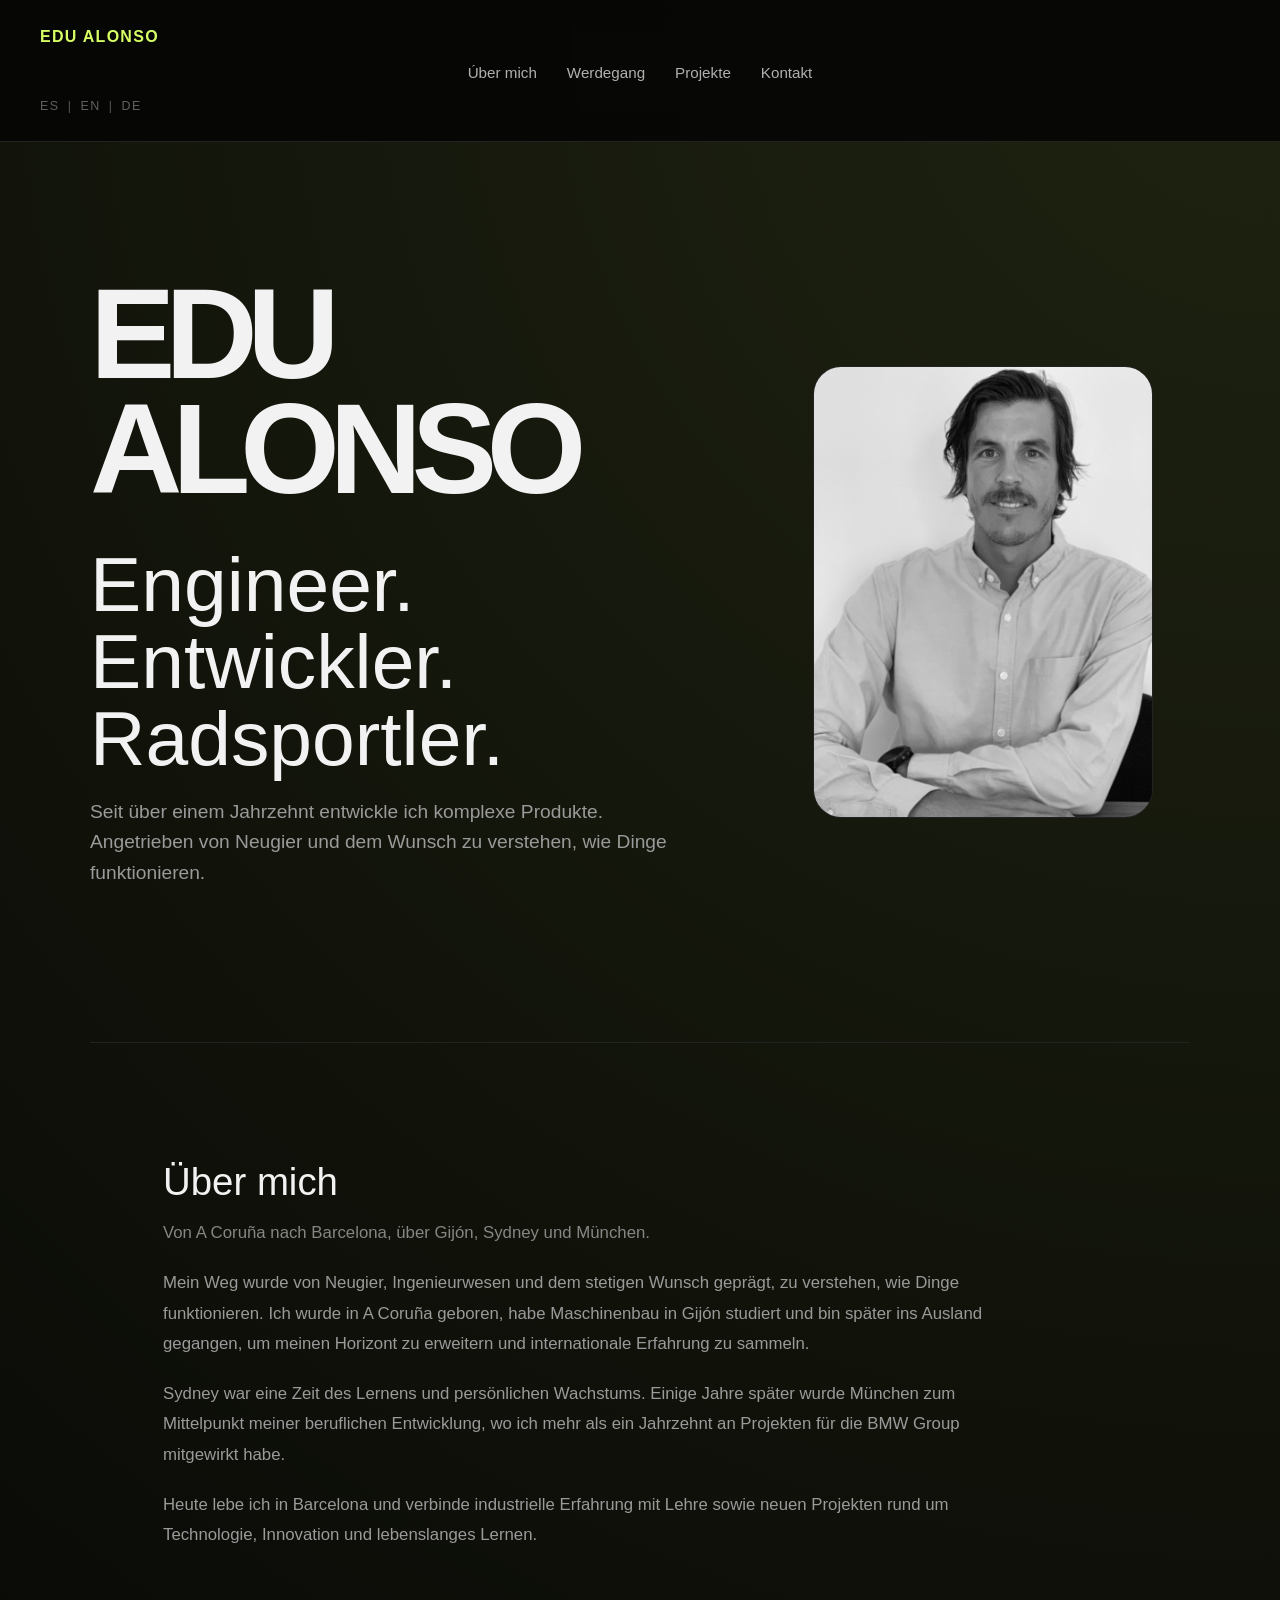
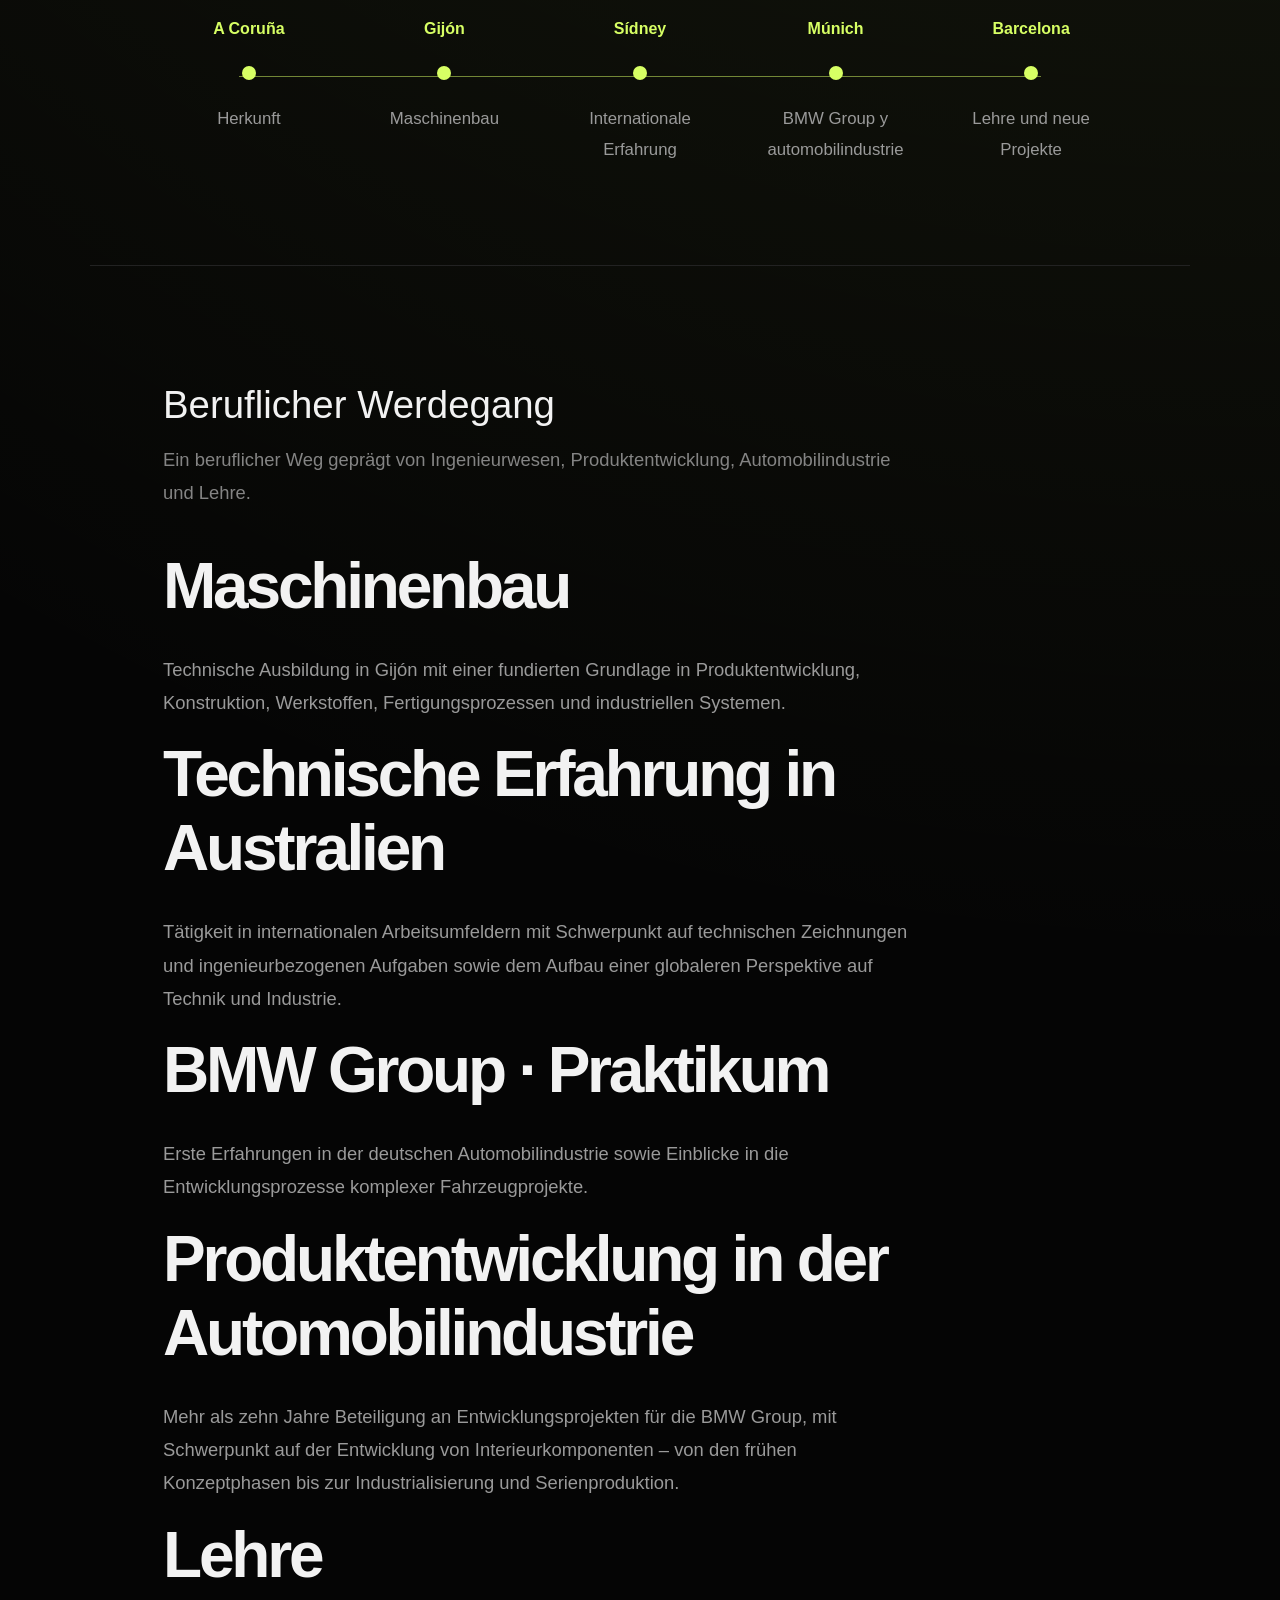
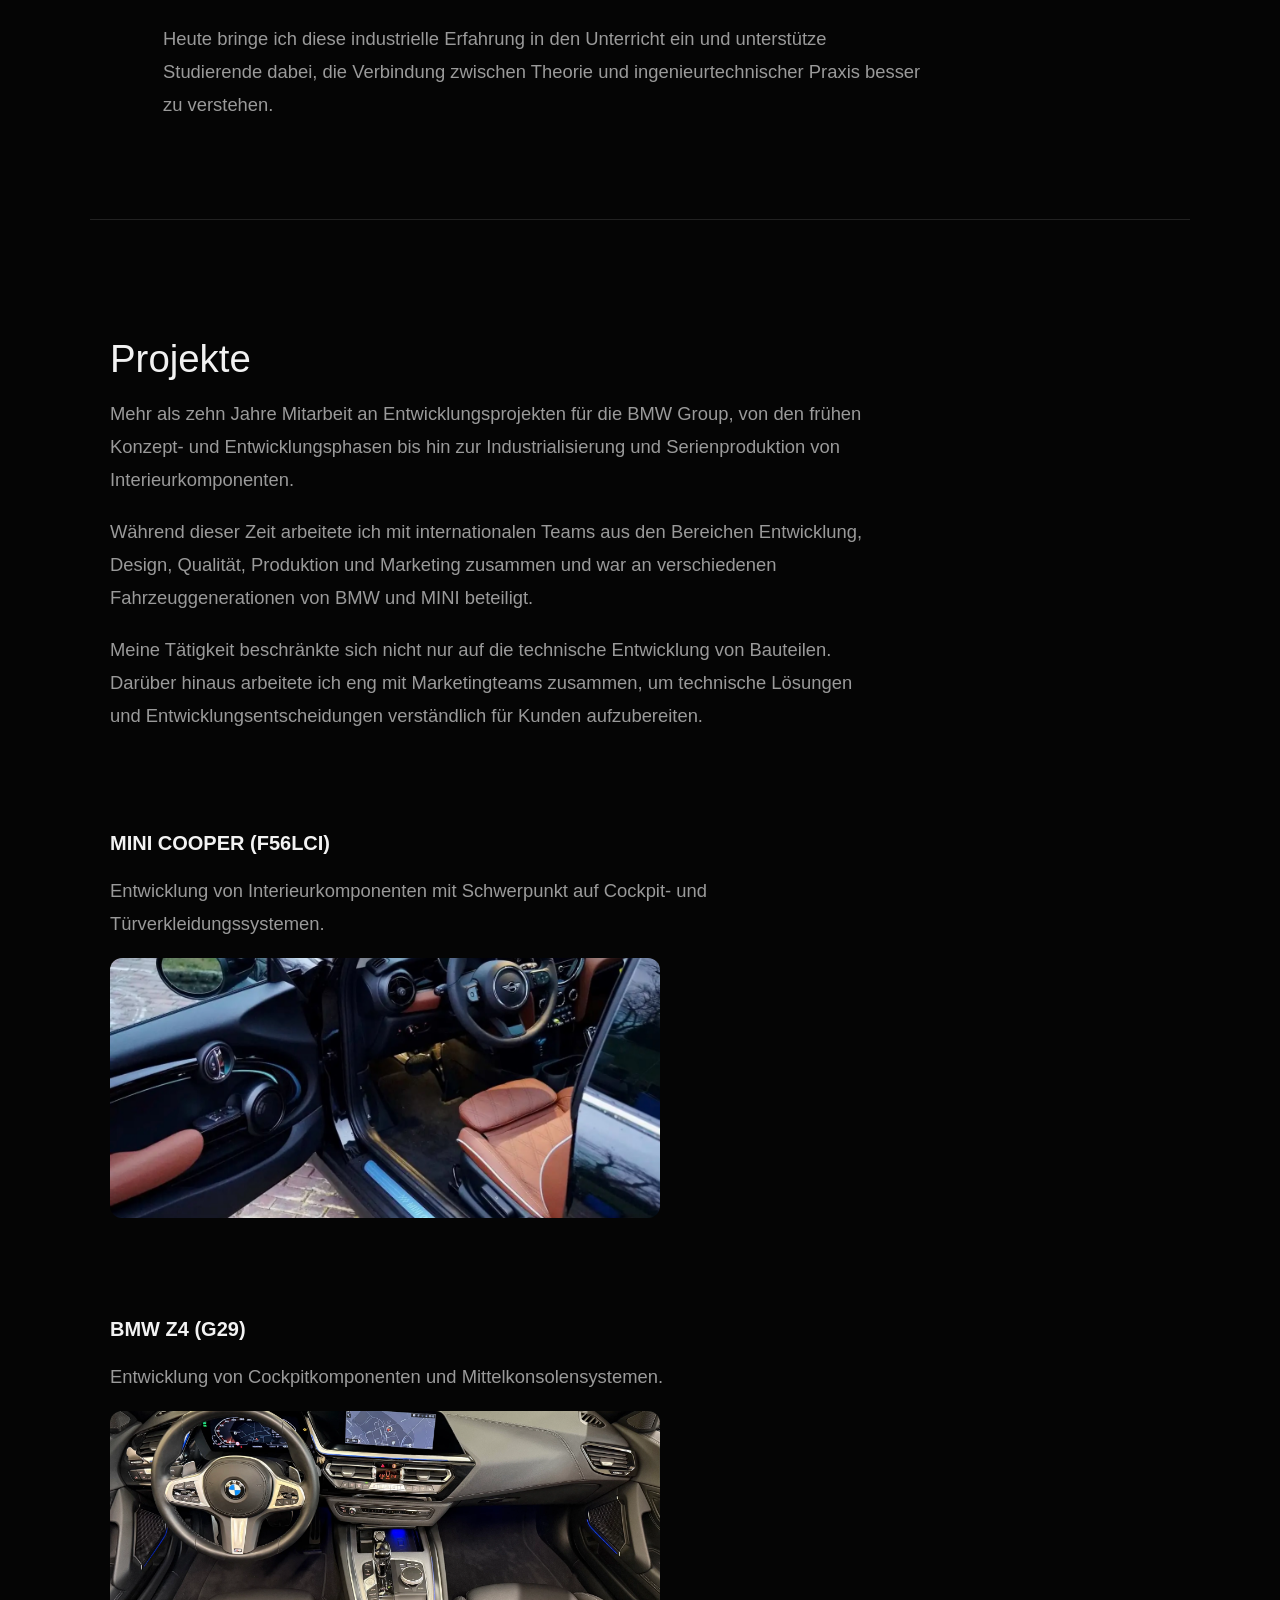
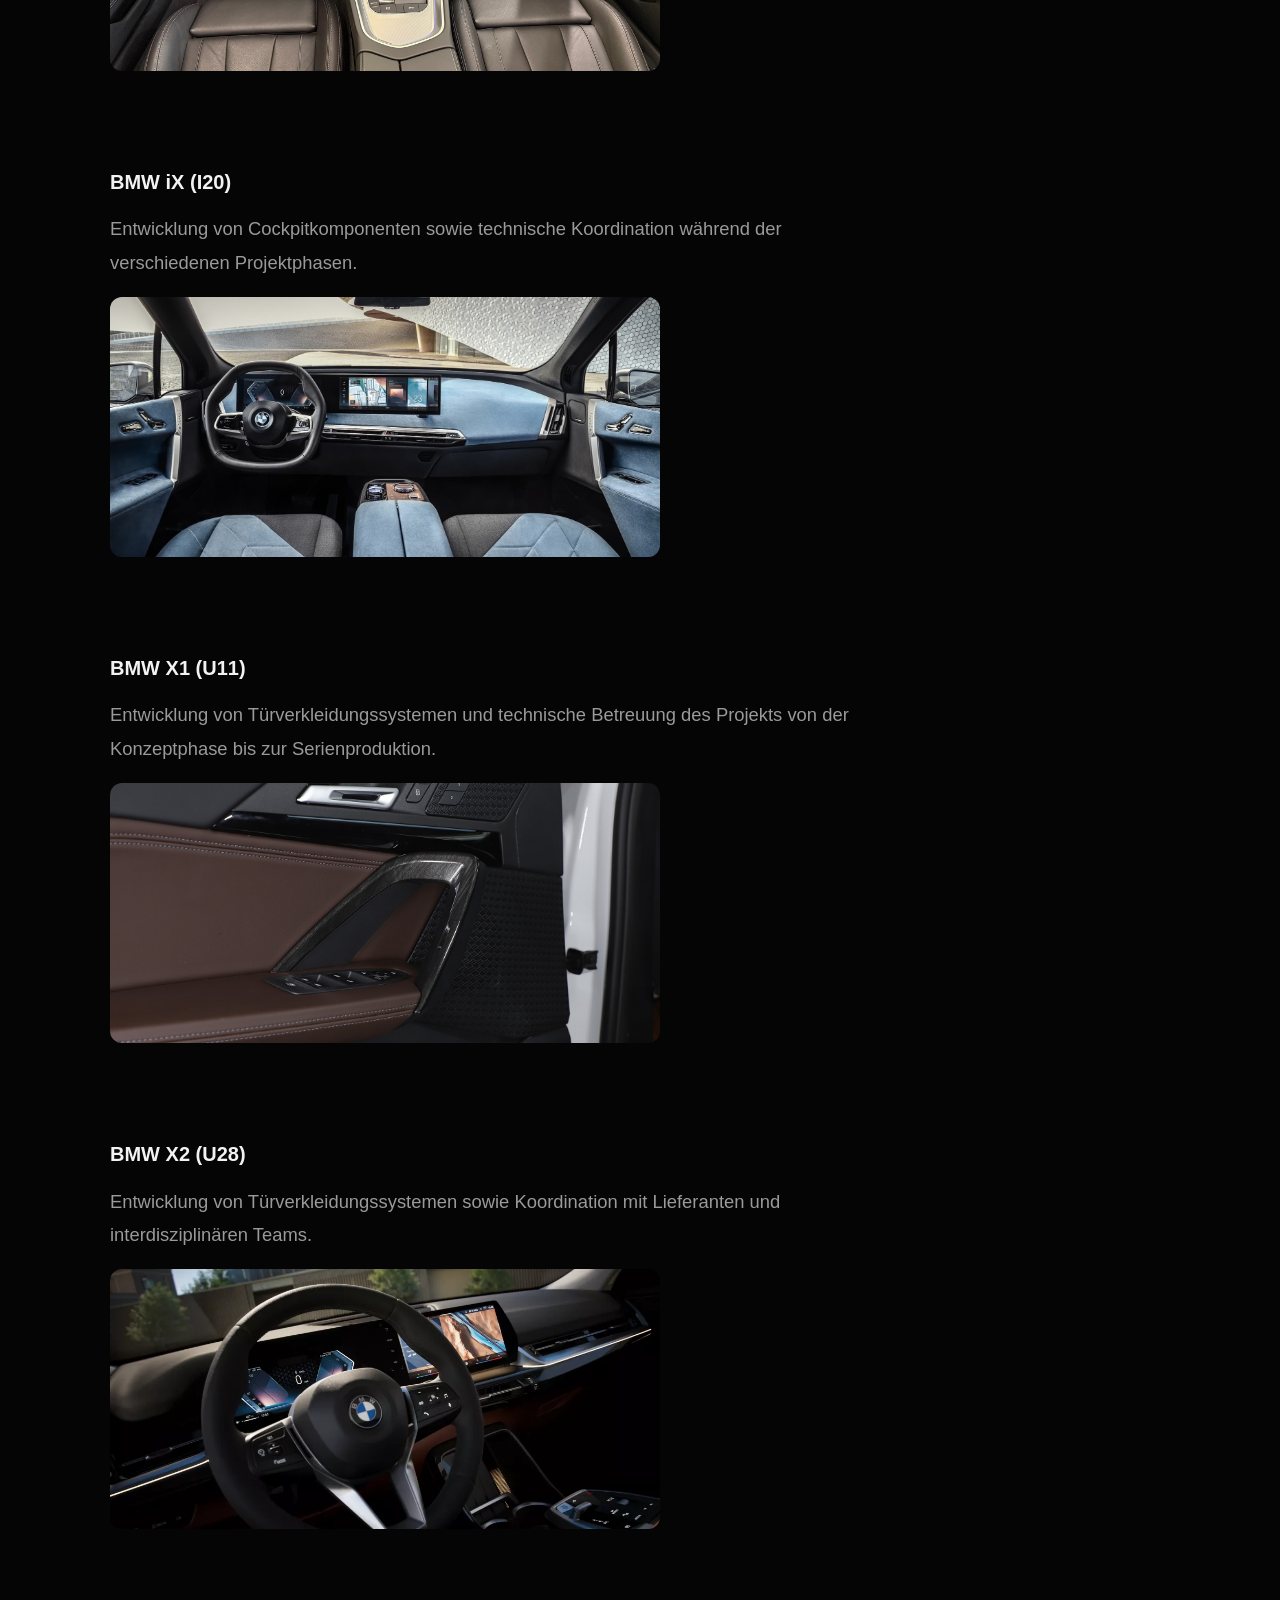
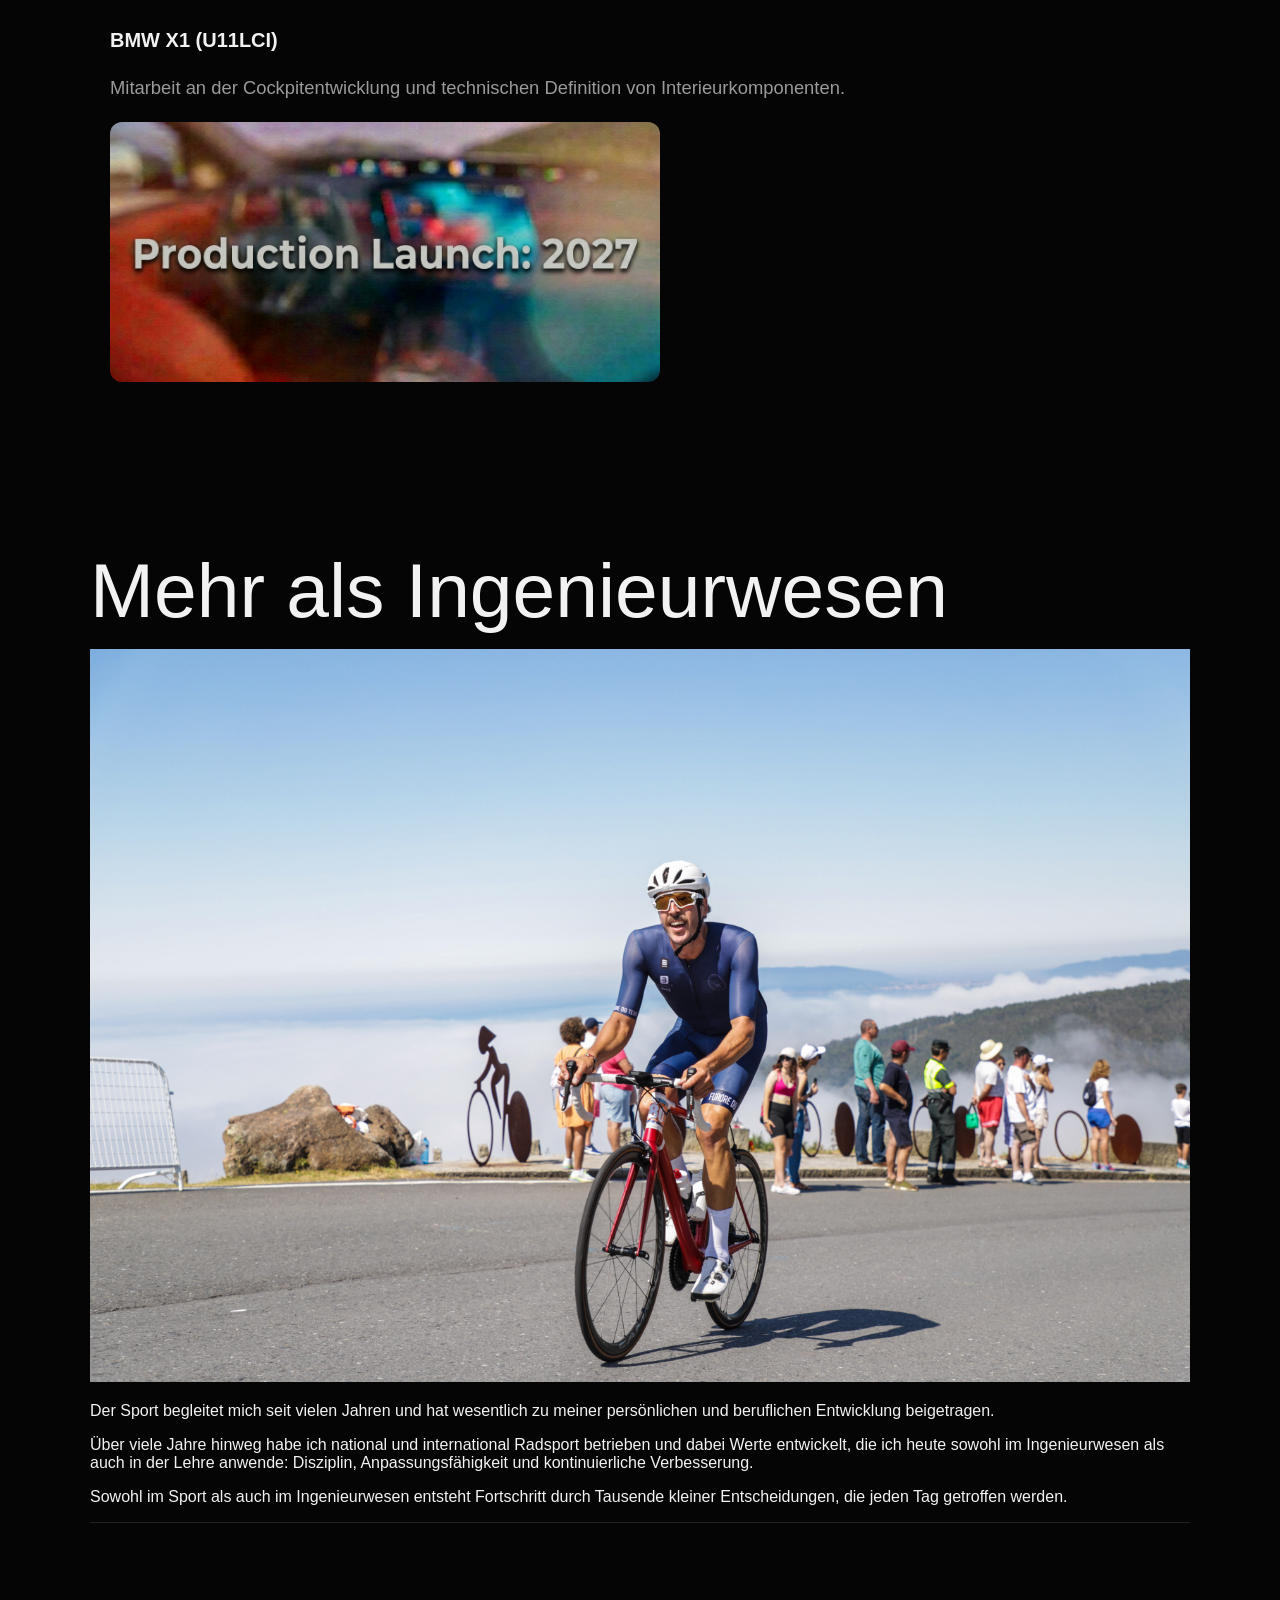
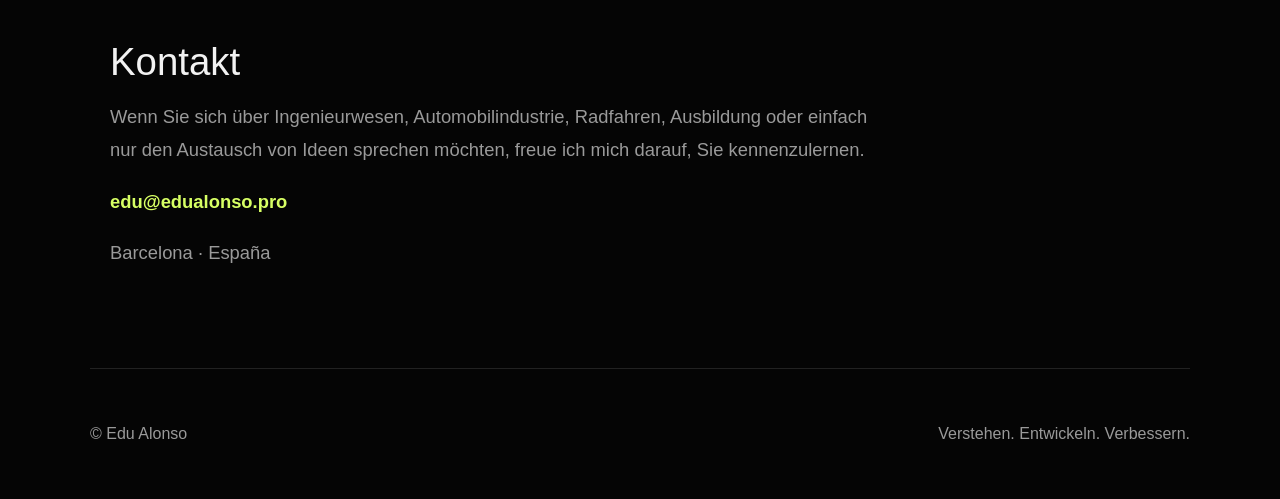
<file: DE/index.html>
<!DOCTYPE html>
<html lang="de">
<head>
  <meta charset="UTF-8" />
  <meta name="viewport" content="width=device-width, initial-scale=1.0" />

<title>Edu Alonso | Ingenieur · Produktentwicklung · Lehre</title>
  <link rel="stylesheet" href="../styles.css" />
</head>

<body>
  <nav class="navbar">
    <div class="nav-logo">EDU ALONSO</div>

    <div class="nav-links">
      <a href="#historia">Úber mich</a>
      <a href="#trayectoria">Werdegang</a>
      <a href="#proyectos">Projekte</a>
      <a href="#contacto">Kontakt</a>
    </div>
    <div class="language-switcher">
  <a href="/">ES</a>
  <span>|</span>
  <a href="/en/">EN</a>
  <span>|</span>
  <a href="/de/">DE</a>
</div>
</div>
  </nav>

  <main class="page">
    <section class="hero hero-split">
      <div class="hero-text">
        <h1>EDU ALONSO</h1>

        <h2>
          Engineer.<br />
          Entwickler.<br />
          Radsportler.
        </h2>

        

<p class="intro">

  Seit über einem Jahrzehnt entwickle ich komplexe Produkte.

  Angetrieben von Neugier und dem Wunsch zu verstehen, wie Dinge funktionieren.

</p>
      </div>

      <div class="hero-image">
        <img src="../images/edu-portrait.jpeg" alt="Retrato de Edu Alonso" />
      </div>
    </section>

    <section id="historia" class="section">
      <div class="container">
       <h2>Über mich</h2>

<p class="section-intro">
  Von A Coruña nach Barcelona, über Gijón, Sydney und München.
</p>

<p>
  Mein Weg wurde von Neugier, Ingenieurwesen und dem stetigen Wunsch geprägt,
  zu verstehen, wie Dinge funktionieren. Ich wurde in A Coruña geboren, habe
  Maschinenbau in Gijón studiert und bin später ins Ausland gegangen,
  um meinen Horizont zu erweitern und internationale Erfahrung zu sammeln.
</p>

<p>
  Sydney war eine Zeit des Lernens und persönlichen Wachstums. Einige Jahre später
  wurde München zum Mittelpunkt meiner beruflichen Entwicklung, wo ich mehr als ein
  Jahrzehnt an Projekten für die BMW Group mitgewirkt habe.
</p>

<p>
  Heute lebe ich in Barcelona und verbinde industrielle Erfahrung mit Lehre sowie
  neuen Projekten rund um Technologie, Innovation und lebenslanges Lernen.
</p>

        <div class="city-line">
          <div class="city-point">
            <h4>A Coruña</h4>
            <span class="dot"></span>
            <p>Herkunft</p>
          </div>

          <div class="city-point">
            <h4>Gijón</h4>
            <span class="dot"></span>
            <p>Maschinenbau</p>
          </div>

          <div class="city-point">
            <h4>Sídney</h4>
            <span class="dot"></span>
            <p>Internationale Erfahrung</p>
          </div>

          <div class="city-point">
            <h4>Múnich</h4>
            <span class="dot"></span>
            <p>BMW Group y automobilindustrie</p>
          </div>

          <div class="city-point">
            <h4>Barcelona</h4>
            <span class="dot"></span>
            <p>Lehre und neue Projekte</p>
          </div>
        </div>
      </div>
    </section>

    <section id="trayectoria" class="section">
      <div class="container">
        <h2>Beruflicher Werdegang</h2>

        <p class="section-intro">
Ein beruflicher Weg geprägt von Ingenieurwesen,
Produktentwicklung, Automobilindustrie und Lehre.
</p>

        <div class="career-timeline">
          <div class="career-item">
           <h3>Maschinenbau</h3>

<p>
Technische Ausbildung in Gijón mit einer fundierten Grundlage in
Produktentwicklung, Konstruktion, Werkstoffen, Fertigungsprozessen
und industriellen Systemen.
</p>
          </div>

          <div class="career-item">
            <h3>Technische Erfahrung in Australien</h3>

<p>

Tätigkeit in internationalen Arbeitsumfeldern mit Schwerpunkt auf

technischen Zeichnungen und ingenieurbezogenen Aufgaben sowie dem Aufbau

einer globaleren Perspektive auf Technik und Industrie.

</p>
          </div>

          <div class="career-item">
          <h3>BMW Group · Praktikum</h3>

<p>
Erste Erfahrungen in der deutschen Automobilindustrie sowie Einblicke
in die Entwicklungsprozesse komplexer Fahrzeugprojekte.
</p>
          </div>

          <div class="career-item">
            <h3>Produktentwicklung in der Automobilindustrie</h3>

<p>
Mehr als zehn Jahre Beteiligung an Entwicklungsprojekten für die BMW Group,
mit Schwerpunkt auf der Entwicklung von Interieurkomponenten – von den frühen
Konzeptphasen bis zur Industrialisierung und Serienproduktion.
</p>
          </div>

          <div class="career-item">
           <h3>Lehre</h3>

<p>
Heute bringe ich diese industrielle Erfahrung in den Unterricht ein und
unterstütze Studierende dabei, die Verbindung zwischen Theorie und
ingenieurtechnischer Praxis besser zu verstehen.
</p>
          </div>
        </div>
      </div>
    </section>

    <section id="proyectos" class="section">
      <h2>Projekte</h2>

      <p>
Mehr als zehn Jahre Mitarbeit an Entwicklungsprojekten für die BMW Group,
von den frühen Konzept- und Entwicklungsphasen bis hin zur Industrialisierung
und Serienproduktion von Interieurkomponenten.
</p>

      <p>
Während dieser Zeit arbeitete ich mit internationalen Teams aus den Bereichen
Entwicklung, Design, Qualität, Produktion und Marketing zusammen und war an
verschiedenen Fahrzeuggenerationen von BMW und MINI beteiligt.
</p>

     <p>
Meine Tätigkeit beschränkte sich nicht nur auf die technische Entwicklung von
Bauteilen. Darüber hinaus arbeitete ich eng mit Marketingteams zusammen, um
technische Lösungen und Entwicklungsentscheidungen verständlich für Kunden
aufzubereiten.
</p>

      <div class="project">
        <h3>MINI COOPER (F56LCI)</h3>
       <p>
Entwicklung von Interieurkomponenten mit Schwerpunkt auf Cockpit- und Türverkleidungssystemen.
</p>
        <img src="../images/f56.jpg" alt="MINI F56" />
      </div>

      <div class="project">
        <h3>BMW Z4 (G29)</h3>
        <p>
Entwicklung von Cockpitkomponenten und Mittelkonsolensystemen.
</p>
        <img src="../images/g29.jpg" alt="BMW Z4" />
      </div>

      <div class="project">
        <h3>BMW iX (I20)</h3>
        <p>
Entwicklung von Cockpitkomponenten sowie technische Koordination während
der verschiedenen Projektphasen.
</p>
        <img src="../images/i20.jpg" alt="BMW iX" />
      </div>

      <div class="project">
        <h3>BMW X1 (U11)</h3>
        <p>
Entwicklung von Türverkleidungssystemen und technische Betreuung des Projekts
von der Konzeptphase bis zur Serienproduktion.
</p>
        <img src="../images/u11.jpg" alt="BMW U11" />
      </div>

      <div class="project">
        <h3>BMW X2 (U28)</h3>
       <p>
Entwicklung von Türverkleidungssystemen sowie Koordination mit Lieferanten
und interdisziplinären Teams.
</p>
        <img src="../images/u28.jpg" alt="BMW U28" />
      </div>

      <div class="project">
        <h3>BMW X1 (U11LCI)</h3>
     <p>
Mitarbeit an der Cockpitentwicklung und technischen Definition von
Interieurkomponenten.
</p>
        <img src="../images/u11lci.jpg" alt="BMW U11LCI" />
      </div>
    </section>

    <section id="mas-alla">
      <h2>Mehr als Ingenieurwesen</h2>

      <div class="hero-cycling">
        <img src="../images/ciclismo.jpg" alt="Edu Alonso compitiendo" />

        <div class="cycling-overlay">
          <p class="quote">
Der Sport begleitet mich seit vielen Jahren und hat wesentlich zu meiner persönlichen und beruflichen Entwicklung beigetragen.
</p>

          <p class="quote">
Über viele Jahre hinweg habe ich national und international Radsport betrieben und dabei Werte entwickelt, die ich heute sowohl im Ingenieurwesen als auch in der Lehre anwende: Disziplin, Anpassungsfähigkeit und kontinuierliche Verbesserung.
</p>

          <p class="quote final-quote">
Sowohl im Sport als auch im Ingenieurwesen entsteht Fortschritt durch Tausende kleiner Entscheidungen, die jeden Tag getroffen werden.
</p>
        </div>
      </div>
    </section>

    <section id="contacto" class="section">
      <h2> Kontakt</h2>

      <p>
        Wenn Sie sich über Ingenieurwesen, Automobilindustrie, Radfahren, Ausbildung oder einfach nur den Austausch von Ideen sprechen möchten, freue ich mich darauf, Sie kennenzulernen.
      </p>

      <p>
        <a href="mailto:edu@edualonso.pro">edu@edualonso.pro</a>
      </p>

      <p class="contact-signature">
        Barcelona · España
      </p>
    </section>

    <footer class="footer">
      <p>© Edu Alonso</p>
     <p>Verstehen. Entwickeln. Verbessern.</p>
    </footer>
  </main>

  <script src="../script.js"></script>
</body>
</html>
</file>
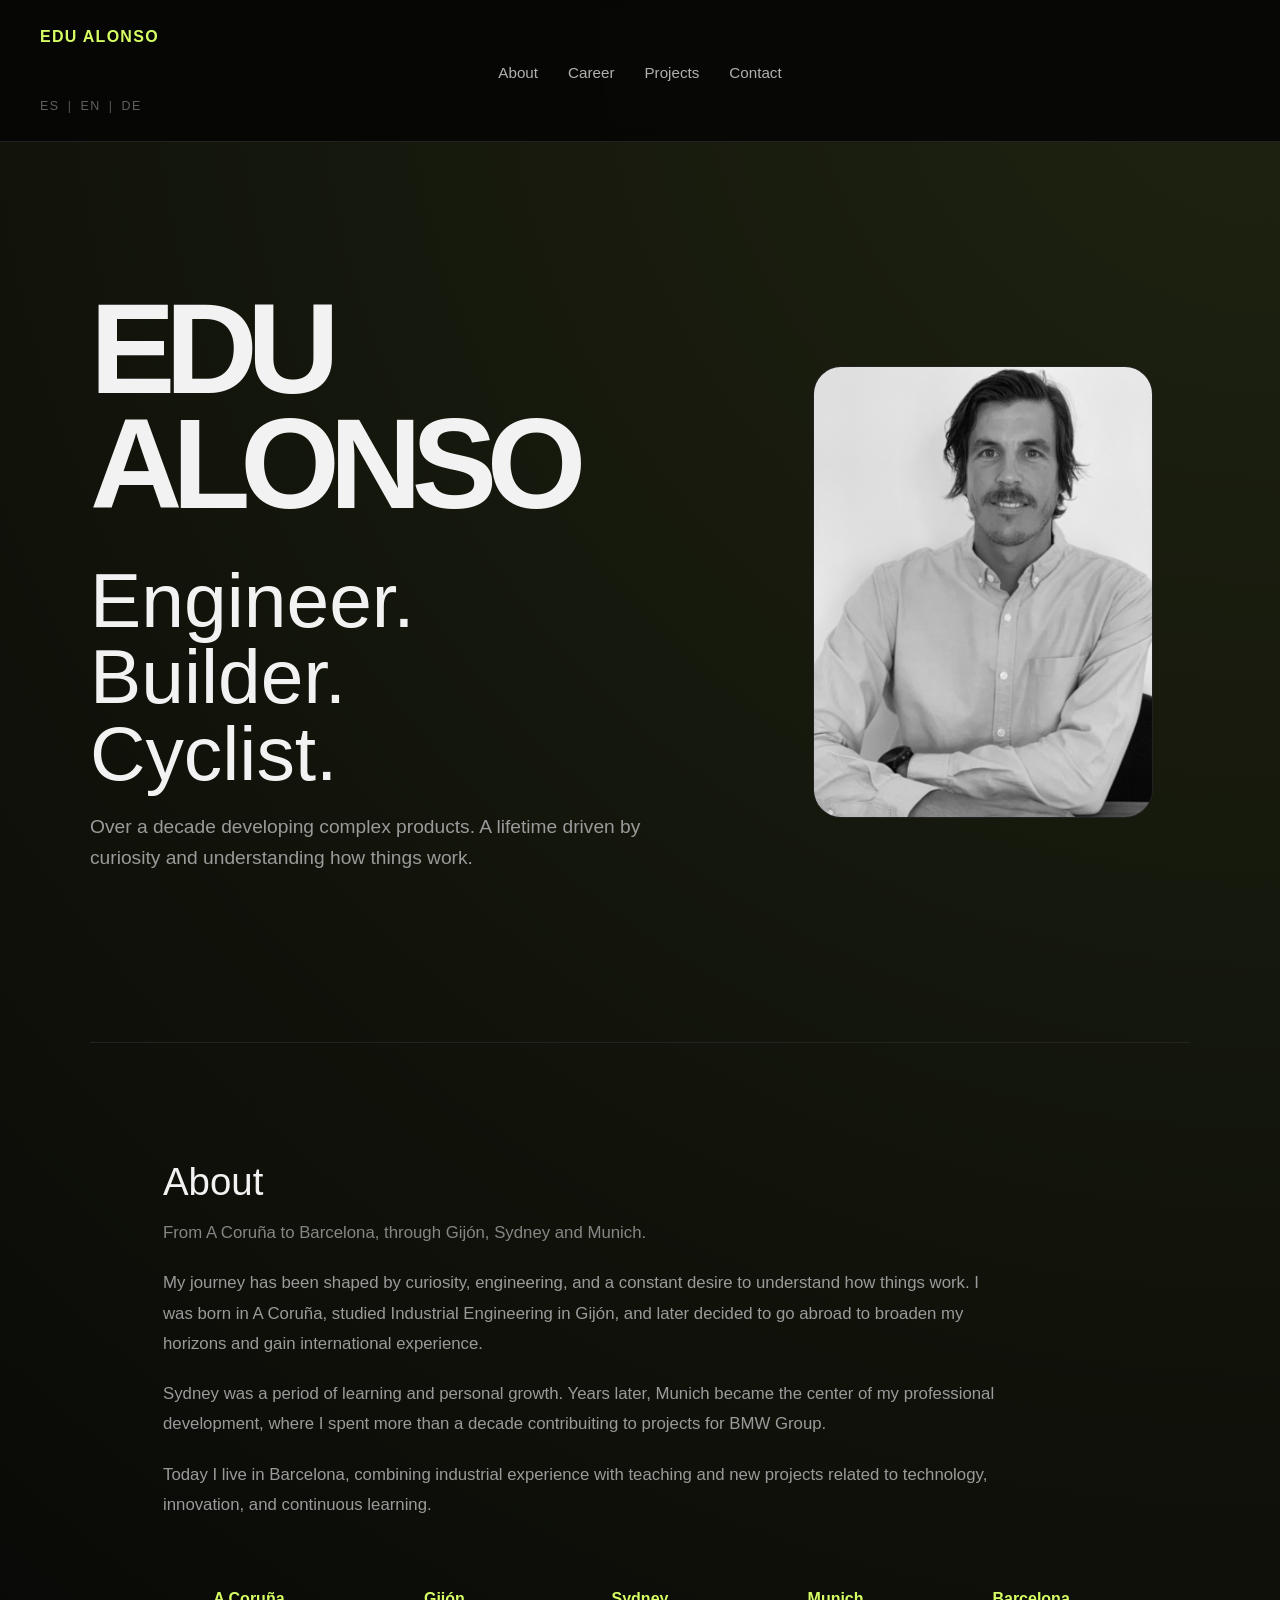
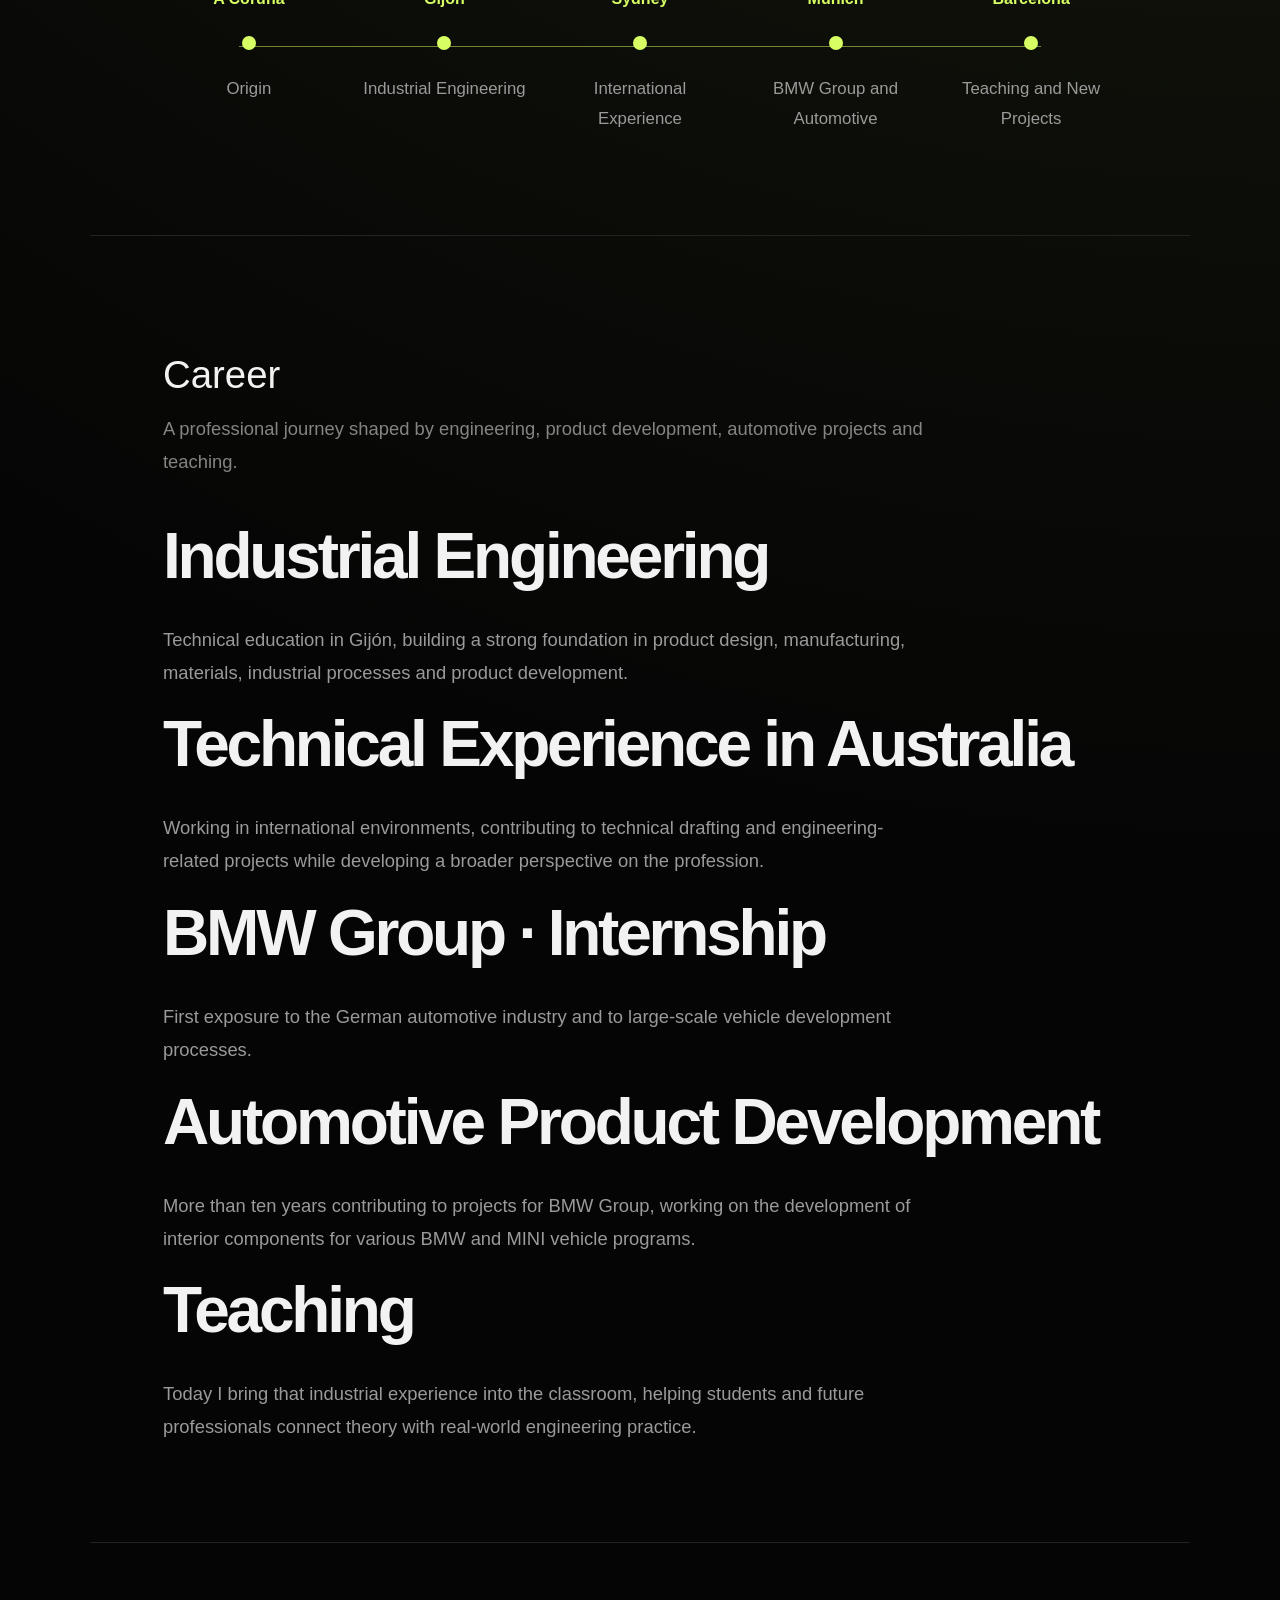
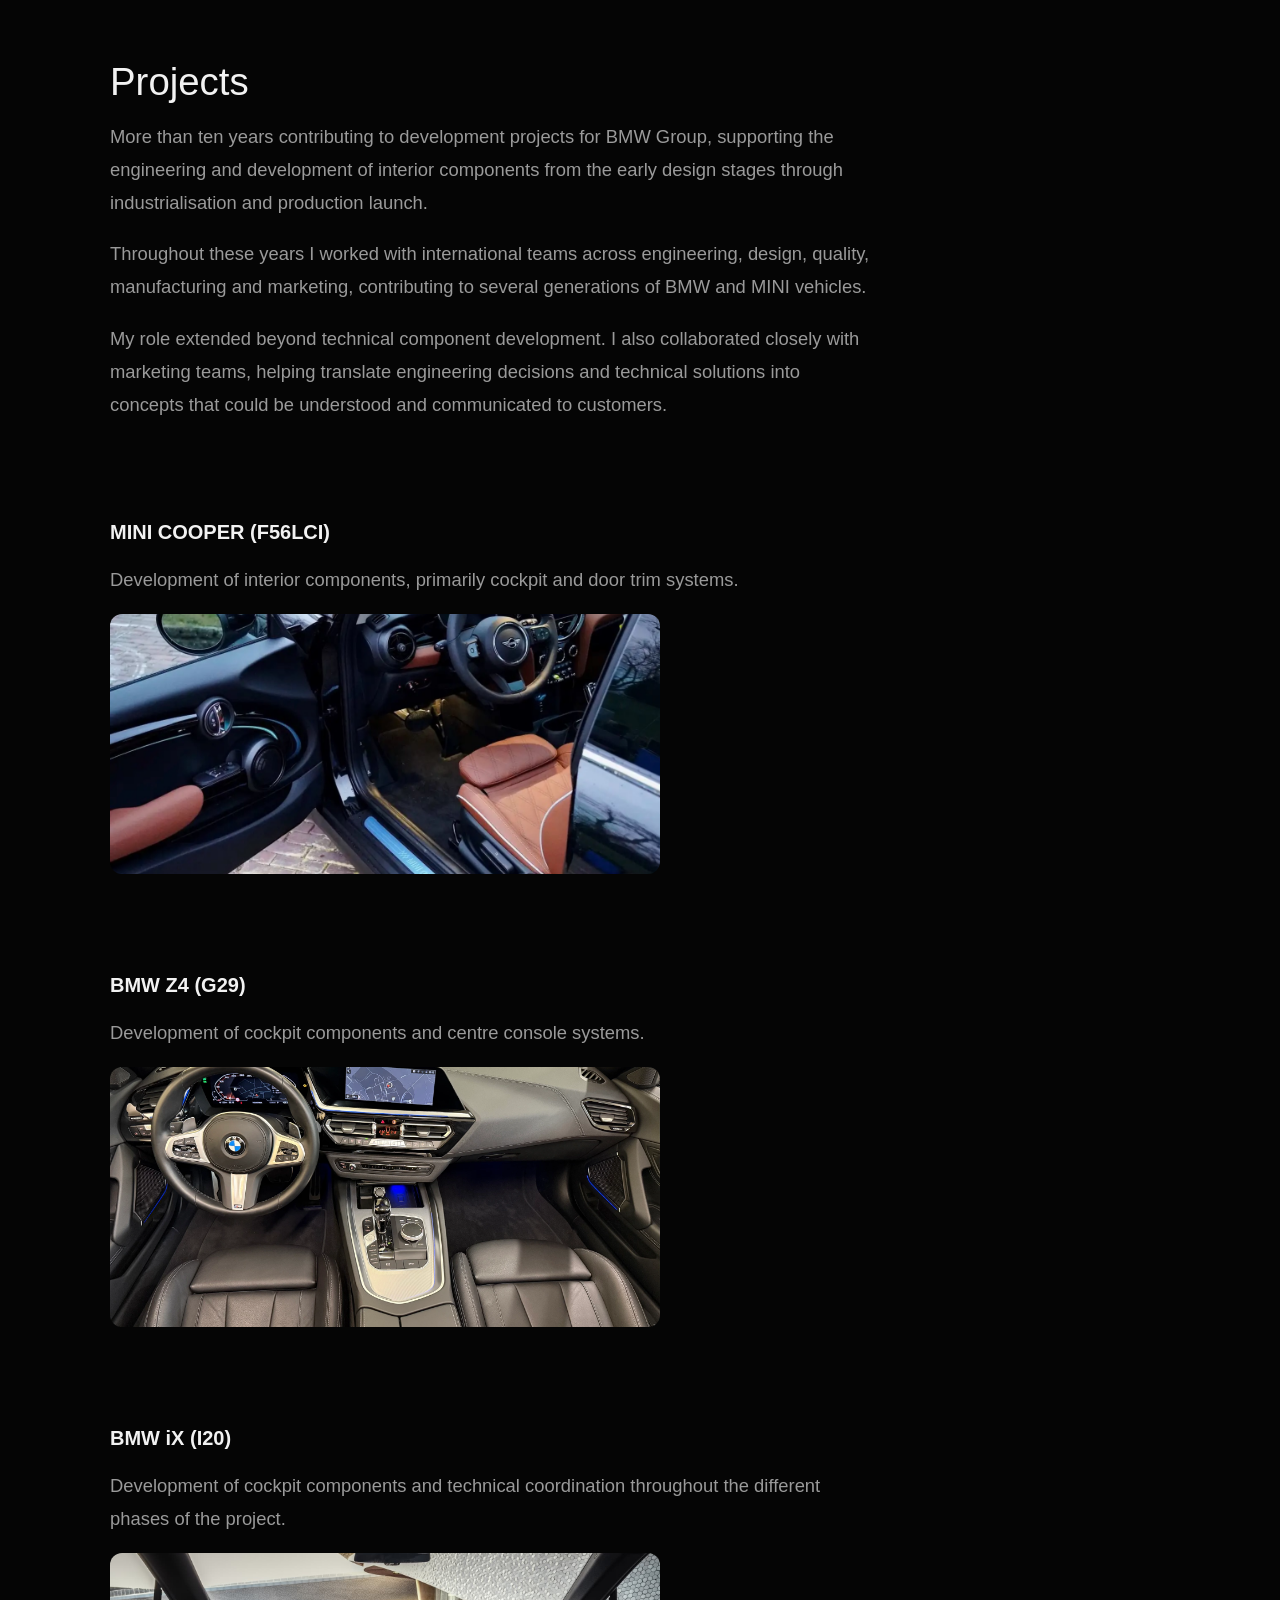
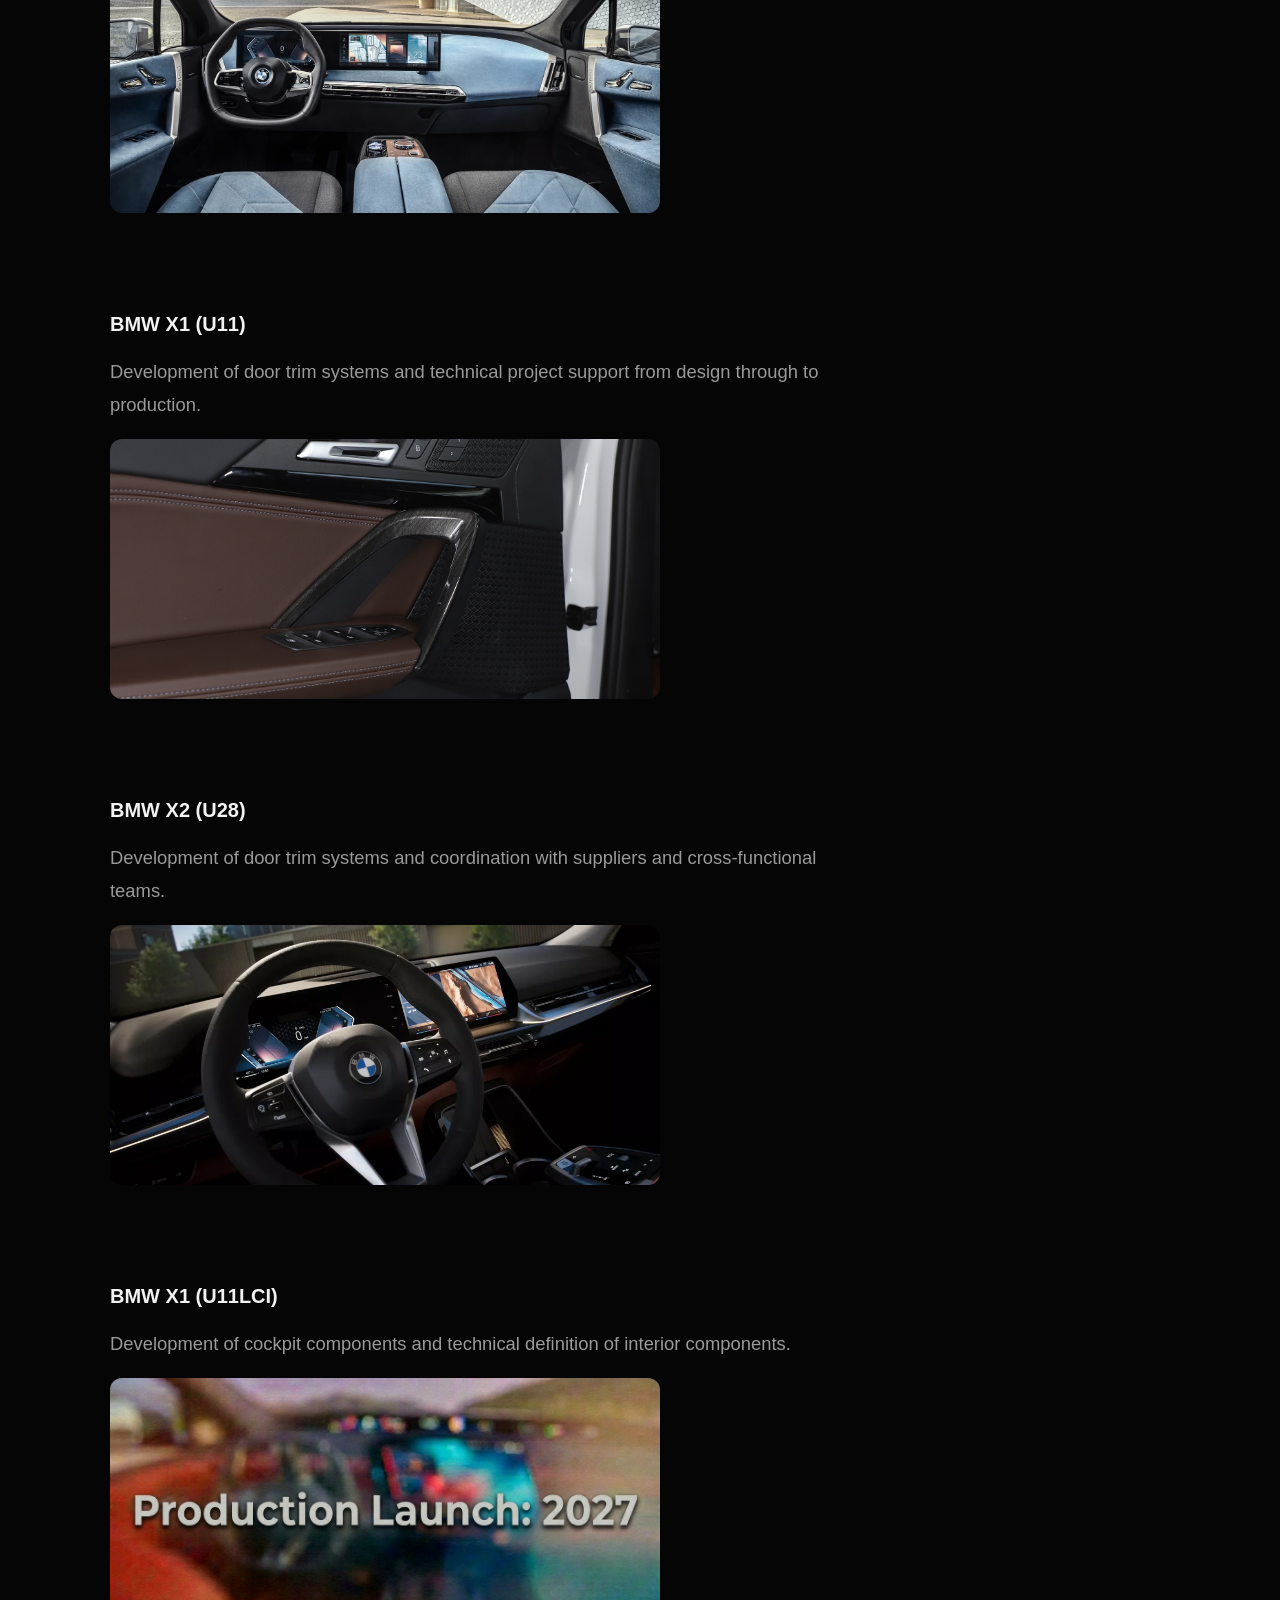
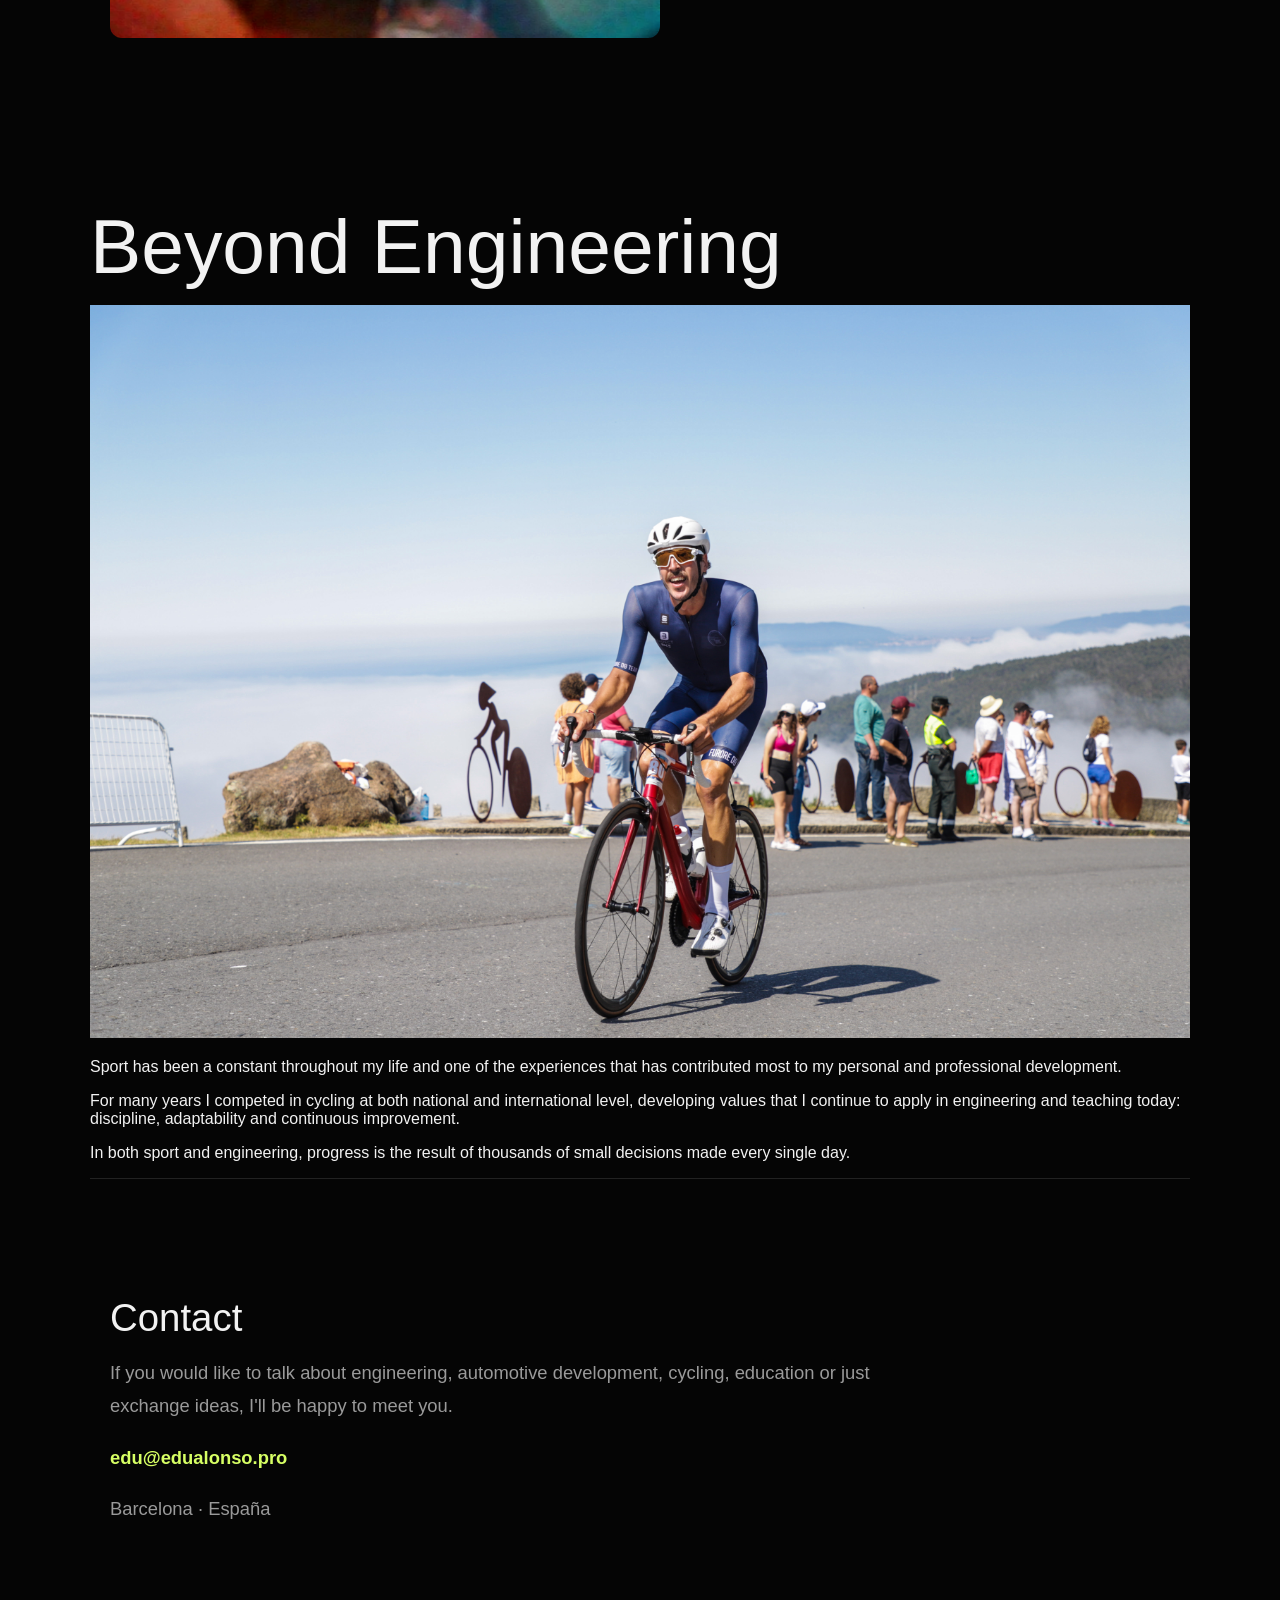
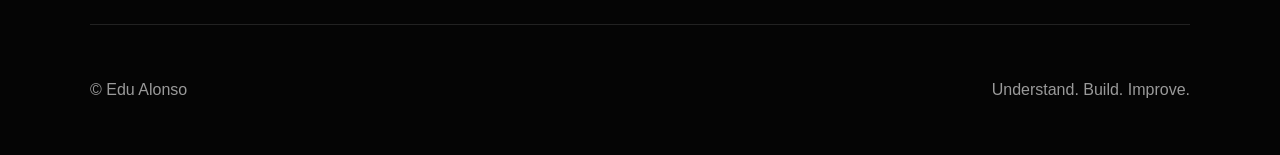
<file: EN/index.html>
<!DOCTYPE html>
<html lang="en">
<head>
  <meta charset="UTF-8" />
  <meta name="viewport" content="width=device-width, initial-scale=1.0" />

<title>Edu Alonso | Engineer · Product Development · Education</title>
  <link rel="stylesheet" href="../styles.css"/ />
</head>

<body>
  <nav class="navbar">
    <div class="nav-logo">EDU ALONSO</div>

    <div class="nav-links">
      <a href="#historia">About</a>
      <a href="#trayectoria">Career</a>
      <a href="#proyectos">Projects</a>
      <a href="#contacto">Contact</a>
    </div>
    <div class="language-switcher">
  <a href="/">ES</a>
  <span>|</span>
  <a href="/en/">EN</a>
  <span>|</span>
  <a href="/de/">DE</a>
</div>
  </nav>

  <main class="page">
    <section class="hero hero-split">
      <div class="hero-text">
        <h1>EDU ALONSO</h1>

        <h2>
          Engineer.<br />
          Builder.<br />
          Cyclist.
        </h2>

        <p class="intro">
          Over a decade developing complex products.
          A lifetime driven by curiosity and understanding how things work.
        </p>
      </div>

      <div class="hero-image">
        <img src="../images/edu-portrait.jpeg" alt="Retrato de Edu Alonso" />
      </div>
    </section>

    <section id="historia" class="section">
      <div class="container">
        <h2>About</h2>

        <p class="section-intro">
          From A Coruña to Barcelona, through Gijón, Sydney and Munich.
        </p>

        <p>
          My journey has been shaped by curiosity, engineering, and a constant desire to understand how things work. I was born in A Coruña, studied Industrial Engineering in Gijón, and later decided to go abroad to broaden my horizons and gain international experience.
        </p>

        <p>
          Sydney was a period of learning and personal growth. Years later, Munich became the center of my professional development, where I spent more than a decade contribuiting to projects for BMW Group.
        </p>

        <p>
          Today I live in Barcelona, combining industrial experience with teaching and new projects related to technology, innovation, and continuous learning.
        </p>

        <div class="city-line">
          <div class="city-point">
            <h4>A Coruña</h4>
            <span class="dot"></span>
            <p>Origin</p>
          </div>

          <div class="city-point">
            <h4>Gijón</h4>
            <span class="dot"></span>
            <p>Industrial Engineering</p>
          </div>

          <div class="city-point">
            <h4>Sydney</h4>
            <span class="dot"></span>
            <p>International Experience</p>
          </div>

          <div class="city-point">
            <h4>Munich</h4>
            <span class="dot"></span>
            <p>BMW Group and Automotive</p>
          </div>

          <div class="city-point">
            <h4>Barcelona</h4>
            <span class="dot"></span>
            <p>Teaching and New Projects</p>
          </div>
        </div>
      </div>
    </section>

    <section id="trayectoria" class="section">
      <div class="container">
        <h2>Career</h2>

        <p class="section-intro">
         A professional journey shaped by engineering, product development,
         automotive projects and teaching.
        </p>

        <div class="career-timeline">
          <div class="career-item">
            <h3>Industrial Engineering </h3>
            <p>
              Technical education in Gijón, building a strong foundation in product design,
              manufacturing, materials, industrial processes and product development.
            </p>
          </div>

          <div class="career-item">
          <h3>Technical Experience in Australia</h3>
          <p>
          Working in international environments, contributing to technical drafting and
          engineering-related projects while developing a broader perspective on the profession.
          </p>
          </div>

          <div class="career-item">
            <h3>BMW Group · Internship</h3>
            <p>
              First exposure to the German automotive industry and to large-scale vehicle
              development processes.
            </p>
          </div>

          <div class="career-item">
           <h3>Automotive Product Development</h3>
           <p>
           More than ten years contributing to projects for BMW Group, working on the
           development of interior components for various BMW and MINI vehicle programs.
           </p>
          </div>

          <div class="career-item">
            <h3>Teaching</h3>
          <p>
           Today I bring that industrial experience into the classroom, helping students
           and future professionals connect theory with real-world engineering practice.
          </p>
          </div>
        </div>
      </div>
    </section>

    <section id="proyectos" class="section">
      <h2>Projects</h2>

      <p>
More than ten years contributing to development projects for BMW Group,
supporting the engineering and development of interior components from the
early design stages through industrialisation and production launch.
</p>

      <p>
Throughout these years I worked with international teams across engineering,
design, quality, manufacturing and marketing, contributing to several
generations of BMW and MINI vehicles.
</p>

      <p>
My role extended beyond technical component development. I also collaborated
closely with marketing teams, helping translate engineering decisions and
technical solutions into concepts that could be understood and communicated to customers.
</p>

      <div class="project">
        <h3>MINI COOPER (F56LCI)</h3>
        <p>

Development of interior components, primarily cockpit and door trim systems.

</p>
        <img src="../images/f56.jpg" alt="MINI F56" />
      </div>

      <div class="project">
        <h3>BMW Z4 (G29)</h3>
        <p>
Development of cockpit components and centre console systems.
</p>
        <img src="../images/g29.jpg" alt="BMW Z4" />
      </div>

      <div class="project">
        <h3>BMW iX (I20)</h3>
        <p>
          Development of cockpit components and technical coordination throughout the
          different phases of the project.
        </p>
        <img src="../images/i20.jpg" alt="BMW iX" />
      </div>

      <div class="project">
        <h3>BMW X1 (U11)</h3>
       <p>
Development of door trim systems and technical project support from design
through to production.
</p>
        <img src="../images/u11.jpg" alt="BMW U11" />
      </div>

      <div class="project">
        <h3>BMW X2 (U28)</h3>
        <p>
Development of door trim systems and coordination with suppliers and
cross-functional teams.
</p>
        <img src="../images/u28.jpg" alt="BMW U28" />
      </div>

      <div class="project">
        <h3>BMW X1 (U11LCI)</h3>
        <p>
          Development of cockpit components and technical definition of interior
          components.
        </p>
        <img src="../images/u11lci.jpg" alt="BMW U11LCI" />
      </div>
    </section>

    <section id="mas-alla">
      <h2>Beyond Engineering</h2>

      <div class="hero-cycling">
        <img src="../images/ciclismo.jpg" alt="Edu Alonso compitiendo" />

        <div class="cycling-overlay">
         <p class="quote">
Sport has been a constant throughout my life and one of the experiences that has contributed most to my personal and professional development.
</p>

         <p class="quote">
For many years I competed in cycling at both national and international level, developing values that I continue to apply in engineering and teaching today: discipline, adaptability and continuous improvement.
</p>

          <p class="quote final-quote">
In both sport and engineering, progress is the result of thousands of small decisions made every single day.
</p>
        </div>
      </div>
    </section>

    <section id="contacto" class="section">
      <h2>Contact</h2>

      <p>
        If you would like to talk about engineering, automotive development, cycling, education or just exchange ideas, I'll be happy to meet you.
      </p>

      <p>
        <a href="mailto:edu@edualonso.pro">edu@edualonso.pro</a>
      </p>

      <p class="contact-signature">
        Barcelona · España
      </p>
    </section>

    <footer class="footer">
      <p>© Edu Alonso</p>
      <p>Understand. Build. Improve.</p>
    </footer>
  </main>

  <script src="../script.js"></script>
</body>
</html>
</file>
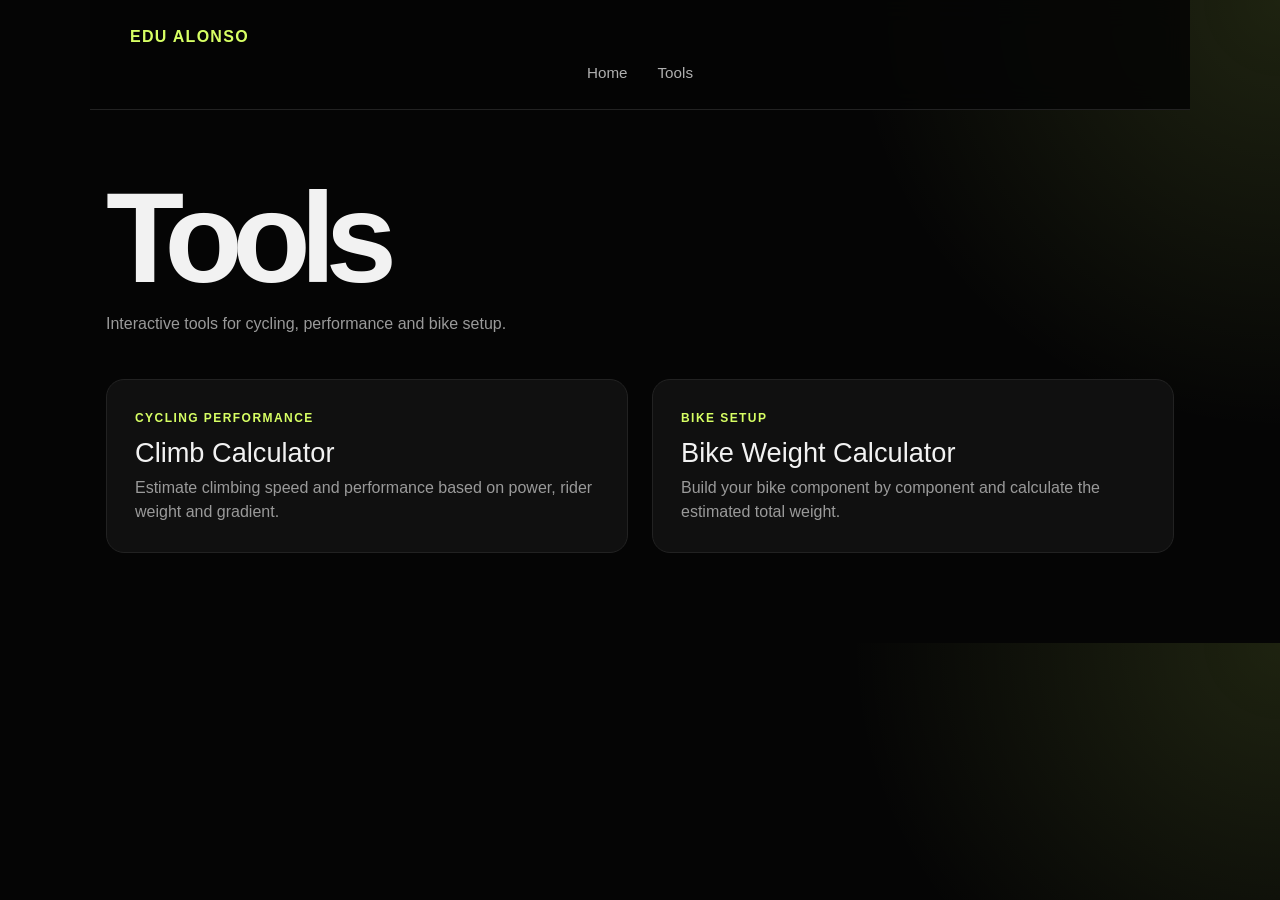
<file: tools/index.html>
<!DOCTYPE html>
<html lang="en">
<head>
  <meta charset="UTF-8">
  <meta name="viewport" content="width=device-width, initial-scale=1.0">

  <title>Tools | Edu Alonso</title>

  <link rel="stylesheet" href="../styles.css">

  <style>
    .tools-page {
      width: min(1100px, calc(100% - 32px));
      margin: 0 auto;
      padding: 70px 0 90px;
    }

    .tools-intro {
      max-width: 720px;
      margin-bottom: 42px;
    }

    .tools-intro p {
      color: var(--muted);
      line-height: 1.6;
    }

    .tools-grid {
      display: grid;
      grid-template-columns: repeat(2, minmax(0, 1fr));
      gap: 24px;
    }

    .tool-card {
      display: block;
      padding: 28px;
      border: 1px solid var(--line);
      border-radius: 18px;
      background: var(--card);
      color: var(--text);
      text-decoration: none;
      transition:
        transform 0.2s ease,
        border-color 0.2s ease;
    }

    .tool-card:hover {
      transform: translateY(-4px);
      border-color: var(--accent);
    }

    .tool-label {
      display: inline-block;
      margin-bottom: 14px;
      font-size: 0.75rem;
      font-weight: 700;
      letter-spacing: 0.12em;
      color: var(--accent);
    }

    .tool-card h2 {
      margin: 0 0 10px;
      font-size: 1.7rem;
    }

    .tool-card p {
      margin: 0;
      color: var(--muted);
      line-height: 1.5;
    }

    @media (max-width: 720px) {
      .tools-grid {
        grid-template-columns: 1fr;
      }

      .tools-page {
        padding-top: 45px;
      }
    }
  </style>
</head>

<body>

  <div class="page">

    <header class="navbar">
      <div class="nav-logo">EDU ALONSO</div>

      <div class="nav-links">
        <a href="/">Home</a>
        <a href="/tools/">Tools</a>
      </div>
    </header>

    <main class="tools-page">

      <section class="tools-intro">
        <h1>Tools</h1>

        <p>
          Interactive tools for cycling, performance and bike setup.
        </p>
      </section>

      <section class="tools-grid">

        <a class="tool-card" href="/tools/climb-calculator/">
          <span class="tool-label">CYCLING PERFORMANCE</span>

          <h2>Climb Calculator</h2>

          <p>
            Estimate climbing speed and performance based on power,
            rider weight and gradient.
          </p>
        </a>

        <a class="tool-card" href="/tools/bike-weight/">
          <span class="tool-label">BIKE SETUP</span>

          <h2>Bike Weight Calculator</h2>

          <p>
            Build your bike component by component and calculate
            the estimated total weight.
          </p>
        </a>

      </section>

    </main>

  </div>

</body>
</html>
</file>
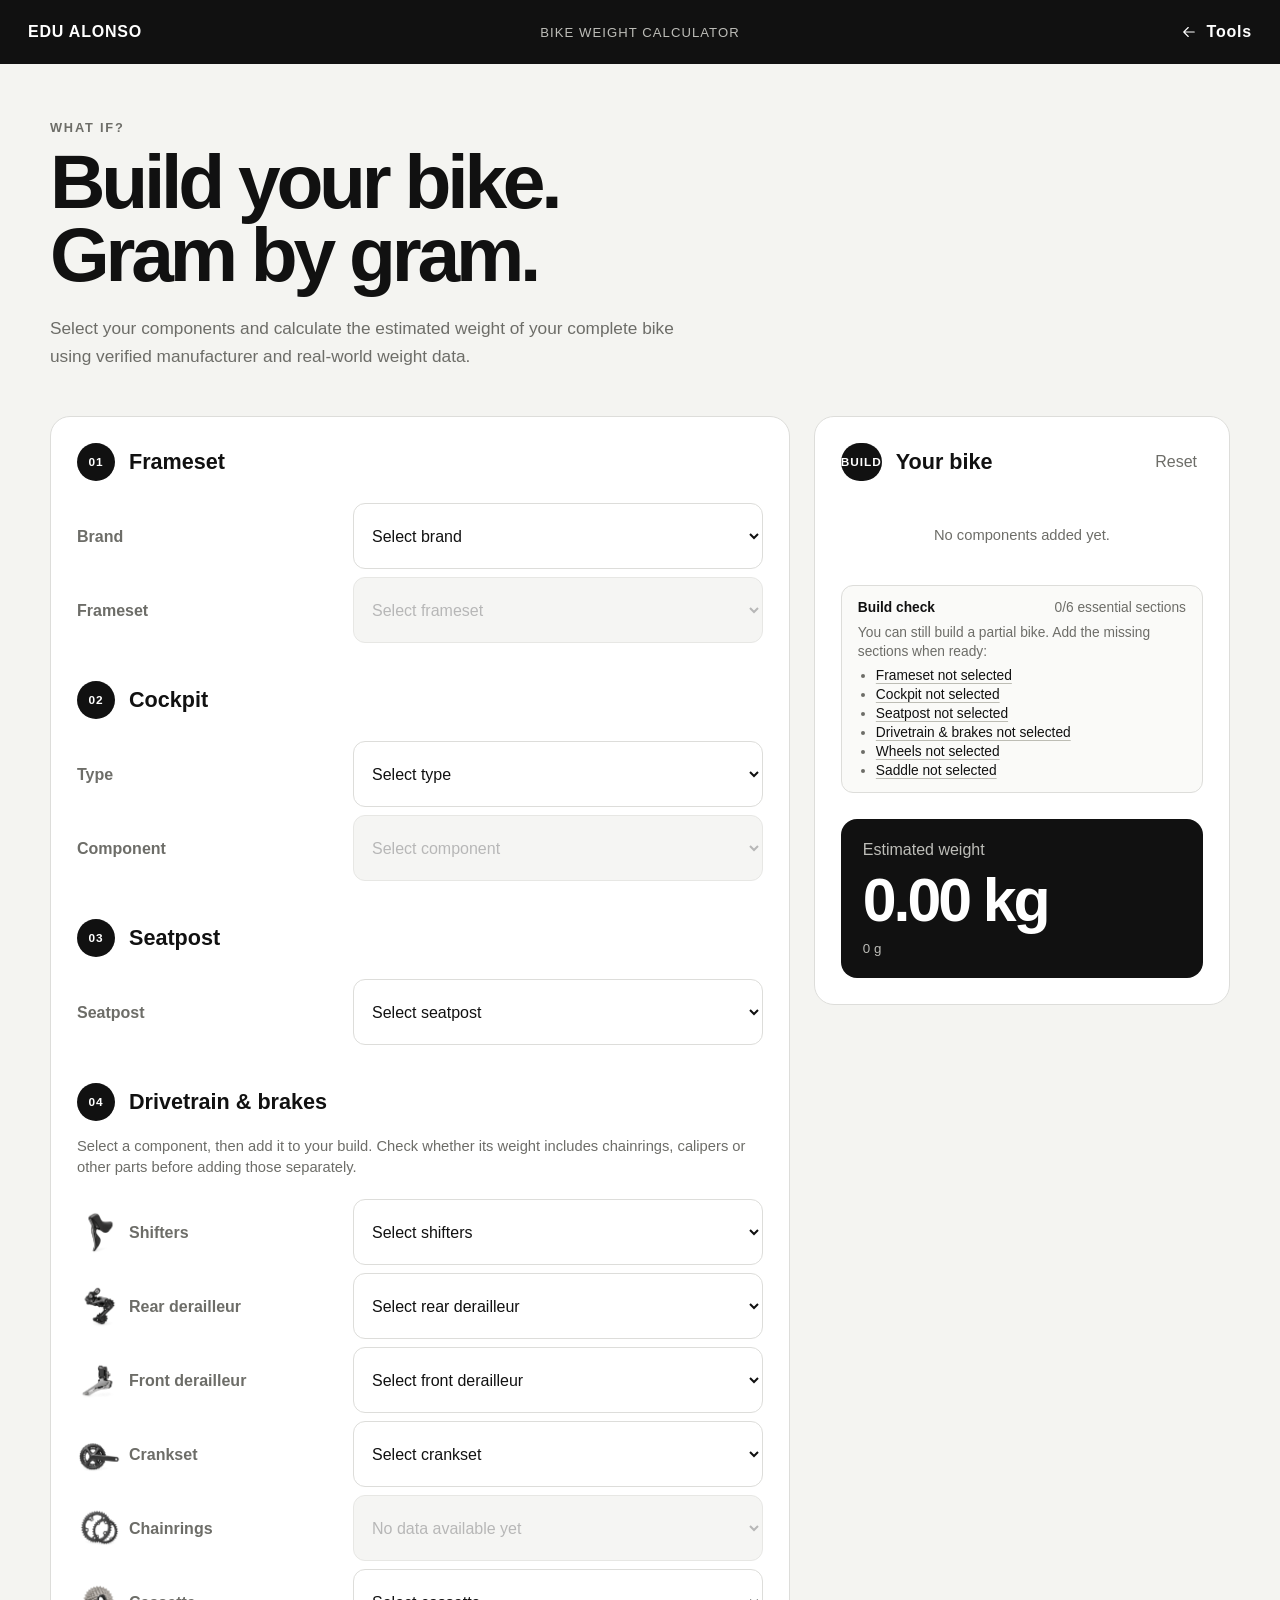
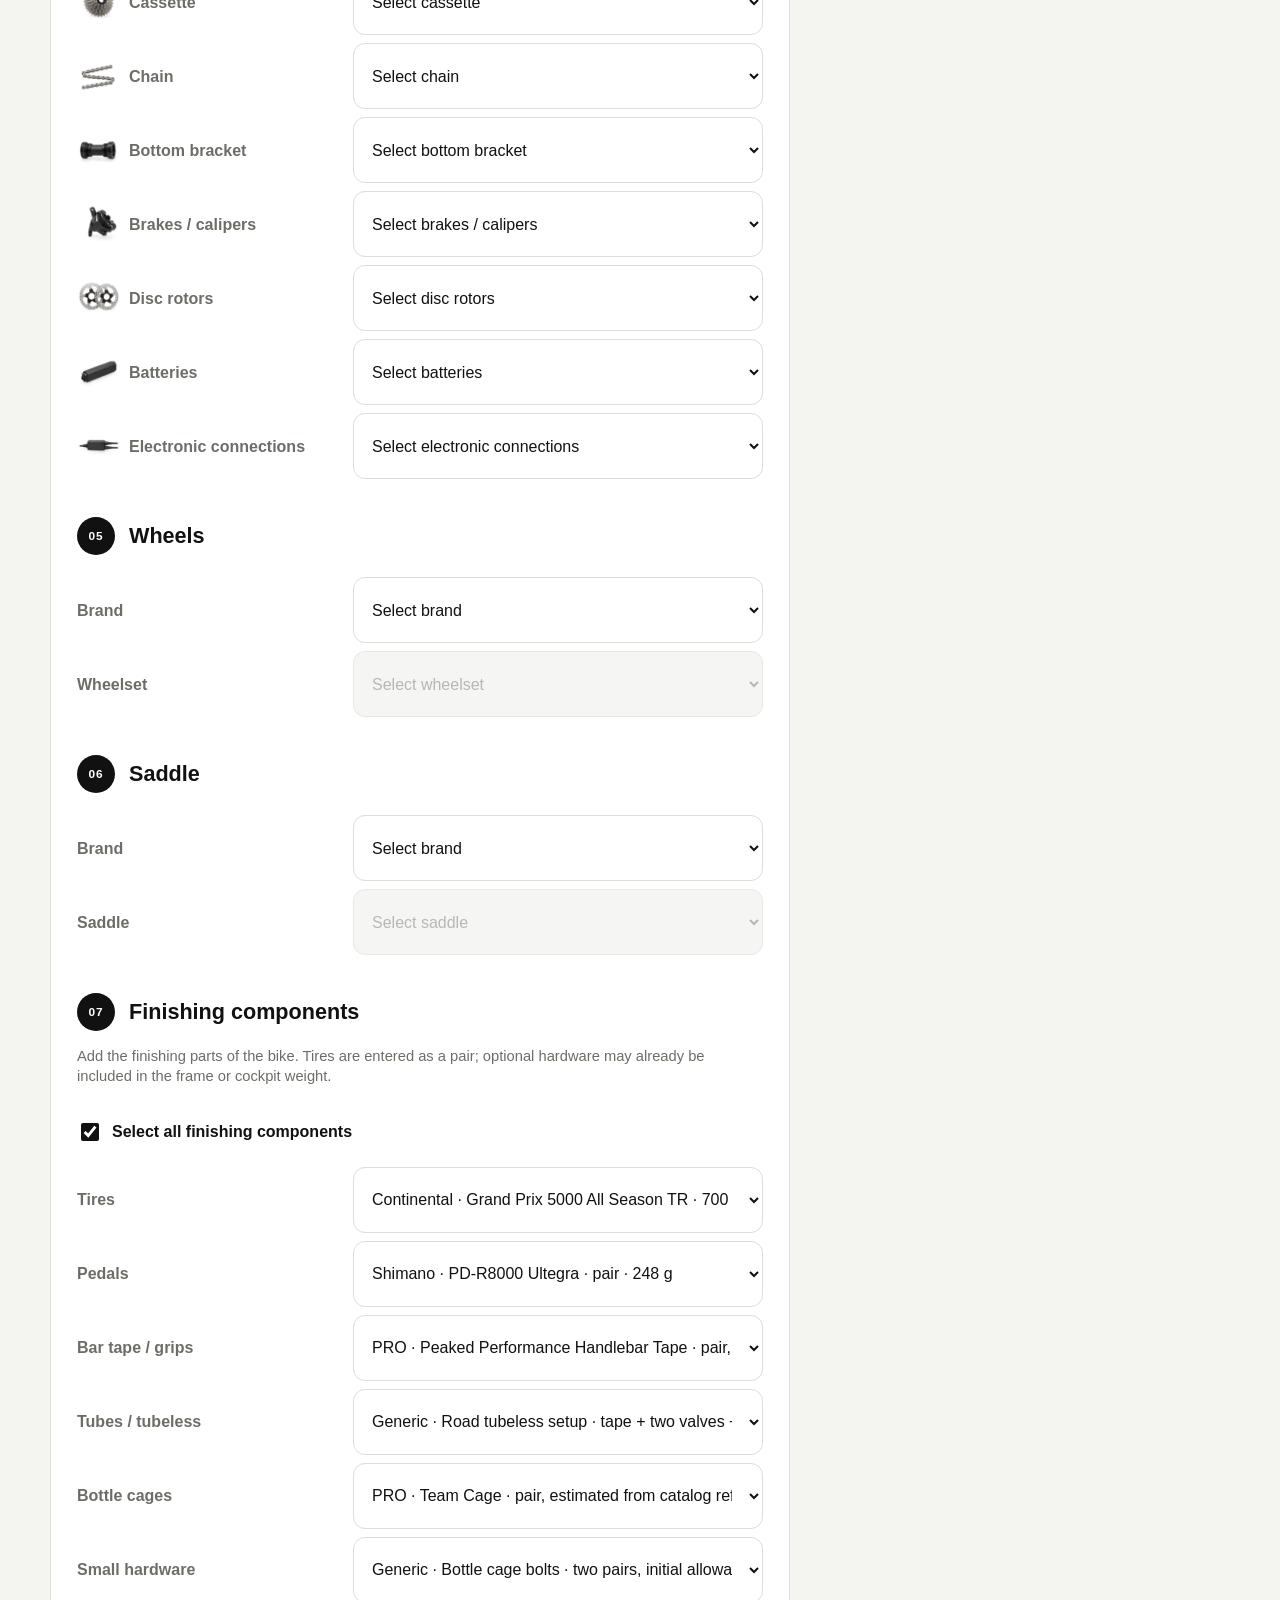
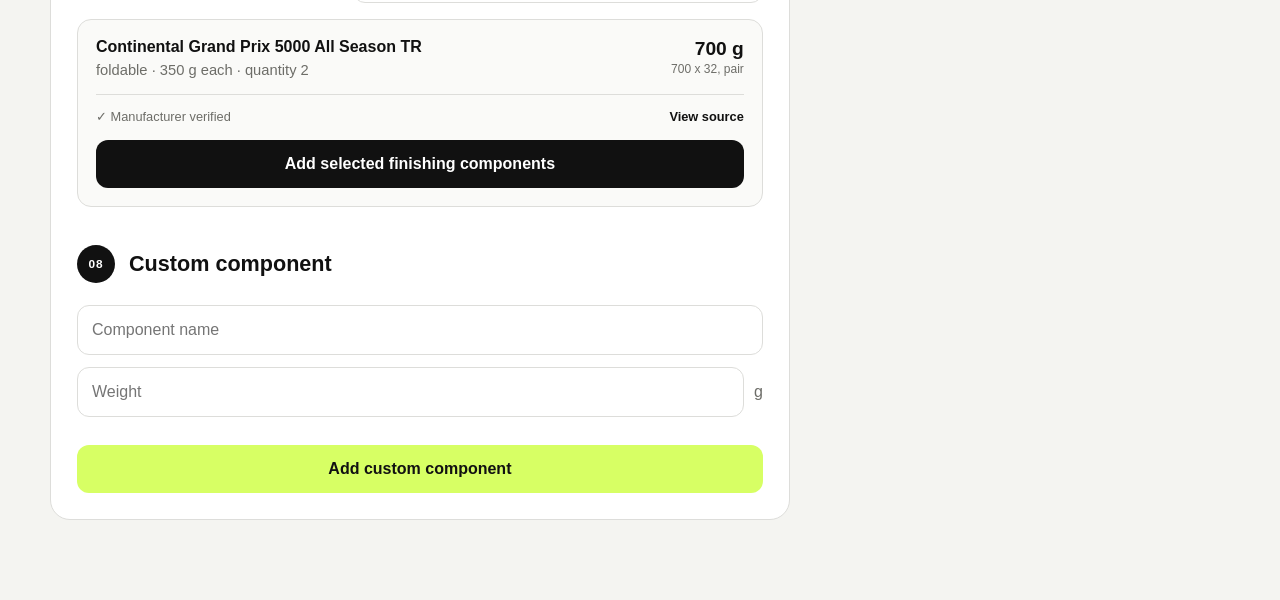
<file: tools/bike-weight/index.html>
<!DOCTYPE html>
<html lang="en">
<head>
  <meta charset="UTF-8">
  <meta name="viewport" content="width=device-width, initial-scale=1.0">

  <title>Bike Weight Calculator | Edu Alonso</title>

  <link rel="stylesheet" href="styles.css">
</head>

<body>

  <header class="tool-header">
    <a class="logo" href="/">EDU ALONSO</a>
    <span class="tool-title" aria-current="page">BIKE WEIGHT CALCULATOR</span>
    <nav class="tool-nav" aria-label="Tool navigation">
      <a href="/tools/" aria-label="Back to Tools">
        <svg viewBox="0 0 24 24" width="18" height="18" fill="none" stroke="currentColor" stroke-width="1.5" stroke-linecap="round" stroke-linejoin="round" aria-hidden="true">
          <path d="M19 12H5m6-6-6 6 6 6" />
        </svg>
        Tools
      </a>
    </nav>
  </header>



  <main class="calculator">

    <section class="intro">
      <p class="eyebrow">WHAT IF?</p>

      <h1>Build your bike.<br>Gram by gram.</h1>

      <p class="intro-text">
        Select your components and calculate the estimated weight
        of your complete bike using verified manufacturer and
        real-world weight data.
      </p>
    </section>


    <div class="calculator-layout">

      <!-- LEFT SIDE -->
      <section class="components-panel">

        <div class="section-heading">
          <div>
            <span class="step">01</span>
            <h2>Frameset</h2>
          </div>
        </div>


        <div class="selector-group">

          <label for="frame-brand">Brand</label>

          <select id="frame-brand">
            <option value="">Select brand</option>
          </select>


          <label for="frame-model">Frameset</label>

          <select id="frame-model" disabled>
            <option value="">Select frameset</option>
          </select>

        </div>


        <div id="frame-info" class="component-info hidden">

          <div class="component-main">

            <div>
              <span id="frame-name" class="component-name"></span>
              <span id="frame-config" class="component-config"></span>
            </div>

            <div class="weight-block">
              <strong id="frame-weight"></strong>
              <span id="frame-includes" class="weight-includes"></span>
            </div>

          </div>

          <div class="source-row">
            <span id="frame-source-type"></span>

            <a
              id="frame-source"
              href="#"
              target="_blank"
              rel="noopener noreferrer"
            >
              View source
            </a>
          </div>

          <button id="add-frame" class="add-button">
            Add to build
          </button>

        </div>


        <div class="section-heading section-spacing">
          <div>
            <span class="step">02</span>
            <h2>Cockpit</h2>
          </div>
        </div>


        <div class="selector-group">

          <label for="cockpit-type">Type</label>

          <select id="cockpit-type">
            <option value="">Select type</option>
          </select>


          <label for="cockpit-model">Component</label>

          <select id="cockpit-model" disabled>
            <option value="">Select component</option>
          </select>

        </div>


        <div id="cockpit-info" class="component-info hidden" aria-live="polite">

          <div class="component-main">

            <div>
              <span id="cockpit-name" class="component-name"></span>
              <span id="cockpit-config" class="component-config"></span>
            </div>

            <div class="weight-block">
              <strong id="cockpit-weight"></strong>
              <span id="cockpit-includes" class="weight-includes"></span>
            </div>

          </div>

          <div class="source-row">
            <span id="cockpit-source-type"></span>

            <a
              id="cockpit-source"
              href="#"
              target="_blank"
              rel="noopener noreferrer"
            >
              View source
            </a>
          </div>

          <button id="add-cockpit" class="add-button">
            Add to build
          </button>

        </div>


        <div class="section-heading section-spacing">

          <div>
            <span class="step">03</span>
            <h2>Seatpost</h2>
          </div>

        </div>

        <div class="selector-group">

          <label for="seatpost-model">Seatpost</label>

          <select id="seatpost-model" disabled>
            <option value="">Loading seatposts…</option>
          </select>

        </div>

        <div id="seatpost-info" class="component-info hidden" aria-live="polite">

          <div class="component-main">

            <div>
              <span id="seatpost-name" class="component-name"></span>
              <span id="seatpost-config" class="component-config"></span>
            </div>

            <div class="weight-block">
              <strong id="seatpost-weight"></strong>
              <span id="seatpost-includes" class="weight-includes"></span>
            </div>

          </div>

          <div class="source-row">
            <span id="seatpost-source-type"></span>

            <a
              id="seatpost-source"
              href="#"
              target="_blank"
              rel="noopener noreferrer"
            >
              View source
            </a>
          </div>

          <button id="add-seatpost" class="add-button">
            Add to build
          </button>

        </div>

        <div class="section-heading section-spacing">
          <div>
            <span class="step">04</span>
            <h2>Drivetrain &amp; brakes</h2>
          </div>
        </div>
        <p class="component-config">Select a component, then add it to your build. Check whether its weight includes chainrings, calipers or other parts before adding those separately.</p>
        <p id="data-status" class="component-config hidden" role="status"></p>
        <div class="selector-group">
          <label for="shifters"><span class="component-label-icon component-image-shifters" aria-hidden="true"></span>Shifters</label>
          <select id="shifters" disabled><option value="">Loading components…</option></select>
          <label for="rear-derailleur"><span class="component-label-icon component-image-rear-derailleur" aria-hidden="true"></span>Rear derailleur</label>
          <select id="rear-derailleur" disabled><option value="">Loading components…</option></select>
          <label for="front-derailleur"><span class="component-label-icon component-image-front-derailleur" aria-hidden="true"></span>Front derailleur</label>
          <select id="front-derailleur" disabled><option value="">Loading components…</option></select>
          <label for="crankset"><span class="component-label-icon component-image-crankset" aria-hidden="true"></span>Crankset</label>
          <select id="crankset" disabled><option value="">Loading components…</option></select>
          <label for="chainrings"><span class="component-label-icon component-image-chainrings" aria-hidden="true"></span>Chainrings</label>
          <select id="chainrings" disabled><option value="">Loading components…</option></select>
          <label for="cassette"><span class="component-label-icon component-image-cassette" aria-hidden="true"></span>Cassette</label>
          <select id="cassette" disabled><option value="">Loading components…</option></select>
          <label for="chain"><span class="component-label-icon component-image-chain" aria-hidden="true"></span>Chain</label>
          <select id="chain" disabled><option value="">Loading components…</option></select>
          <label for="bottom-bracket"><span class="component-label-icon component-image-bottom-bracket" aria-hidden="true"></span>Bottom bracket</label>
          <select id="bottom-bracket" disabled><option value="">Loading components…</option></select>
          <label for="brakes"><span class="component-label-icon component-image-brakes" aria-hidden="true"></span>Brakes / calipers</label>
          <select id="brakes" disabled><option value="">Loading components…</option></select>
          <label for="disc-rotors"><span class="component-label-icon component-image-disc-rotors" aria-hidden="true"></span>Disc rotors</label>
          <select id="disc-rotors" disabled><option value="">Loading components…</option></select>
          <label for="batteries"><span class="component-label-icon component-image-batteries" aria-hidden="true"></span>Batteries</label>
          <select id="batteries" disabled><option value="">Loading components…</option></select>
          <label for="electronic-connections"><span class="component-label-icon component-image-electronic-connections" aria-hidden="true"></span>Electronic connections</label>
          <select id="electronic-connections" disabled><option value="">Loading components…</option></select>
        </div>
        <div id="component-info" class="component-info hidden" aria-live="polite">
          <div class="component-main">
            <div>
              <span id="component-name" class="component-name"></span>
              <span id="component-config" class="component-config"></span>
            </div>
            <div class="weight-block">
              <strong id="component-weight"></strong>
              <span id="component-includes" class="weight-includes"></span>
            </div>
          </div>
          <div class="source-row">
            <span id="component-source-type"></span>
            <a id="component-source" href="#" target="_blank" rel="noopener noreferrer">View source</a>
          </div>
          <button id="add-component" class="add-button">Add selected components</button>
        </div>

        <div class="section-heading section-spacing">
          <div>
            <span class="step">05</span>
            <h2>Wheels</h2>
          </div>
        </div>


        <div class="selector-group">

          <label for="wheel-brand">Brand</label>

          <select id="wheel-brand">
            <option value="">Select brand</option>
          </select>


          <label for="wheel-model">Wheelset</label>

          <select id="wheel-model" disabled>
            <option value="">Select wheelset</option>
          </select>

        </div>


        <div id="wheel-info" class="component-info hidden" aria-live="polite">

          <div class="component-main">

            <div>
              <span id="wheel-name" class="component-name"></span>
              <span id="wheel-config" class="component-config"></span>
            </div>

            <div class="weight-block">
              <strong id="wheel-weight"></strong>
              <span id="wheel-includes" class="weight-includes"></span>
            </div>

          </div>

          <div class="source-row">
            <span id="wheel-source-type"></span>

            <a
              id="wheel-source"
              href="#"
              target="_blank"
              rel="noopener noreferrer"
            >
              View source
            </a>
          </div>

          <button id="add-wheel" class="add-button">
            Add to build
          </button>

        </div>


        <div class="section-heading section-spacing">
          <div>
            <span class="step">06</span>
            <h2>Saddle</h2>
          </div>
        </div>


        <div class="selector-group">

          <label for="saddle-brand">Brand</label>

          <select id="saddle-brand">
            <option value="">Select brand</option>
          </select>


          <label for="saddle-model">Saddle</label>

          <select id="saddle-model" disabled>
            <option value="">Select saddle</option>
          </select>

        </div>


        <div id="saddle-info" class="component-info hidden" aria-live="polite">

          <div class="component-main">

            <div>
              <span id="saddle-name" class="component-name"></span>
              <span id="saddle-config" class="component-config"></span>
            </div>

            <div class="weight-block">
              <strong id="saddle-weight"></strong>
              <span id="saddle-includes" class="weight-includes"></span>
            </div>

          </div>

          <div class="source-row">
            <span id="saddle-source-type"></span>

            <a
              id="saddle-source"
              href="#"
              target="_blank"
              rel="noopener noreferrer"
            >
              View source
            </a>
          </div>

          <button id="add-saddle" class="add-button">
            Add to build
          </button>

        </div>

        <div class="section-heading section-spacing">

          <div>
            <span class="step">07</span>
            <h2>Finishing components</h2>
          </div>

        </div>

        <p class="component-config">Add the finishing parts of the bike. Tires are entered as a pair; optional hardware may already be included in the frame or cockpit weight.</p>

        <label class="select-all-row">
          <input id="select-all-finishing" type="checkbox" checked>
          Select all finishing components
        </label>

        <div class="selector-group">

          <label for="tires">Tires</label>
          <select id="tires" disabled><option value="">Loading tires…</option></select>

          <label for="pedals">Pedals</label>
          <select id="pedals" disabled><option value="">Loading pedals…</option></select>

          <label for="tape-grips">Bar tape / grips</label>
          <select id="tape-grips" disabled><option value="">Loading bar tape and grips…</option></select>

          <label for="tubes-tubeless">Tubes / tubeless</label>
          <select id="tubes-tubeless" disabled><option value="">Loading tubes and tubeless parts…</option></select>

          <label for="bottle-cages">Bottle cages</label>
          <select id="bottle-cages" disabled><option value="">Loading bottle cages…</option></select>

          <label for="small-hardware">Small hardware</label>
          <select id="small-hardware" disabled><option value="">Loading hardware…</option></select>

        </div>

        <div id="finishing-info" class="component-info hidden" aria-live="polite">

          <div class="component-main">

            <div>
              <span id="finishing-name" class="component-name"></span>
              <span id="finishing-config" class="component-config"></span>
            </div>

            <div class="weight-block">
              <strong id="finishing-weight"></strong>
              <span id="finishing-includes" class="weight-includes"></span>
            </div>

          </div>

          <div class="source-row">
            <span id="finishing-source-type"></span>

            <a
              id="finishing-source"
              href="#"
              target="_blank"
              rel="noopener noreferrer"
            >
              View source
            </a>
          </div>

          <button id="add-finishing" class="add-button">
            Add selected finishing components
          </button>

        </div>

        <div class="section-heading section-spacing">

          <div>
            <span class="step">08</span>
            <h2>Custom component</h2>
          </div>

        </div>


        <div class="custom-component">

          <input
            id="custom-name"
            type="text"
            placeholder="Component name"
          >

          <div class="custom-weight-row">

            <input
              id="custom-weight"
              type="number"
              min="0"
              step="1"
              placeholder="Weight"
            >

            <span>g</span>

          </div>

          <button id="add-custom" class="add-button secondary">
            Add custom component
          </button>

        </div>

      </section>



      <!-- RIGHT SIDE -->
      <aside class="build-panel">

        <div class="build-header">

          <div>
            <span class="step">BUILD</span>
            <h2>Your bike</h2>
          </div>

          <button id="reset-build" class="text-button">
            Reset
          </button>

        </div>


        <div id="build-list" class="build-list">

          <div class="empty-build">
            No components added yet.
          </div>

        </div>

        <div id="build-check" class="build-check" aria-live="polite"></div>


        <div class="total-block">

          <span>Estimated weight</span>

          <strong id="total-weight">
            0.00 kg
          </strong>

          <small id="total-grams">
            0 g
          </small>

        </div>

      </aside>

    </div>

  </main>


  <script src="app.js"></script>

</body>
</html>
</file>
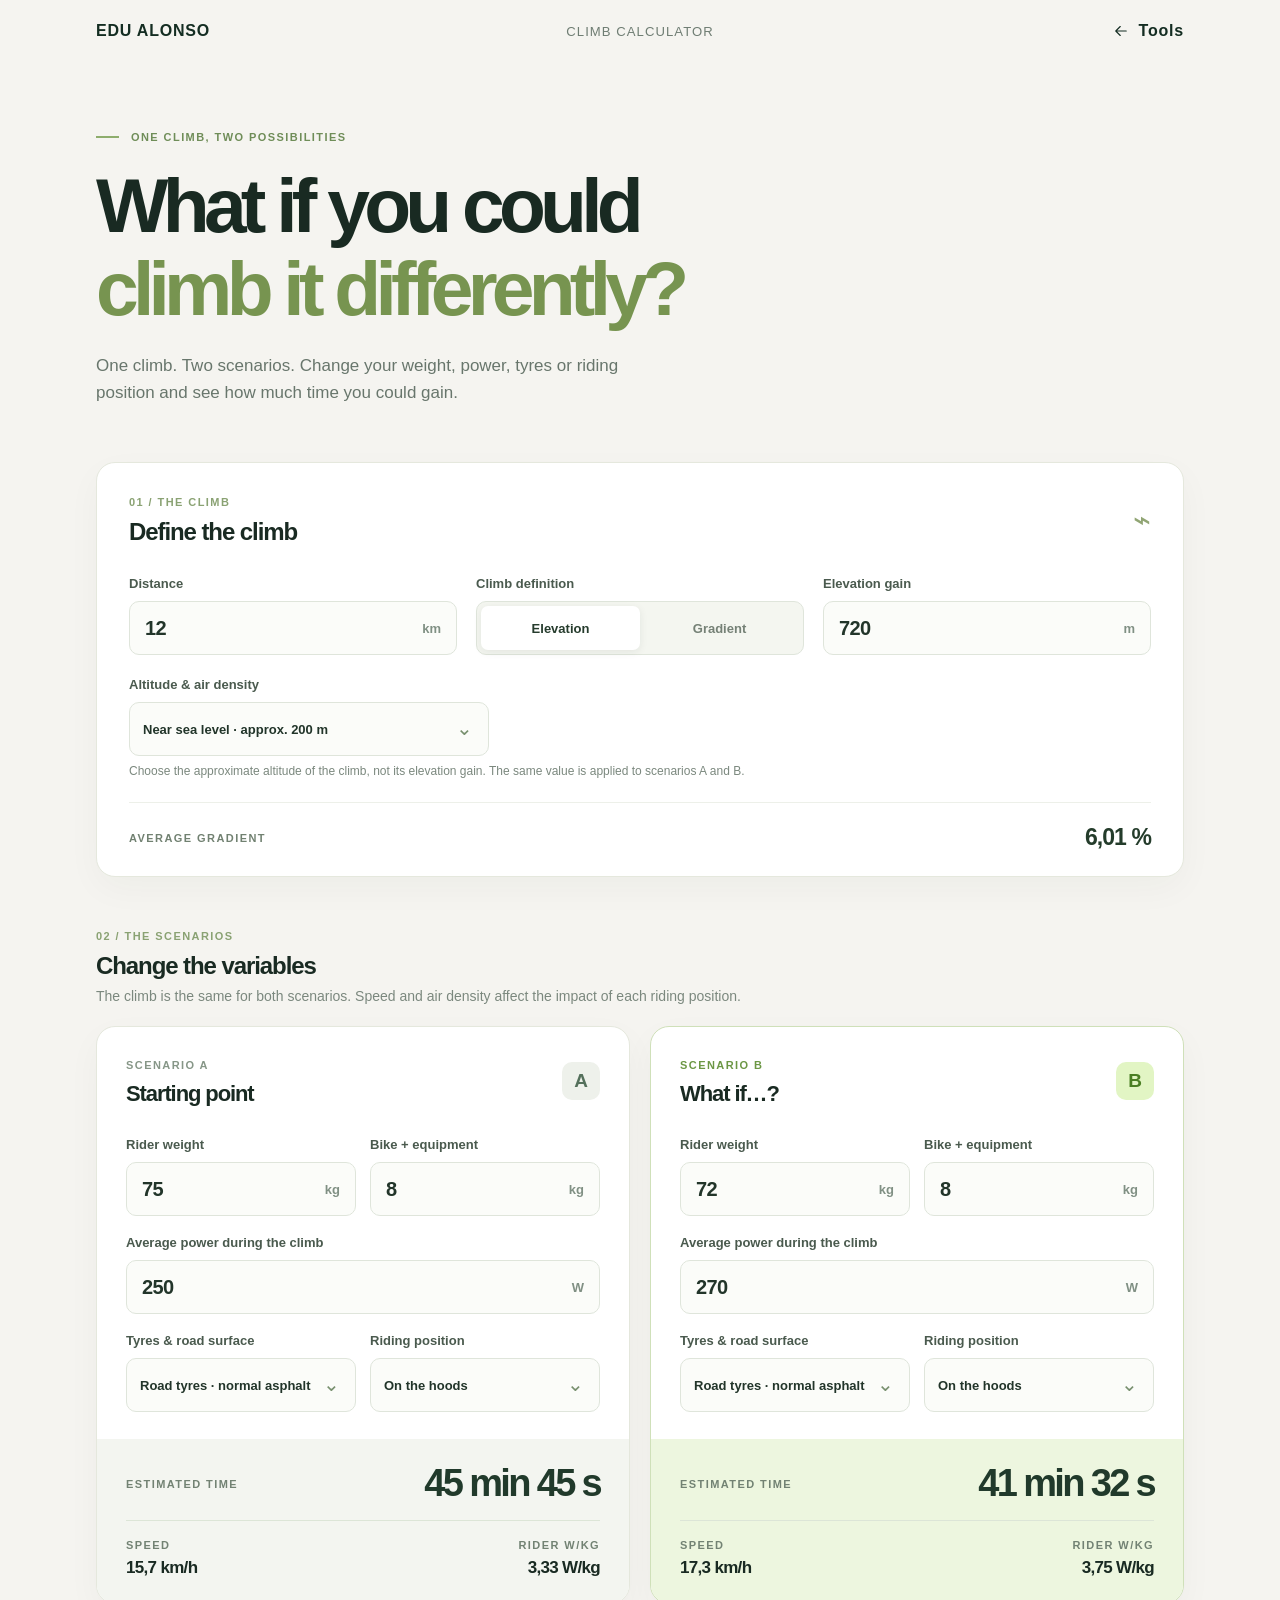
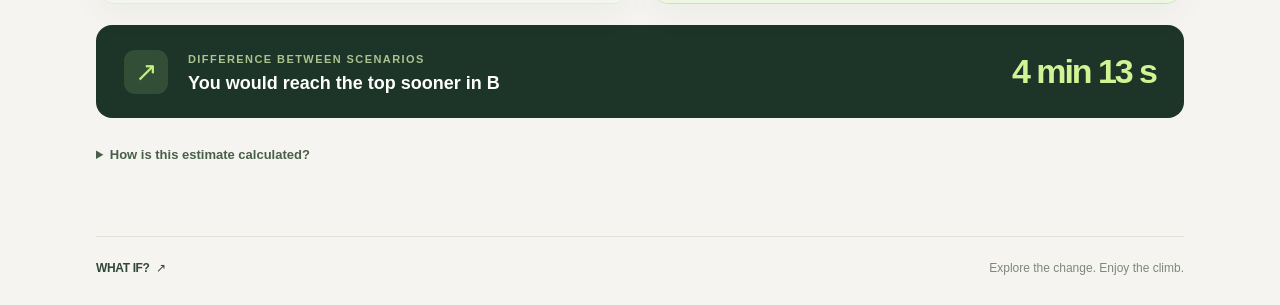
<file: tools/climb-calculator/index.html>
<!doctype html>
<html lang="en">

<head>
  <meta charset="UTF-8" />
  <meta name="viewport" content="width=device-width, initial-scale=1" />

  <!-- SEO -->
  <title>Cycling Climb Calculator – Watts, Weight & Climbing Time | What If?</title>

  <meta
    name="description"
    content="Calculate your cycling climbing time and compare scenarios. See how power, rider weight, bike weight and gradient affect your speed and time uphill."
  />

  <meta name="robots" content="index, follow" />
  <meta name="theme-color" content="#f5f4f0" />

  <link
    rel="canonical"
    href="https://edualonso.pro/tools/climb-calculator/"
  />

  <!-- Assets -->
  <link rel="icon" href="favicon.svg" type="image/svg+xml" />
  <link rel="stylesheet" href="styles.css" />
  <script src="script.js" defer></script>
</head>


<body>

  <header class="tool-header">
    <a class="logo" href="/">EDU ALONSO</a>
    <span class="tool-title" aria-current="page">CLIMB CALCULATOR</span>
    <nav class="tool-nav" aria-label="Tool navigation">
      <a href="/tools/" aria-label="Back to Tools">
        <svg viewBox="0 0 24 24" width="18" height="18" fill="none" stroke="currentColor" stroke-width="1.5" stroke-linecap="round" stroke-linejoin="round" aria-hidden="true">
          <path d="M19 12H5m6-6-6 6 6 6" />
        </svg>
        Tools
      </a>
    </nav>
  </header>


  <main class="shell">



    <!-- =========================
         INTRO
         ========================= -->

    <section class="intro" aria-labelledby="page-title">

      <div class="eyebrow">
        <span class="eyebrow-line"></span>
        ONE CLIMB, TWO POSSIBILITIES
      </div>

      <h1 id="page-title">
        What if you could<br />
        <em>climb it differently?</em>
      </h1>

      <p>
        One climb. Two scenarios. Change your weight, power,
        tyres or riding position and see how much time you could gain.
      </p>

    </section>


    <!-- =========================
         CALCULATOR
         ========================= -->

    <section class="workspace" aria-label="Cycling climb calculator">


      <!-- =========================
           01 / ROUTE
           ========================= -->

      <div class="route-panel panel">

        <div class="section-heading">

          <div>
            <span class="step">01 / THE CLIMB</span>
            <h2>Define the climb</h2>
          </div>

          <span class="section-symbol" aria-hidden="true">⌁</span>

        </div>


        <div class="route-fields">

          <!-- Distance -->

          <label class="field">

            <span>Distance</span>

            <span class="input-wrap">
              <input
                id="distance"
                type="number"
                inputmode="decimal"
                min="0.1"
                max="300"
                step="0.1"
                value="12"
              />
              <span class="unit">km</span>
            </span>

          </label>


          <!-- Elevation / Gradient selector -->

          <div class="field">

            <span>Climb definition</span>

            <div
              class="segmented"
              role="group"
              aria-label="Climb definition mode"
            >

              <button
                type="button"
                class="active"
                data-mode="elevation"
                aria-pressed="true"
              >
                Elevation
              </button>

              <button
                type="button"
                data-mode="grade"
                aria-pressed="false"
              >
                Gradient
              </button>

            </div>

          </div>


          <!-- Elevation value -->

          <label class="field">

            <span id="climb-label">Elevation gain</span>

            <span class="input-wrap">

              <input
                id="climb"
                type="number"
                inputmode="decimal"
                min="0"
                max="30000"
                step="1"
                value="720"
              />

              <span class="unit" id="climb-unit">m</span>

            </span>

          </label>

        </div>


        <!-- Air density -->

        <label class="field atmosphere-field">

          <span>Altitude & air density</span>

          <span class="select-wrap">

            <select id="air" aria-describedby="air-help">
              <option value="low">
                Near sea level · approx. 200 m
              </option>

              <option value="medium">
                Mid altitude · approx. 1,000 m
              </option>

              <option value="high">
                High altitude · approx. 2,000 m
              </option>

              <option value="veryHigh">
                Very high altitude · approx. 3,000 m
              </option>
            </select>

          </span>

        </label>

        <p class="field-hint" id="air-help">
          Choose the approximate altitude of the climb, not its elevation gain.
          The same value is applied to scenarios A and B.
        </p>


        <!-- Average gradient -->

        <div class="grade-strip">
          <span>AVERAGE GRADIENT</span>
          <strong id="grade-output">6.01 %</strong>
        </div>

        <p
          class="field-error"
          id="route-error"
          role="alert"
          hidden
        ></p>

      </div>


      <!-- =========================
           02 / SCENARIOS
           ========================= -->

      <div class="scenarios-title">

        <span class="step">02 / THE SCENARIOS</span>

        <h2>Change the variables</h2>

        <p>
          The climb is the same for both scenarios.
          Speed and air density affect the impact of each riding position.
        </p>

      </div>


      <div class="scenarios">


        <!-- =========================
             SCENARIO A
             ========================= -->

        <section
          class="scenario panel scenario-a"
          aria-labelledby="scenario-a-title"
        >

          <div class="scenario-head">

            <div>
              <span class="scenario-index">SCENARIO A</span>
              <h3 id="scenario-a-title">Starting point</h3>
            </div>

            <span class="badge badge-a">A</span>

          </div>


          <div class="scenario-fields">

            <!-- Rider weight -->

            <label class="field">

              <span>Rider weight</span>

              <span class="input-wrap">

                <input
                  id="a-rider"
                  type="number"
                  inputmode="decimal"
                  min="20"
                  max="250"
                  step="0.1"
                  value="75"
                />

                <span class="unit">kg</span>

              </span>

            </label>


            <!-- Bike weight -->

            <label class="field">

              <span>Bike + equipment</span>

              <span class="input-wrap">

                <input
                  id="a-bike"
                  type="number"
                  inputmode="decimal"
                  min="2"
                  max="60"
                  step="0.1"
                  value="8"
                />

                <span class="unit">kg</span>

              </span>

            </label>


            <!-- Power -->

            <label class="field full">

              <span>Average power during the climb</span>

              <span class="input-wrap power-wrap">

<span class="input-wrap">

  <input
    id="a-power"
    class="power-input"
    type="number"
    inputmode="numeric"
    min="30"
    max="1000"
    step="1"
    value="250"
  />

  <span class="unit">W</span>

</span>

            </label>


            <!-- Rolling resistance -->

            <label class="field">

              <span>Tyres & road surface</span>

              <span class="select-wrap">

                <select id="a-rolling">

                  <option value="fast">
                    Fast tyres · smooth asphalt
                  </option>

                  <option value="normal" selected>
                    Road tyres · normal asphalt
                  </option>

                  <option value="rough">
                    Road tyres · rough asphalt
                  </option>

                  <option value="veryRough">
                    Very rough surface
                  </option>

                </select>

              </span>

            </label>


            <!-- Riding position -->

            <label class="field">

              <span>Riding position</span>

              <span class="select-wrap">

                <select id="a-position">

                  <option value="upright">
                    Upright
                  </option>

                  <option value="hoods" selected>
                    On the hoods
                  </option>

                  <option value="drops">
                    In the drops
                  </option>

                  <option value="tucked">
                    Low aero tuck
                  </option>

                </select>

              </span>

            </label>

          </div>


          <p
            class="field-error"
            id="a-error"
            role="alert"
            hidden
          ></p>


          <!-- Scenario A result -->

          <div class="scenario-result">

            <div>
              <span>ESTIMATED TIME</span>
              <strong id="a-time">—</strong>
            </div>

            <span
              class="result-line"
              aria-hidden="true"
            ></span>

            <div class="metrics">

              <div>
                <span>SPEED</span>
                <strong id="a-speed">—</strong>
              </div>

              <div>
                <span>RIDER W/KG</span>
                <strong id="a-wkg">—</strong>
              </div>

            </div>

          </div>

        </section>


        <!-- =========================
             SCENARIO B
             ========================= -->

        <section
          class="scenario panel scenario-b"
          aria-labelledby="scenario-b-title"
        >

          <div class="scenario-head">

            <div>
              <span class="scenario-index">SCENARIO B</span>
              <h3 id="scenario-b-title">What if…?</h3>
            </div>

            <span class="badge badge-b">B</span>

          </div>


          <div class="scenario-fields">

            <!-- Rider weight -->

            <label class="field">

              <span>Rider weight</span>

              <span class="input-wrap">

                <input
                  id="b-rider"
                  type="number"
                  inputmode="decimal"
                  min="20"
                  max="250"
                  step="0.1"
                  value="72"
                />

                <span class="unit">kg</span>

              </span>

            </label>


            <!-- Bike weight -->

            <label class="field">

              <span>Bike + equipment</span>

              <span class="input-wrap">

                <input
                  id="b-bike"
                  type="number"
                  inputmode="decimal"
                  min="2"
                  max="60"
                  step="0.1"
                  value="8"
                />

                <span class="unit">kg</span>

              </span>

            </label>


            <!-- Power -->

            <label class="field full">

              <span>Average power during the climb</span>

              <span class="input-wrap">

                <input
                  id="b-power"
                  class="power-input"
                  type="number"
                  inputmode="numeric"
                  min="30"
                  max="1000"
                  step="1"
                  value="270"
                />

                <span class="unit">W</span>

              </span>

            </label>


            <!-- Rolling resistance -->

            <label class="field">

              <span>Tyres & road surface</span>

              <span class="select-wrap">

                <select id="b-rolling">

                  <option value="fast">
                    Fast tyres · smooth asphalt
                  </option>

                  <option value="normal" selected>
                    Road tyres · normal asphalt
                  </option>

                  <option value="rough">
                    Road tyres · rough asphalt
                  </option>

                  <option value="veryRough">
                    Very rough surface
                  </option>

                </select>

              </span>

            </label>


            <!-- Riding position -->

            <label class="field">

              <span>Riding position</span>

              <span class="select-wrap">

                <select id="b-position">

                  <option value="upright">
                    Upright
                  </option>

                  <option value="hoods" selected>
                    On the hoods
                  </option>

                  <option value="drops">
                    In the drops
                  </option>

                  <option value="tucked">
                    Low aero tuck
                  </option>

                </select>

              </span>

            </label>

          </div>


          <p
            class="field-error"
            id="b-error"
            role="alert"
            hidden
          ></p>


          <!-- Scenario B result -->

          <div class="scenario-result">

            <div>
              <span>ESTIMATED TIME</span>
              <strong id="b-time">—</strong>
            </div>

            <span
              class="result-line"
              aria-hidden="true"
            ></span>

            <div class="metrics">

              <div>
                <span>SPEED</span>
                <strong id="b-speed">—</strong>
              </div>

              <div>
                <span>RIDER W/KG</span>
                <strong id="b-wkg">—</strong>
              </div>

            </div>

          </div>

        </section>

      </div>


      <!-- =========================
           DIFFERENCE
           ========================= -->

      <section
        class="difference"
        aria-live="polite"
        aria-label="Time comparison"
      >

        <div
          class="difference-mark"
          aria-hidden="true"
        >
          ↗
        </div>

        <div>

          <span class="difference-label">
            DIFFERENCE BETWEEN SCENARIOS
          </span>

          <p id="difference-description">
            You would reach the top sooner in B
          </p>

        </div>

        <strong id="difference-time">—</strong>

      </section>


      <!-- =========================
           METHOD
           ========================= -->

      <details class="method">

        <summary>
          How is this estimate calculated?
        </summary>

        <p>
          The calculator assumes a constant gradient, no wind and constant
          average power. It combines gravity, rolling resistance and
          aerodynamic drag, with a drivetrain efficiency of 97.5%.
          Each riding position uses an indicative fixed CdA, but its effect
          is not fixed: the power required to overcome aerodynamic drag is
          <strong>
            ½ × air density × CdA × speed³
          </strong>.
          This is why aerodynamics matter much more at 40 km/h than at
          15 km/h. At higher altitude, lower air density reduces this effect.
        </p>

        <p>
          The tyre and road-surface options use Crr values of
          0.003 / 0.004 / 0.006 / 0.008, while the riding positions use
          CdA values of 0.40 / 0.32 / 0.28 / 0.25 m². The four altitude
          options use air densities of 1.20 / 1.11 / 1.01 / 0.91 kg/m³
          for approximate altitudes of 200 / 1,000 / 2,000 / 3,000 m.
        </p>

        <p>
          These are indicative values, not personal measurements.
          Crr also depends on the tyre and its pressure, while actual CdA
          can vary with the rider, position, equipment and airflow conditions.
          This tool does not have an individual aerodynamic measurement
          with which to recalculate your CdA at different speeds.
          The power entered is the average power you maintain throughout
          the climb, not necessarily your FTP. Changes in gradient, wind,
          temperature, road surface and stops can all affect the final time.
        </p>


        <!-- Sources -->

        <div class="method-sources">

          <strong>Sources & methodology</strong>

          <ul>

            <li>
              <a href="https://pubmed.ncbi.nlm.nih.gov/28121252/">
                Martin et al.: cycling power model
              </a>
              for combining gravity, rolling resistance and aerodynamic drag.
            </li>

            <li>
              <a href="https://www1.grc.nasa.gov/beginners-guide-to-aeronautics/drag-coefficient/">
                NASA: aerodynamic drag equation
              </a>
              for the relationship between CdA, air density and speed.
            </li>

            <li>
              <a href="https://www.bicyclerollingresistance.com/the-test">
                Bicycle Rolling Resistance: testing methodology
              </a>
              and
              <a href="https://www.bicyclerollingresistance.com/road-bike-reviews">
                road tyre test results
              </a>
              as guidance for the rolling-resistance categories.
            </li>

            <li>
              <a href="https://link.springer.com/article/10.1007/s12283-017-0234-1">
                Review of cycling aerodynamics
              </a>
              for the effect of riding position on CdA.
            </li>

            <li>
              <a href="https://ntrs.nasa.gov/api/citations/20040021326/downloads/20040021326.pdf">
                NASA: standard atmosphere tables
              </a>
              for the approximate relationship between altitude and air density.
            </li>

          </ul>

          <p>
            The specific Crr and CdA values are simplified categories selected
            for this tool. They have not been measured on your bicycle and
            should not be interpreted as an exact set of values taken from
            any single source above.
          </p>

        </div>

      </details>

    </section>


    <!-- =========================
         FOOTER
         ========================= -->

    <footer>

      <span>
        WHAT IF?
        <span class="brand-accent">↗</span>
      </span>

      <span>
        Explore the change. Enjoy the climb.
      </span>

    </footer>

  </main>

</body>

</html>
</file>
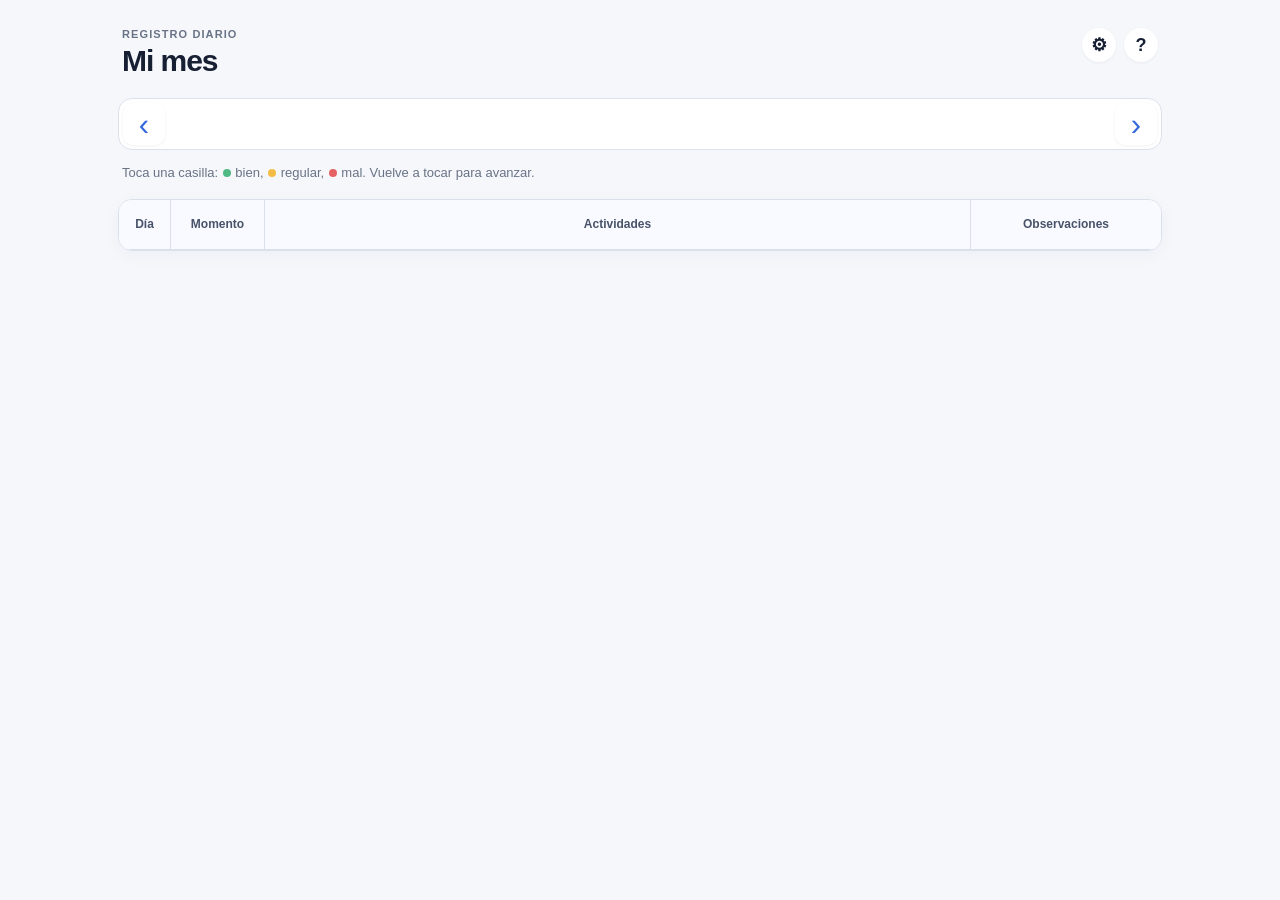
<file: tools/registro-diario/index.html>
<!doctype html>
<html lang="es"><head><meta charset="utf-8"><meta name="viewport" content="width=device-width, initial-scale=1, viewport-fit=cover"><meta name="theme-color" content="#f5f7fb"><meta name="robots" content="noindex, nofollow"><meta name="apple-mobile-web-app-capable" content="yes"><meta name="apple-mobile-web-app-status-bar-style" content="default"><meta name="apple-mobile-web-app-title" content="Registro diario"><meta name="description" content="Registro mensual por actividades y momentos del día."><link rel="manifest" href="manifest.webmanifest"><link rel="apple-touch-icon" href="icon.svg"><link rel="stylesheet" href="styles.css"><title>Registro diario</title></head>
<body><main class="app-shell"><header class="app-header"><div><p class="eyebrow">REGISTRO DIARIO</p><h1>Mi mes</h1></div><div class="header-actions"><button class="help-button" id="settingsButton" type="button" aria-label="Editar actividades">⚙</button><button class="help-button" id="helpButton" type="button" aria-label="Cómo funciona">?</button></div></header><section class="month-bar" aria-label="Seleccionar mes"><button class="month-button" id="previousMonth" type="button" aria-label="Mes anterior">‹</button><label class="month-label" for="monthPicker"><span id="monthName"></span><input id="monthPicker" type="month" aria-label="Mes"></label><button class="month-button" id="nextMonth" type="button" aria-label="Mes siguiente">›</button></section><p class="instruction">Toca una casilla: <span class="green-dot"></span> bien, <span class="yellow-dot"></span> regular, <span class="red-dot"></span> mal. Vuelve a tocar para avanzar.</p><section class="table-wrap" aria-label="Registro mensual"><table id="trackerTable"><thead><tr><th class="day-column" scope="col">Día</th><th class="moment-column" scope="col">Momento</th><th id="activityColumns" colspan="3" scope="colgroup">Actividades</th><th class="notes-column" scope="col">Observaciones</th></tr></thead><tbody id="trackerBody"></tbody></table></section></main>
<dialog id="noteDialog"><form method="dialog" id="noteForm"><div class="dialog-heading"><div><p class="eyebrow" id="noteDate"></p><h2>Observación</h2></div><button class="close-button" value="cancel" aria-label="Cerrar">×</button></div><label for="noteInput">Escribe una frase o una nota breve</label><textarea id="noteInput" rows="5" maxlength="500" placeholder="Por ejemplo: Salí a pasear y me sentó bien."></textarea><div class="dialog-actions"><button class="secondary" id="clearNote" type="button">Borrar</button><button class="primary" id="saveNote" value="save">Guardar</button></div></form></dialog>
<dialog id="helpDialog"><form method="dialog"><div class="dialog-heading"><h2>Cómo usarlo</h2><button class="close-button" value="close" aria-label="Cerrar">×</button></div><p>Cada día tiene tres franjas: mañana, mediodía y tarde.</p><p>En Mónica, Trabajo y Bienestar, toca para alternar entre bien, regular y mal. Las notas se escriben independientemente para cada franja.</p><button class="primary full-width" value="close">Entendido</button></form></dialog>
<dialog id="settingsDialog"><form method="dialog" id="settingsForm"><div class="dialog-heading"><div><p class="eyebrow">CONFIGURACIÓN</p><h2>Actividades</h2></div><button class="close-button" value="cancel" aria-label="Cerrar">×</button></div><p class="settings-copy">Cambia los nombres cuando quieras. Se conservarán los registros ya anotados.</p><div id="activityInputs"></div><button id="addActivity" class="add-activity" type="button">+ Añadir actividad</button><div class="dialog-actions"><button class="secondary" value="cancel">Cancelar</button><button class="primary" id="saveSettings" value="save">Guardar</button></div></form></dialog><script src="app.js"></script></body></html>
</file>
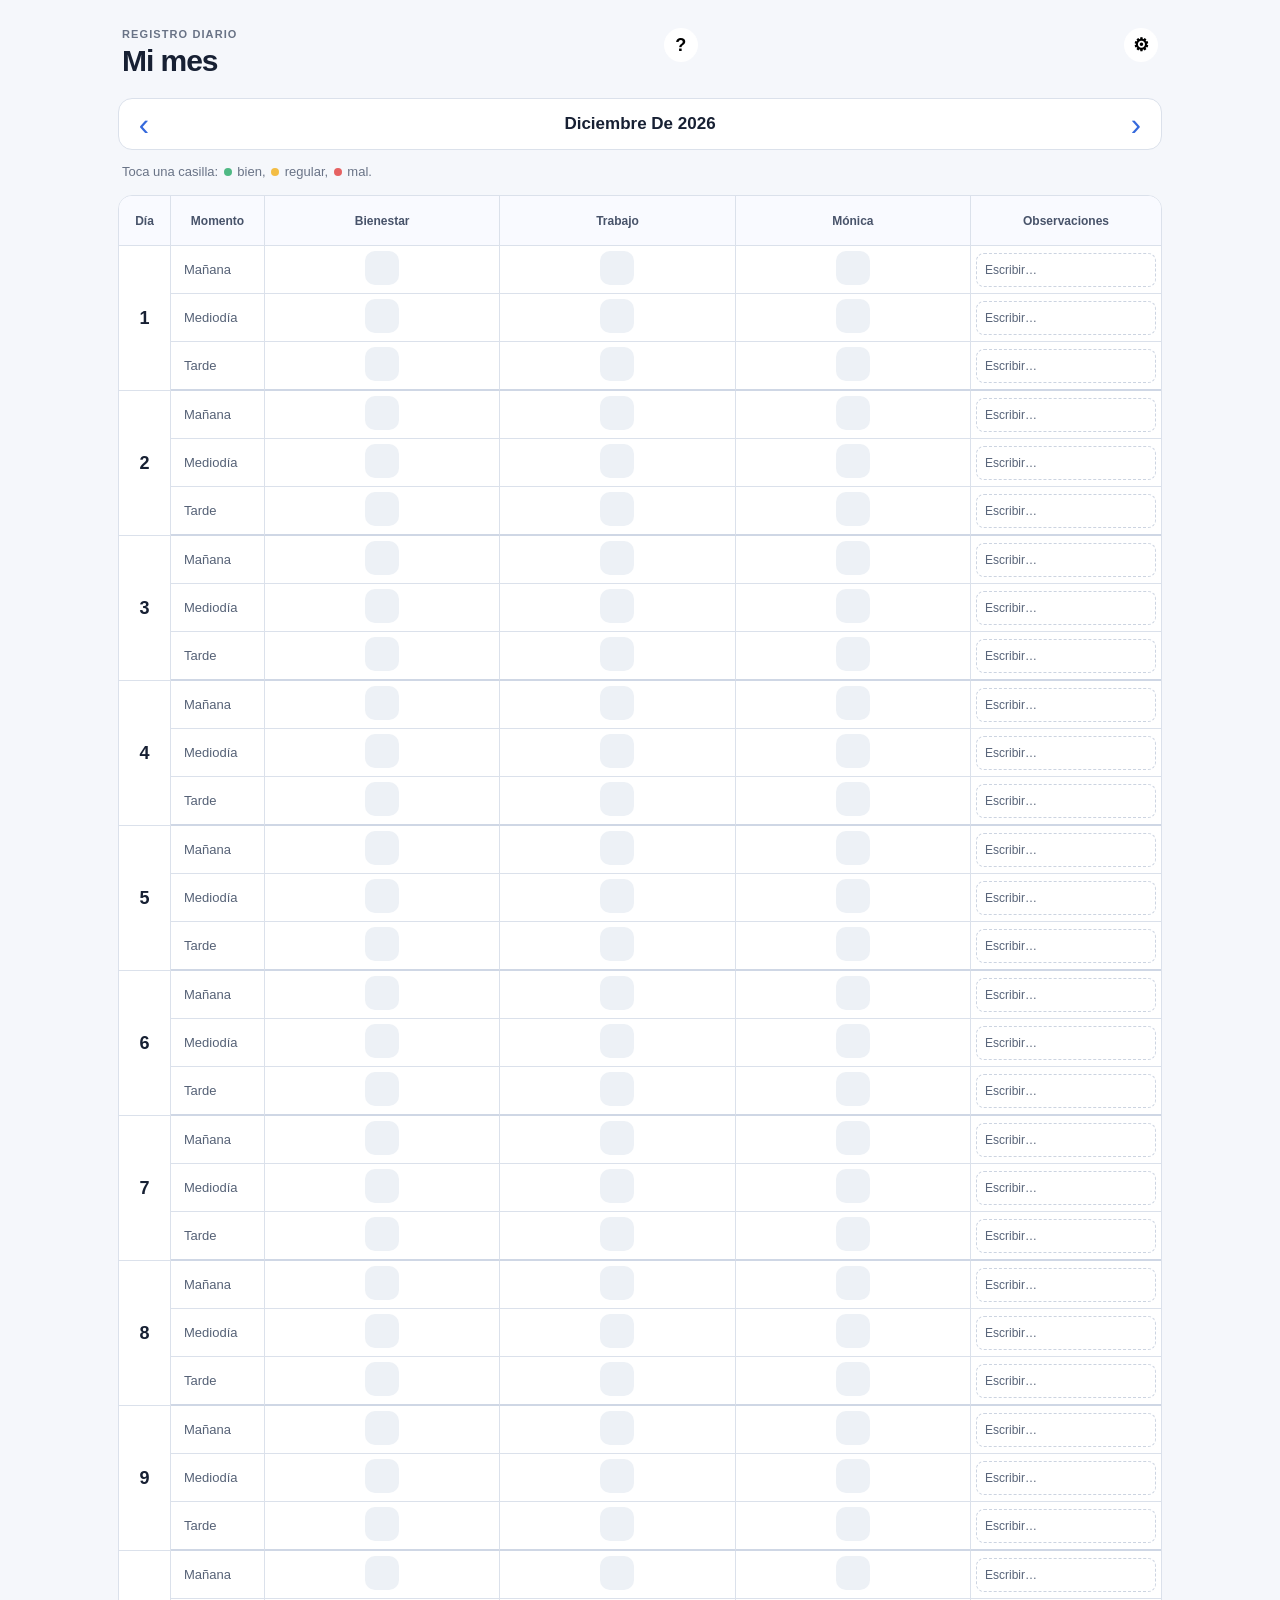
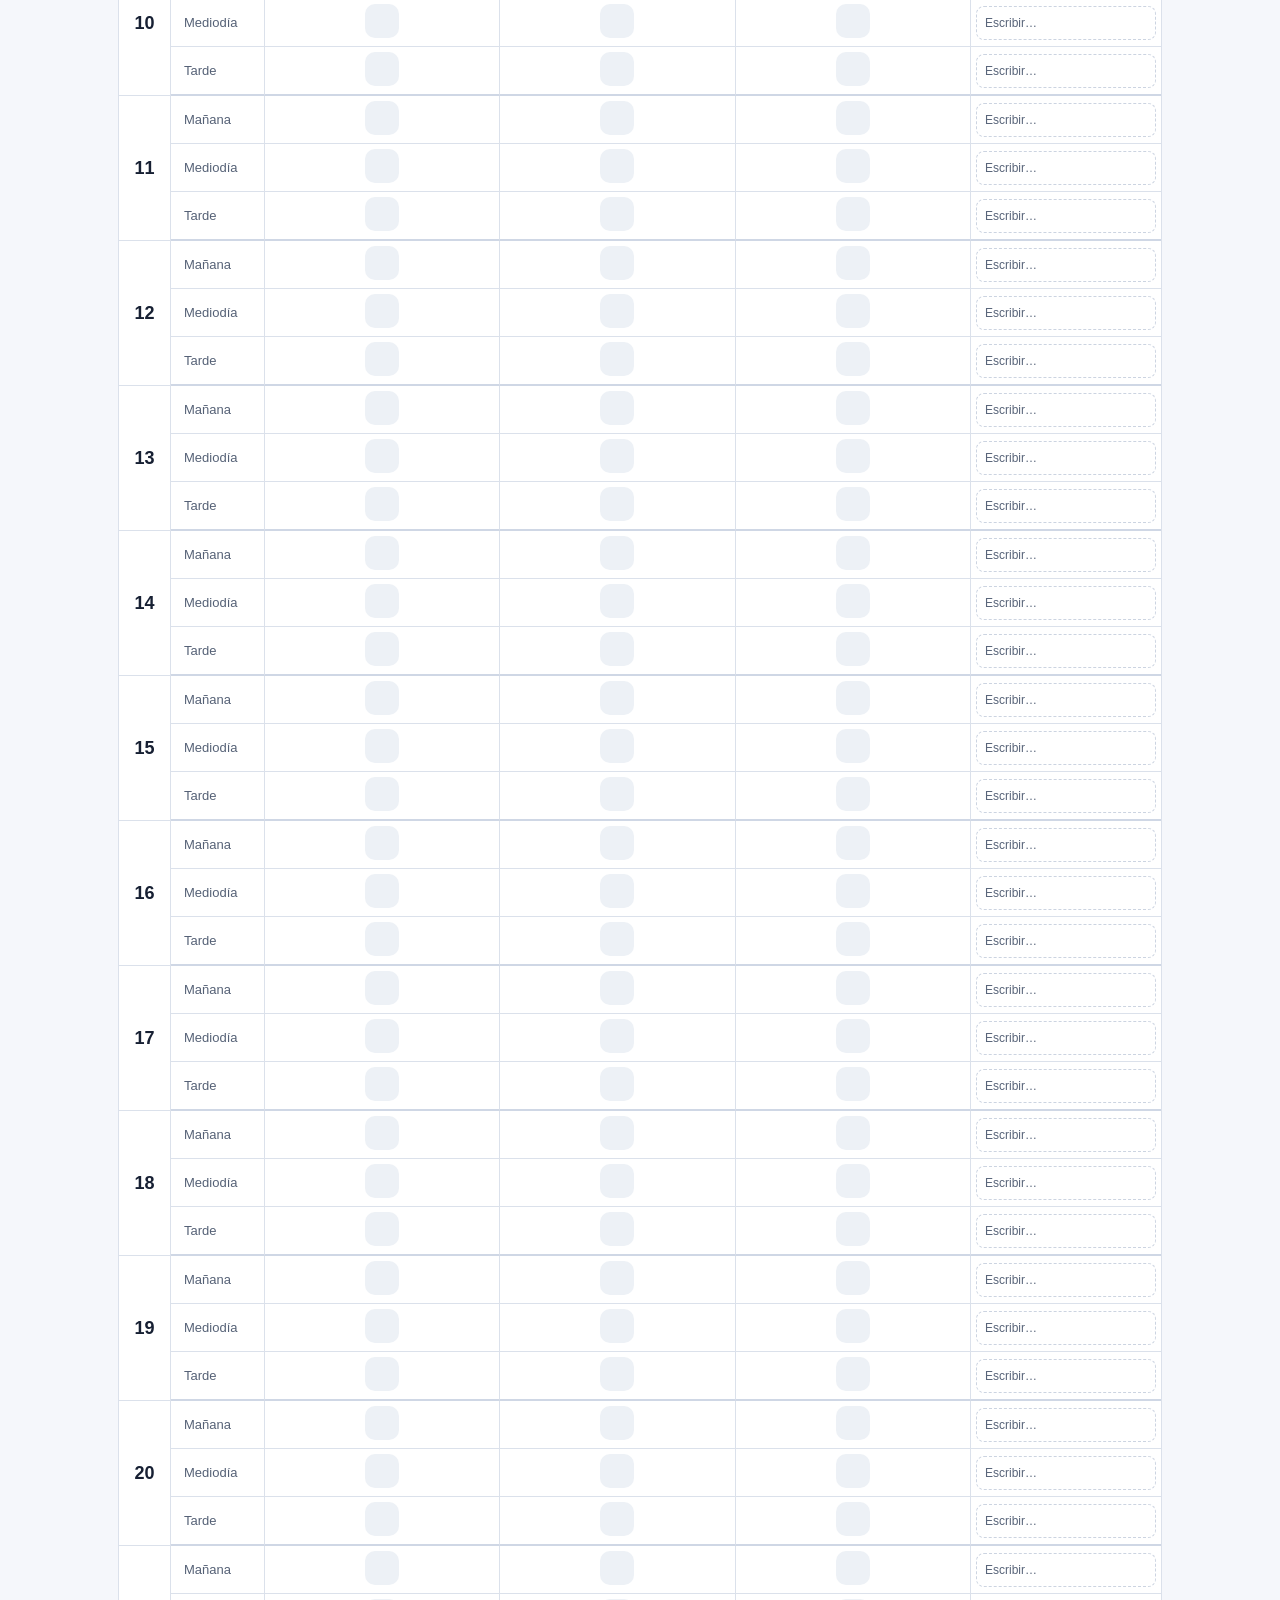
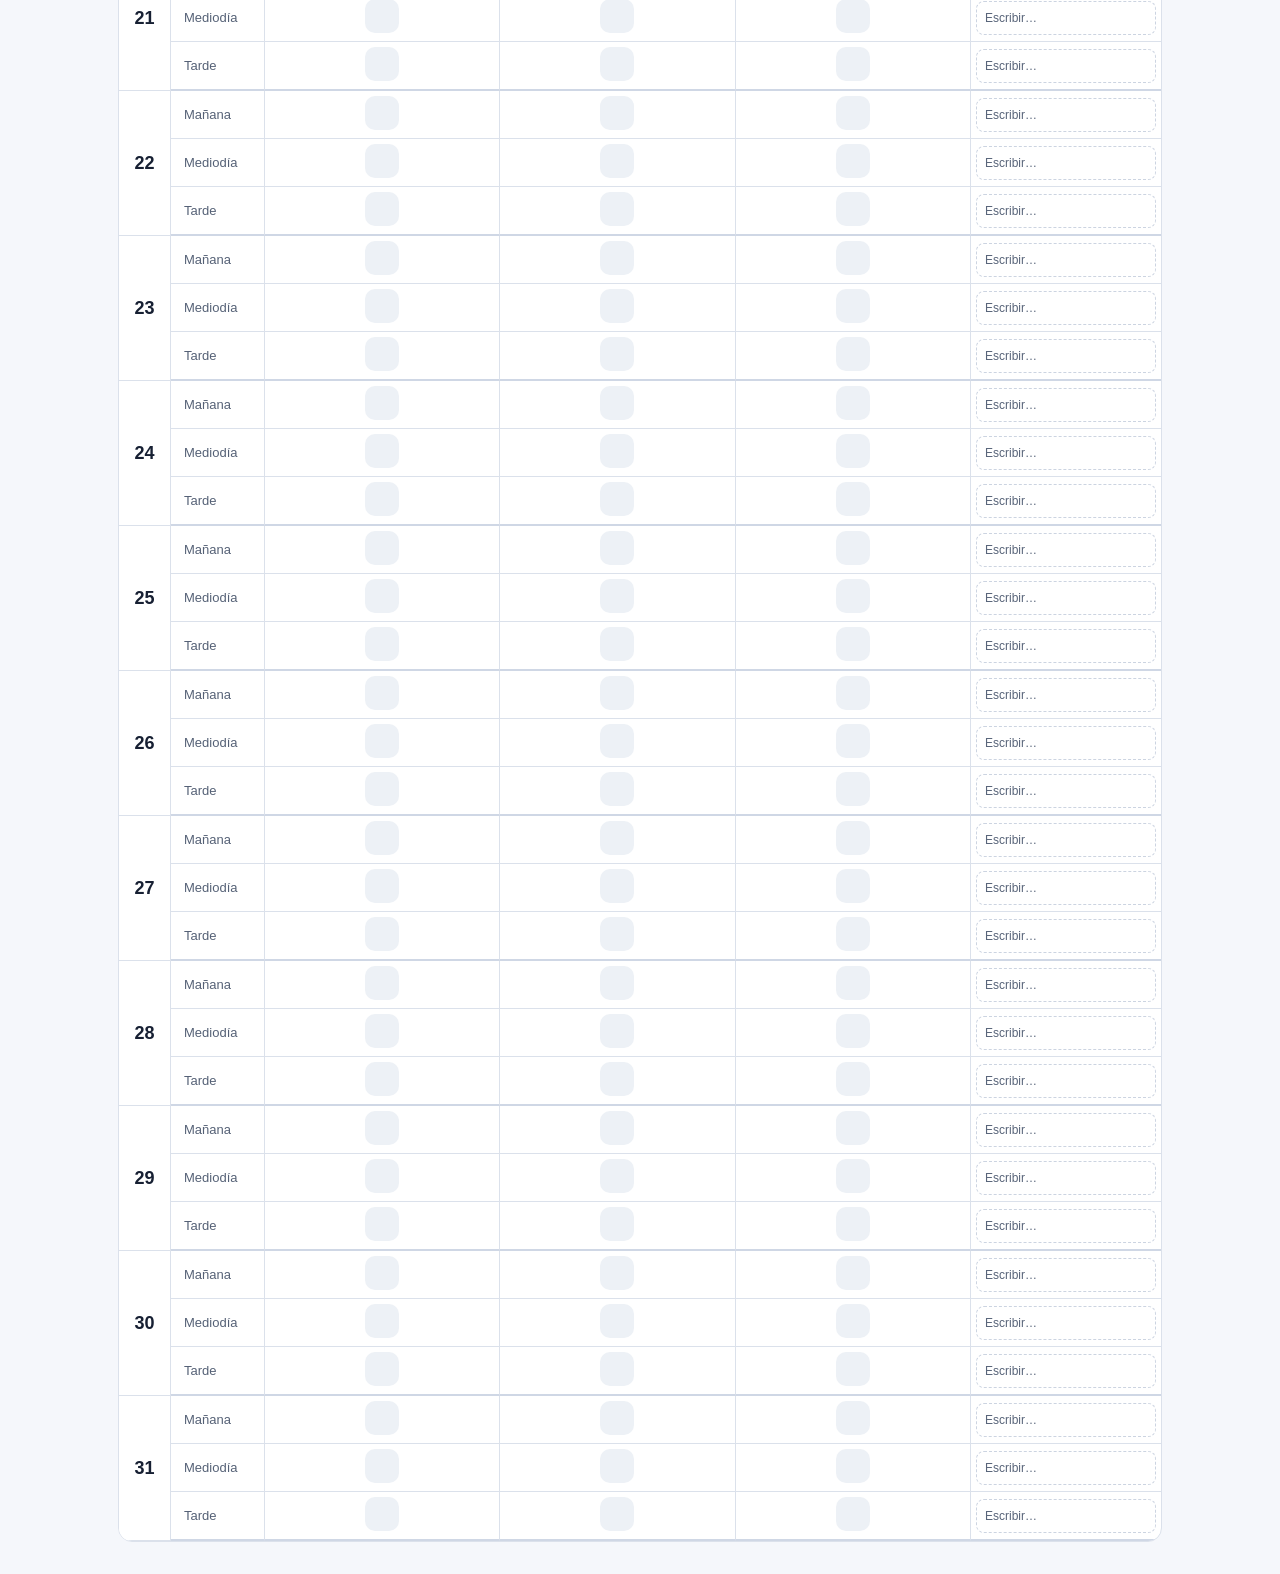
<file: tools/registro/index.html>
<!doctype html>
<html lang="es"><head><meta charset="utf-8"><meta name="viewport" content="width=device-width,initial-scale=1,viewport-fit=cover"><meta name="robots" content="noindex,nofollow"><meta name="theme-color" content="#f5f7fb"><meta name="apple-mobile-web-app-capable" content="yes"><meta name="apple-mobile-web-app-title" content="Registro"><link rel="manifest" href="manifest.webmanifest"><link rel="stylesheet" href="styles.css"><title>Registro diario</title></head>
<body><main><header><div><small>REGISTRO DIARIO</small><h1>Mi mes</h1></div><button id="help" aria-label="Ayuda">?</button></header><nav><button id="prev" aria-label="Mes anterior">‹</button><label><span id="title"></span><input id="month" type="month" aria-label="Seleccionar mes"></label><button id="next" aria-label="Mes siguiente">›</button></nav><p class="guide">Toca una casilla: <i class="green"></i> bien, <i class="yellow"></i> regular, <i class="red"></i> mal.</p><div class="table-wrap"><table><thead><tr><th class="day-head">Día</th><th class="moment-head">Momento</th><th>Mónica</th><th>Trabajo</th><th>Bienestar</th><th class="notes-head">Observaciones</th></tr></thead><tbody id="rows"></tbody></table></div></main>
<dialog id="noteDialog"><form method="dialog"><div class="dialog-title"><div><small id="noteTitle"></small><h2>Observación</h2></div><button value="cancel" class="close">×</button></div><label for="note">Escribe una frase o una nota breve</label><textarea id="note" rows="5" maxlength="500"></textarea><div class="actions"><button id="clear" type="button">Borrar</button><button id="save" value="save">Guardar</button></div></form></dialog>
<dialog id="helpDialog"><form method="dialog"><div class="dialog-title"><h2>Cómo usarlo</h2><button value="close" class="close">×</button></div><p>Cada fecha tiene Mañana, Mediodía y Tarde. Los colores avanzan al tocar: verde, amarillo, rojo y otra vez verde.</p><p>En Observaciones puedes guardar una frase distinta en cada franja.</p><button id="ok" value="close">Entendido</button></form></dialog><script src="app.js"></script></body></html>
</file>
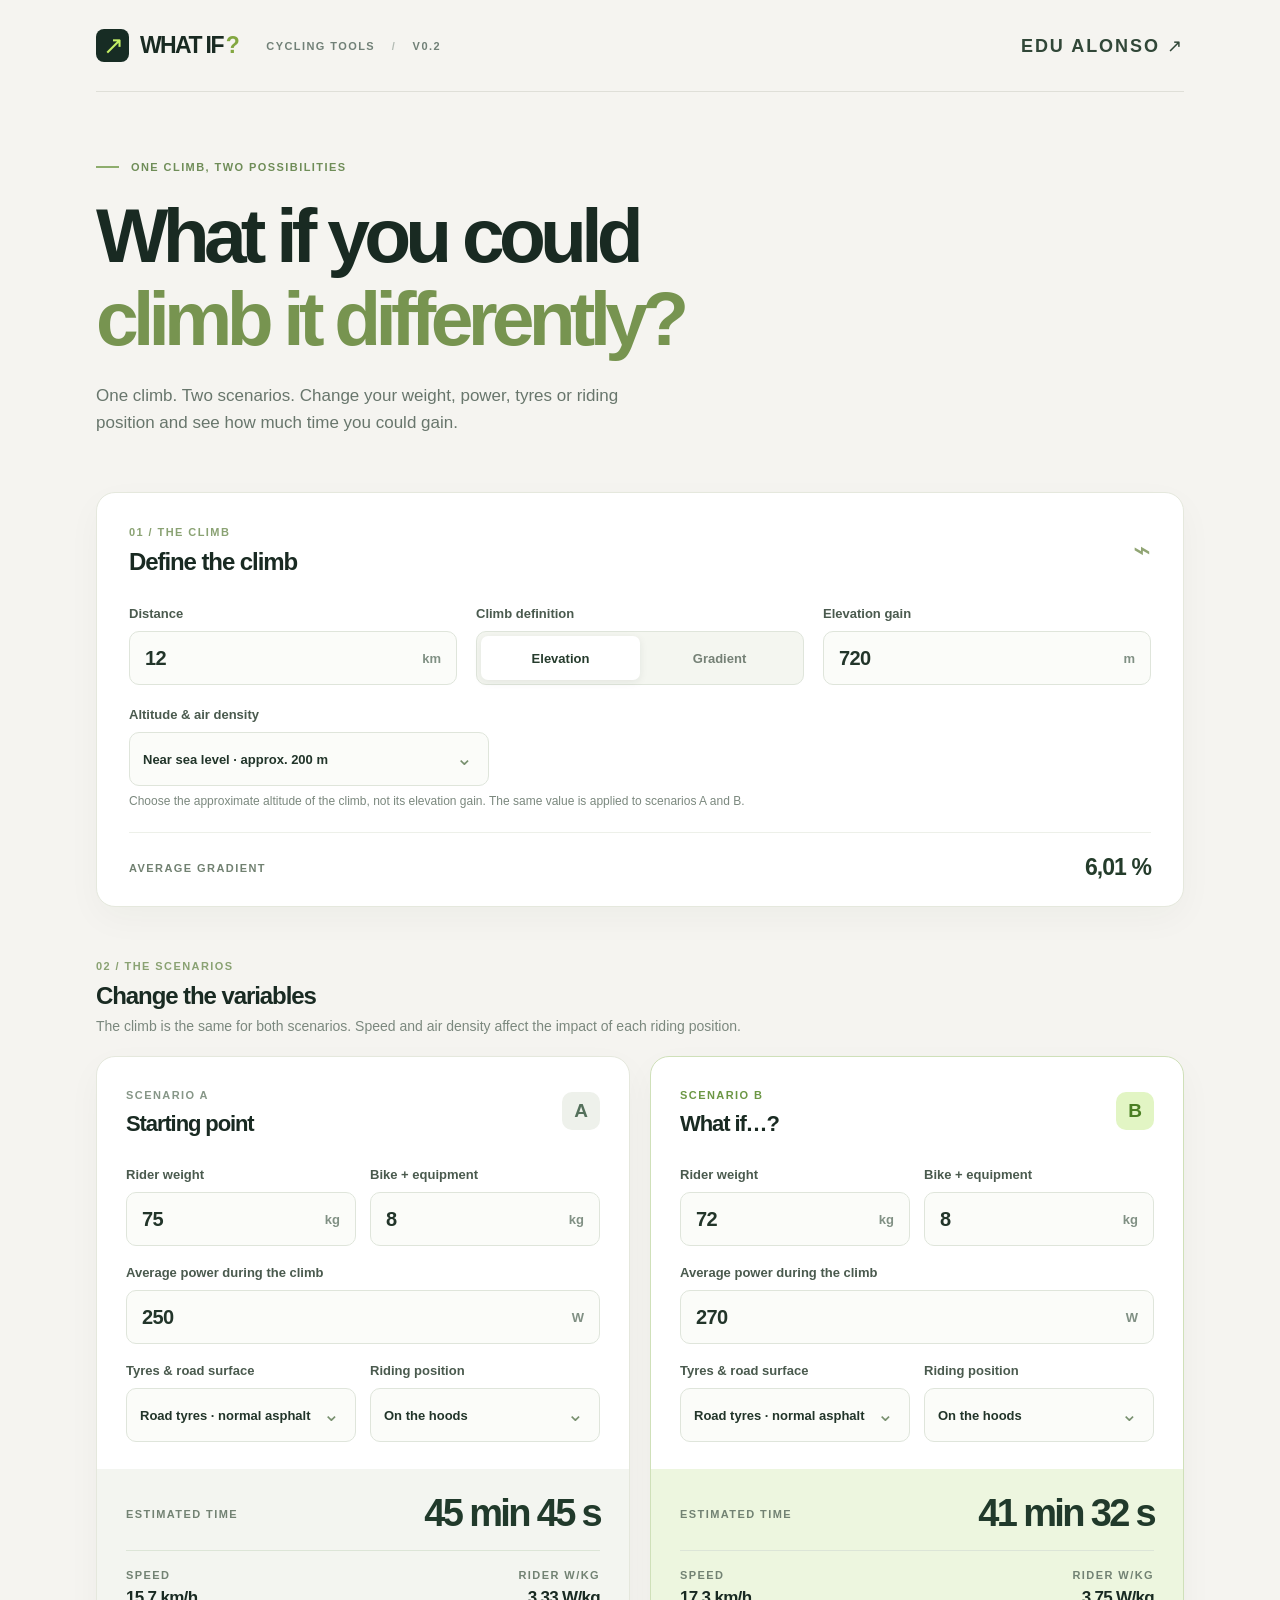
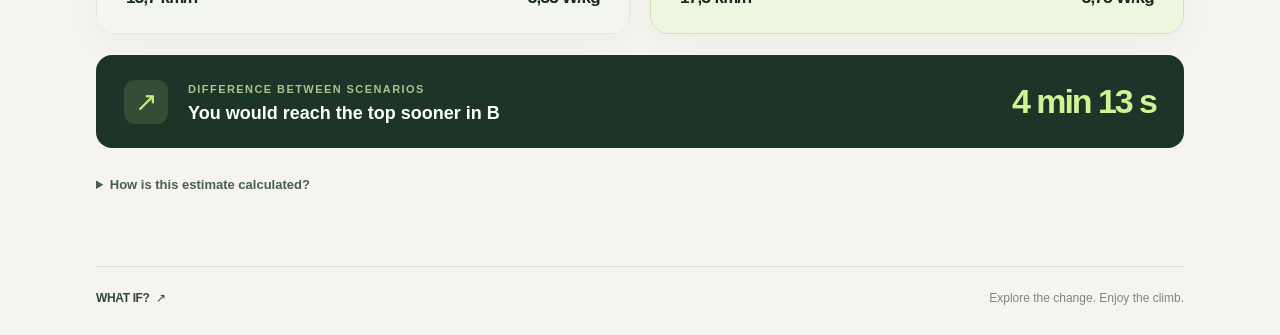
<file: tools/tools/climb-calculator/index.html>
<!doctype html>
<html lang="en">

<head>
  <meta charset="UTF-8" />
  <meta name="viewport" content="width=device-width, initial-scale=1" />

  <!-- SEO -->
  <title>Cycling Climb Calculator – Watts, Weight & Climbing Time | What If?</title>

  <meta
    name="description"
    content="Calculate your cycling climbing time and compare scenarios. See how power, rider weight, bike weight and gradient affect your speed and time uphill."
  />

  <meta name="robots" content="index, follow" />
  <meta name="theme-color" content="#f5f4f0" />

  <link
    rel="canonical"
    href="https://edualonso.pro/tools/climb-calculator/"
  />

  <!-- Assets -->
  <link rel="icon" href="favicon.svg" type="image/svg+xml" />
  <link rel="stylesheet" href="styles.css" />
  <script src="script.js" defer></script>
</head>


<body>

  <main class="shell">

    <!-- =========================
         TOP BAR
         ========================= -->

    <header class="topbar">

      <div class="brand">
        <span class="brand-icon" aria-hidden="true">↗</span>
        <span>
          WHAT IF<span class="brand-accent">?</span>
        </span>
      </div>

      <span class="edition">
        CYCLING TOOLS
        <span class="edition-divider">/</span>
        V0.2
      </span>

      <a class="site-link" href="/">
        EDU ALONSO ↗
      </a>

    </header>


    <!-- =========================
         INTRO
         ========================= -->

    <section class="intro" aria-labelledby="page-title">

      <div class="eyebrow">
        <span class="eyebrow-line"></span>
        ONE CLIMB, TWO POSSIBILITIES
      </div>

      <h1 id="page-title">
        What if you could<br />
        <em>climb it differently?</em>
      </h1>

      <p>
        One climb. Two scenarios. Change your weight, power,
        tyres or riding position and see how much time you could gain.
      </p>

    </section>


    <!-- =========================
         CALCULATOR
         ========================= -->

    <section class="workspace" aria-label="Cycling climb calculator">


      <!-- =========================
           01 / ROUTE
           ========================= -->

      <div class="route-panel panel">

        <div class="section-heading">

          <div>
            <span class="step">01 / THE CLIMB</span>
            <h2>Define the climb</h2>
          </div>

          <span class="section-symbol" aria-hidden="true">⌁</span>

        </div>


        <div class="route-fields">

          <!-- Distance -->

          <label class="field">

            <span>Distance</span>

            <span class="input-wrap">
              <input
                id="distance"
                type="number"
                inputmode="decimal"
                min="0.1"
                max="300"
                step="0.1"
                value="12"
              />
              <span class="unit">km</span>
            </span>

          </label>


          <!-- Elevation / Gradient selector -->

          <div class="field">

            <span>Climb definition</span>

            <div
              class="segmented"
              role="group"
              aria-label="Climb definition mode"
            >

              <button
                type="button"
                class="active"
                data-mode="elevation"
                aria-pressed="true"
              >
                Elevation
              </button>

              <button
                type="button"
                data-mode="grade"
                aria-pressed="false"
              >
                Gradient
              </button>

            </div>

          </div>


          <!-- Elevation value -->

          <label class="field">

            <span id="climb-label">Elevation gain</span>

            <span class="input-wrap">

              <input
                id="climb"
                type="number"
                inputmode="decimal"
                min="0"
                max="30000"
                step="1"
                value="720"
              />

              <span class="unit" id="climb-unit">m</span>

            </span>

          </label>

        </div>


        <!-- Air density -->

        <label class="field atmosphere-field">

          <span>Altitude & air density</span>

          <span class="select-wrap">

            <select id="air" aria-describedby="air-help">
              <option value="low">
                Near sea level · approx. 200 m
              </option>

              <option value="medium">
                Mid altitude · approx. 1,000 m
              </option>

              <option value="high">
                High altitude · approx. 2,000 m
              </option>

              <option value="veryHigh">
                Very high altitude · approx. 3,000 m
              </option>
            </select>

          </span>

        </label>

        <p class="field-hint" id="air-help">
          Choose the approximate altitude of the climb, not its elevation gain.
          The same value is applied to scenarios A and B.
        </p>


        <!-- Average gradient -->

        <div class="grade-strip">
          <span>AVERAGE GRADIENT</span>
          <strong id="grade-output">6.01 %</strong>
        </div>

        <p
          class="field-error"
          id="route-error"
          role="alert"
          hidden
        ></p>

      </div>


      <!-- =========================
           02 / SCENARIOS
           ========================= -->

      <div class="scenarios-title">

        <span class="step">02 / THE SCENARIOS</span>

        <h2>Change the variables</h2>

        <p>
          The climb is the same for both scenarios.
          Speed and air density affect the impact of each riding position.
        </p>

      </div>


      <div class="scenarios">


        <!-- =========================
             SCENARIO A
             ========================= -->

        <section
          class="scenario panel scenario-a"
          aria-labelledby="scenario-a-title"
        >

          <div class="scenario-head">

            <div>
              <span class="scenario-index">SCENARIO A</span>
              <h3 id="scenario-a-title">Starting point</h3>
            </div>

            <span class="badge badge-a">A</span>

          </div>


          <div class="scenario-fields">

            <!-- Rider weight -->

            <label class="field">

              <span>Rider weight</span>

              <span class="input-wrap">

                <input
                  id="a-rider"
                  type="number"
                  inputmode="decimal"
                  min="20"
                  max="250"
                  step="0.1"
                  value="75"
                />

                <span class="unit">kg</span>

              </span>

            </label>


            <!-- Bike weight -->

            <label class="field">

              <span>Bike + equipment</span>

              <span class="input-wrap">

                <input
                  id="a-bike"
                  type="number"
                  inputmode="decimal"
                  min="2"
                  max="60"
                  step="0.1"
                  value="8"
                />

                <span class="unit">kg</span>

              </span>

            </label>


            <!-- Power -->

            <label class="field full">

              <span>Average power during the climb</span>

              <span class="input-wrap power-wrap">

<span class="input-wrap">

  <input
    id="a-power"
    class="power-input"
    type="number"
    inputmode="numeric"
    min="30"
    max="1000"
    step="1"
    value="250"
  />

  <span class="unit">W</span>

</span>

            </label>


            <!-- Rolling resistance -->

            <label class="field">

              <span>Tyres & road surface</span>

              <span class="select-wrap">

                <select id="a-rolling">

                  <option value="fast">
                    Fast tyres · smooth asphalt
                  </option>

                  <option value="normal" selected>
                    Road tyres · normal asphalt
                  </option>

                  <option value="rough">
                    Road tyres · rough asphalt
                  </option>

                  <option value="veryRough">
                    Very rough surface
                  </option>

                </select>

              </span>

            </label>


            <!-- Riding position -->

            <label class="field">

              <span>Riding position</span>

              <span class="select-wrap">

                <select id="a-position">

                  <option value="upright">
                    Upright
                  </option>

                  <option value="hoods" selected>
                    On the hoods
                  </option>

                  <option value="drops">
                    In the drops
                  </option>

                  <option value="tucked">
                    Low aero tuck
                  </option>

                </select>

              </span>

            </label>

          </div>


          <p
            class="field-error"
            id="a-error"
            role="alert"
            hidden
          ></p>


          <!-- Scenario A result -->

          <div class="scenario-result">

            <div>
              <span>ESTIMATED TIME</span>
              <strong id="a-time">—</strong>
            </div>

            <span
              class="result-line"
              aria-hidden="true"
            ></span>

            <div class="metrics">

              <div>
                <span>SPEED</span>
                <strong id="a-speed">—</strong>
              </div>

              <div>
                <span>RIDER W/KG</span>
                <strong id="a-wkg">—</strong>
              </div>

            </div>

          </div>

        </section>


        <!-- =========================
             SCENARIO B
             ========================= -->

        <section
          class="scenario panel scenario-b"
          aria-labelledby="scenario-b-title"
        >

          <div class="scenario-head">

            <div>
              <span class="scenario-index">SCENARIO B</span>
              <h3 id="scenario-b-title">What if…?</h3>
            </div>

            <span class="badge badge-b">B</span>

          </div>


          <div class="scenario-fields">

            <!-- Rider weight -->

            <label class="field">

              <span>Rider weight</span>

              <span class="input-wrap">

                <input
                  id="b-rider"
                  type="number"
                  inputmode="decimal"
                  min="20"
                  max="250"
                  step="0.1"
                  value="72"
                />

                <span class="unit">kg</span>

              </span>

            </label>


            <!-- Bike weight -->

            <label class="field">

              <span>Bike + equipment</span>

              <span class="input-wrap">

                <input
                  id="b-bike"
                  type="number"
                  inputmode="decimal"
                  min="2"
                  max="60"
                  step="0.1"
                  value="8"
                />

                <span class="unit">kg</span>

              </span>

            </label>


            <!-- Power -->

            <label class="field full">

              <span>Average power during the climb</span>

              <span class="input-wrap">

                <input
                  id="b-power"
                  class="power-input"
                  type="number"
                  inputmode="numeric"
                  min="30"
                  max="1000"
                  step="1"
                  value="270"
                />

                <span class="unit">W</span>

              </span>

            </label>


            <!-- Rolling resistance -->

            <label class="field">

              <span>Tyres & road surface</span>

              <span class="select-wrap">

                <select id="b-rolling">

                  <option value="fast">
                    Fast tyres · smooth asphalt
                  </option>

                  <option value="normal" selected>
                    Road tyres · normal asphalt
                  </option>

                  <option value="rough">
                    Road tyres · rough asphalt
                  </option>

                  <option value="veryRough">
                    Very rough surface
                  </option>

                </select>

              </span>

            </label>


            <!-- Riding position -->

            <label class="field">

              <span>Riding position</span>

              <span class="select-wrap">

                <select id="b-position">

                  <option value="upright">
                    Upright
                  </option>

                  <option value="hoods" selected>
                    On the hoods
                  </option>

                  <option value="drops">
                    In the drops
                  </option>

                  <option value="tucked">
                    Low aero tuck
                  </option>

                </select>

              </span>

            </label>

          </div>


          <p
            class="field-error"
            id="b-error"
            role="alert"
            hidden
          ></p>


          <!-- Scenario B result -->

          <div class="scenario-result">

            <div>
              <span>ESTIMATED TIME</span>
              <strong id="b-time">—</strong>
            </div>

            <span
              class="result-line"
              aria-hidden="true"
            ></span>

            <div class="metrics">

              <div>
                <span>SPEED</span>
                <strong id="b-speed">—</strong>
              </div>

              <div>
                <span>RIDER W/KG</span>
                <strong id="b-wkg">—</strong>
              </div>

            </div>

          </div>

        </section>

      </div>


      <!-- =========================
           DIFFERENCE
           ========================= -->

      <section
        class="difference"
        aria-live="polite"
        aria-label="Time comparison"
      >

        <div
          class="difference-mark"
          aria-hidden="true"
        >
          ↗
        </div>

        <div>

          <span class="difference-label">
            DIFFERENCE BETWEEN SCENARIOS
          </span>

          <p id="difference-description">
            You would reach the top sooner in B
          </p>

        </div>

        <strong id="difference-time">—</strong>

      </section>


      <!-- =========================
           METHOD
           ========================= -->

      <details class="method">

        <summary>
          How is this estimate calculated?
        </summary>

        <p>
          The calculator assumes a constant gradient, no wind and constant
          average power. It combines gravity, rolling resistance and
          aerodynamic drag, with a drivetrain efficiency of 97.5%.
          Each riding position uses an indicative fixed CdA, but its effect
          is not fixed: the power required to overcome aerodynamic drag is
          <strong>
            ½ × air density × CdA × speed³
          </strong>.
          This is why aerodynamics matter much more at 40 km/h than at
          15 km/h. At higher altitude, lower air density reduces this effect.
        </p>

        <p>
          The tyre and road-surface options use Crr values of
          0.003 / 0.004 / 0.006 / 0.008, while the riding positions use
          CdA values of 0.40 / 0.32 / 0.28 / 0.25 m². The four altitude
          options use air densities of 1.20 / 1.11 / 1.01 / 0.91 kg/m³
          for approximate altitudes of 200 / 1,000 / 2,000 / 3,000 m.
        </p>

        <p>
          These are indicative values, not personal measurements.
          Crr also depends on the tyre and its pressure, while actual CdA
          can vary with the rider, position, equipment and airflow conditions.
          This tool does not have an individual aerodynamic measurement
          with which to recalculate your CdA at different speeds.
          The power entered is the average power you maintain throughout
          the climb, not necessarily your FTP. Changes in gradient, wind,
          temperature, road surface and stops can all affect the final time.
        </p>


        <!-- Sources -->

        <div class="method-sources">

          <strong>Sources & methodology</strong>

          <ul>

            <li>
              <a href="https://pubmed.ncbi.nlm.nih.gov/28121252/">
                Martin et al.: cycling power model
              </a>
              for combining gravity, rolling resistance and aerodynamic drag.
            </li>

            <li>
              <a href="https://www1.grc.nasa.gov/beginners-guide-to-aeronautics/drag-coefficient/">
                NASA: aerodynamic drag equation
              </a>
              for the relationship between CdA, air density and speed.
            </li>

            <li>
              <a href="https://www.bicyclerollingresistance.com/the-test">
                Bicycle Rolling Resistance: testing methodology
              </a>
              and
              <a href="https://www.bicyclerollingresistance.com/road-bike-reviews">
                road tyre test results
              </a>
              as guidance for the rolling-resistance categories.
            </li>

            <li>
              <a href="https://link.springer.com/article/10.1007/s12283-017-0234-1">
                Review of cycling aerodynamics
              </a>
              for the effect of riding position on CdA.
            </li>

            <li>
              <a href="https://ntrs.nasa.gov/api/citations/20040021326/downloads/20040021326.pdf">
                NASA: standard atmosphere tables
              </a>
              for the approximate relationship between altitude and air density.
            </li>

          </ul>

          <p>
            The specific Crr and CdA values are simplified categories selected
            for this tool. They have not been measured on your bicycle and
            should not be interpreted as an exact set of values taken from
            any single source above.
          </p>

        </div>

      </details>

    </section>


    <!-- =========================
         FOOTER
         ========================= -->

    <footer>

      <span>
        WHAT IF?
        <span class="brand-accent">↗</span>
      </span>

      <span>
        Explore the change. Enjoy the climb.
      </span>

    </footer>

  </main>

</body>

</html>
</file>
<file: styles.css>
:root {
  --bg: #050505;
  --text: #f2f2f2;
  --muted: #9a9a9a;
  --line: #222;
  --card: #101010;
  --accent: #d7ff64;
}

* {
  box-sizing: border-box;
}

html {
  scroll-behavior: smooth;
  max-width: 100%;
  overflow-x: hidden;
}

body {
  margin: 0;
  max-width: 100%;
  overflow-x: hidden;
  font-family: "Avenir Next", Avenir, "Helvetica Neue", Helvetica, Arial, sans-serif;
  background:
    radial-gradient(circle at top right, rgba(215, 255, 100, 0.12), transparent 30%),
    var(--bg);
  color: var(--text);
}

img {
  max-width: 100%;
}

.page,
.container {
  width: min(1100px, 90%);
  margin: 0 auto;
}

/* NAVBAR */

/* NAVBAR */

.navbar {
  position: sticky;
  top: 0;
  z-index: 100;

  display: flex;
  flex-direction: column;

  gap: 18px;

  padding: 28px 40px;

  background: rgba(5,5,5,.88);
  backdrop-filter: blur(14px);

  border-bottom: 1px solid var(--line);
}

.nav-top{
    display:flex;
    justify-content:space-between;
    align-items:center;
}

.nav-logo{
    color:var(--accent);
    font-weight:700;
    letter-spacing:.08em;
}

.nav-links{
    display:flex;
    justify-content:center;
    flex-wrap:wrap;
    gap:30px;
}

.nav-links a{
    color:var(--text);
    text-decoration:none;
    font-size:.95rem;
    opacity:.72;
    transition:.25s;
}

.nav-links a:hover{
    opacity:1;
    color:var(--accent);
}

.language-switcher{
    display:flex;
    gap:8px;
    align-items:center;

    font-size:.78rem;
    letter-spacing:.12em;
}

.language-switcher a{
    color:var(--muted);
    text-decoration:none;
    opacity:.6;
    transition:.25s;
}

.language-switcher a:hover{
    color:var(--accent);
    opacity:1;
}

.language-switcher span{
    color:#555;
}

/* HERO */

.hero {
  min-height: 100vh;
  display: flex;
  flex-direction: column;
  justify-content: center;
  padding: 80px 0;
}

.hero-split {
  display: grid;
  grid-template-columns: 1.2fr 0.8fr;
  align-items: center;
  gap: 64px;
}

.hero-text {
  max-width: 720px;
}

.hero-image {
  display: flex;
  justify-content: center;
}

.hero-image img {
  width: min(340px, 100%);
  height: auto;
  border-radius: 28px;
  border: 1px solid var(--line);
  filter: grayscale(100%);
  transition: transform 0.4s ease;
}

.hero-image img:hover {
  transform: scale(1.01);
}

h1 {
  font-size: clamp(3rem, 10vw, 9rem);
  line-height: 0.9;
  margin: 0;
  letter-spacing: -0.08em;
}

h2 {
  font-size: clamp(2rem, 6vw, 5rem);
  line-height: 1;
  margin: 40px 0 20px;
  font-weight: 500;
}

.intro {
  max-width: 620px;
  color: var(--muted);
  font-size: 1.2rem;
  line-height: 1.6;
}

/* SECTIONS */

.section {
  padding: 80px 20px;
  border-top: 1px solid var(--line);
}

.section h2 {
  font-size: 2.4rem;
  margin-bottom: 16px;
}

.section h3 {
  font-size: clamp(2rem, 5vw, 4rem);
  margin: 0 0 30px;
  letter-spacing: -0.05em;
}

.section p {
  max-width: 760px;
  color: var(--muted);
  font-size: 1.15rem;
  line-height: 1.8;
}

.section-intro {
  max-width: 760px;
  font-size: 1.2rem;
  margin-bottom: 40px;
  opacity: 0.85;
}

/* HISTORIA */

#historia p {
  max-width: 850px;
  line-height: 1.8;
  font-size: 1.05rem;
  margin-bottom: 20px;
}

.city-line {
  display: flex;
  justify-content: space-between;
  position: relative;
  margin-top: 70px;
}

.city-line::before {
  content: "";
  position: absolute;
  top: 56px;
  left: 8%;
  right: 8%;
  height: 1px;
  background: var(--accent);
  opacity: 0.5;
}

.city-point {
  position: relative;
  text-align: center;
  width: 18%;
  z-index: 2;
}

.city-point h4 {
  color: var(--accent);
  font-size: 1rem;
  font-weight: 600;
  margin: 0 0 28px;
}

.dot {
  width: 14px;
  height: 14px;
  display: block;
  position: relative;
  z-index: 3;
  margin: 0 auto 24px;
  border-radius: 50%;
  background: var(--accent);
}

.city-point p {
  color: var(--muted);
  font-size: 0.9rem;
  line-height: 1.4;
  margin: 0 auto;
}

/* TRAYECTORIA */
/* TIMELINE */

.timeline {
  max-width: 850px;
  margin-top: 60px;
  border-left: 2px solid var(--line);
  padding-left: 40px;
}

.timeline-item {
  position: relative;
  padding-bottom: 60px;
}

.timeline-item:last-child {
  padding-bottom: 0;
}

.timeline-item::before {
  content: "";
  position: absolute;
  left: -49px;
  top: 6px;
  width: 14px;
  height: 14px;
  border-radius: 50%;
  background: var(--accent);
}

.timeline-year {
  color: var(--accent);
  font-size: .9rem;
  font-weight: 700;
  letter-spacing: .08em;
  margin-bottom: 10px;
}

.timeline-content h3 {
  margin: 0 0 12px;
  font-size: 1.35rem;
  letter-spacing: 0;
}

.timeline-content p {
  margin: 0;
  max-width: 650px;
  line-height: 1.7;
}

/* PROYECTOS */

.project h3 {
  max-width: 850px;
  font-size: 1.25rem;
  font-weight: 600;
  margin: 100px 0 10px;
  letter-spacing: 0;
}

.project img {
  width: 100%;
  max-width: 550px;
  height: 260px;
  object-fit: cover;
  display: block;
  margin: 0 0 50px;
  border-radius: 12px;
}
/* BUSINESS & EDUCATION */

.business-education {
  padding-top: 120px;
  padding-bottom: 120px;
}

.business-header {
  display: grid;
  grid-template-columns: 1.15fr 0.85fr;
  align-items: end;
  gap: 70px;
  margin-bottom: 70px;
}

.section-label {
  color: var(--accent) !important;
  font-size: 0.8rem !important;
  font-weight: 700;
  letter-spacing: 0.18em;
  margin: 0 0 18px;
}

.business-header h2 {
  max-width: 700px;
  margin: 0;
  font-size: clamp(2.8rem, 6vw, 5.5rem);
  line-height: 0.98;
  letter-spacing: -0.055em;
}

.business-intro {
  margin: 0;
  font-size: 1.1rem !important;
}

.business-content {
  display: grid;
  grid-template-columns: 0.9fr 1.1fr;
  align-items: start;
  gap: 70px;
}

.business-image {
  position: sticky;
  top: 130px;
}

.business-image img {
  width: 100%;
  height: 620px;
  object-fit: cover;
  object-position: center;
  display: block;
  border: 1px solid var(--line);
  border-radius: 18px;
  filter: grayscale(100%);
}

.business-text > p:first-child {
  margin-top: 0;
}

.teaching-topics {
  margin-top: 55px;
  border-top: 1px solid var(--line);
}

.teaching-topic {
  display: grid;
  grid-template-columns: 45px 150px 1fr;
  align-items: start;
  gap: 22px;
  padding: 28px 0;
  border-bottom: 1px solid var(--line);
}

.teaching-topic span {
  color: var(--accent);
  font-size: 0.8rem;
  font-weight: 700;
}

.teaching-topic h3 {
  margin: 0;
  font-size: 1.2rem;
  letter-spacing: 0;
}

.teaching-topic p {
  margin: 0;
  font-size: 0.95rem;
  line-height: 1.6;
}

/* FUERA DE LA OFICINA */

.outside-office {
  padding-top: 120px;
  padding-bottom: 120px;
}

.outside-title {
  margin-bottom: 35px;
}

.outside-hero {
  position: relative;
  min-height: 680px;
  overflow: hidden;
  border: 1px solid var(--line);
  border-radius: 20px;
  background: var(--card);
}

.outside-hero img {
  width: 100%;
  height: 680px;
  display: block;
  object-fit: cover;
  object-position: center;
  filter: grayscale(35%);
  transition:
    transform 0.6s ease,
    filter 0.6s ease;
}

.outside-hero:hover img {
  transform: scale(1.015);
  filter: grayscale(0%);
}

.outside-hero::after {
  content: "";
  position: absolute;
  inset: 0;
  background:
    linear-gradient(
      90deg,
      rgba(0, 0, 0, 0.82) 0%,
      rgba(0, 0, 0, 0.48) 48%,
      rgba(0, 0, 0, 0.08) 100%
    );
}

.outside-hero-overlay {
  position: absolute;
  z-index: 2;
  left: 60px;
  top: 70px;
  max-width: 520px;
}

.outside-hero-overlay h2 {
  max-width: 700px;
  margin: 0 0 25px;
  color: white;
  font-size: clamp(2.8rem, 6vw, 5.5rem);
  line-height: 0.98;
  letter-spacing: -0.055em;
}

.outside-hero-overlay p {
  max-width: 650px;
  margin: 0;
  color: rgba(255, 255, 255, 0.82);
  font-size: 1.1rem;
  line-height: 1.7;
}

.sports-gallery {
  display: grid;
  gap: 80px;
  max-width: 850px;
  margin: 90px auto 0;
}


.sport-story {
  margin: 0;
}

.sport-image {
  overflow: hidden;
  border: 1px solid var(--line);
  border-radius: 18px;
  background: var(--card);
}

.sport-image img {
  width: 100%;
  height: 480px;
  min-height: 0;
  display: block;
  object-fit: cover;
  object-position: center;
  filter: grayscale(100%);
  transition:
    transform 0.5s ease,
    filter 0.5s ease;
}

.podium-story .sport-image {
    display: inline-flex;
    justify-content: center;
    align-items: center;
    background: #050505;
    padding: 0px;
    margin-top: 30px;
}

.podium-story .sport-image img {
    width: auto !important;
    height: auto !important;
    max-width: 650px;
    max-height: none;
    object-fit: contain !important;
    filter: grayscale(100%);
}
.podium-story:hover img {
    filter: grayscale(0%);
    transform: scale(1.01);
}


.sport-story:hover .sport-image img {
  transform: scale(1.015);
  filter: grayscale(20%);
}

.sport-caption {
  display: block;
  max-width: 780px;
  margin-bottom: 26px;
}


.sport-caption span {
  padding-top: 7px;
  color: var(--accent);
  font-size: 0.78rem;
  font-weight: 700;
  letter-spacing: 0.1em;
}

.sport-caption h3 {
  margin: 0 0 8px;
  font-size: clamp(1.8rem, 4vw, 3rem);
  line-height: 1;
  letter-spacing: -0.04em;
}

.sport-caption p {
  margin: 0;
  font-size: 1rem;
  line-height: 1.6;
}

.photo-detail {
  margin-top: 14px !important;
  color: var(--text) !important;
  font-size: 0.85rem !important;
  font-weight: 600;
  letter-spacing: 0.04em;
}
/* CONTACTO */

#contacto a {
  color: var(--accent);
  text-decoration: none;
  font-weight: 600;
}

#contacto a:hover {
  opacity: 0.8;
}

/* FOOTER */

.footer {
  display: flex;
  justify-content: space-between;
  gap: 20px;
  padding: 40px 0;
  border-top: 1px solid var(--line);
  color: var(--muted);
}

/* TABLET y MOVIL */

@media (max-width: 900px) {
  .city-line {
    flex-direction: column;
    gap: 30px;
  }

  .city-line::before {
    display: none;
  }

  .city-point {
    width: 100%;
  }
    .business-header,
  .business-content {
    grid-template-columns: 1fr;
    gap: 40px;
  }

  .business-image {
    position: static;
  }

  .business-image img {
    height: 520px;
  }
    .outside-header {
    grid-template-columns: 1fr;
    gap: 30px;
  }

  .outside-header .section-label {
    grid-column: auto;
    margin-bottom: 0;
  }

  .outside-feature {
    grid-template-columns: 1fr;
  }

  .outside-image,
  .outside-image img {
    min-height: 520px;
  }
    .outside-header {
    grid-template-columns: 1fr;
    gap: 30px;
  }

  .outside-header .section-label {
    grid-column: auto;
    margin-bottom: 0;
  }

  .sports-gallery {
    gap: 80px;
  }

  .sport-image img {
    height: 360px;
    min-height: 0;
  }
    .outside-hero {
    min-height: 600px;
  }

  .outside-hero img {
    height: 600px;
  }

  .outside-hero-overlay {
    left: 40px;
    right: 40px;
    bottom: 40px;
  }

  .sports-gallery {
    gap: 80px;
    margin-top: 80px;
  }

  .sport-image img {
    height: 600px;
    min-height: 0;
  }
}

/* MOBILE *//* TABLET Y MÓVIL */

@media (max-width: 800px) {
  .hero {
    padding: 60px 0;
  }

  .hero-split {
    grid-template-columns: 1fr;
    gap: 40px;
  }

  .hero-image {
    justify-content: flex-start;
  }

  .hero-image img {
    width: min(300px, 80vw);
  }

  .footer {
    flex-direction: column;
  }

  /* BUSINESS & EDUCATION */

  .business-education {
    padding-top: 75px;
    padding-bottom: 75px;
  }

  .business-header,
  .business-content {
    grid-template-columns: 1fr;
    gap: 40px;
  }

  .business-header {
    margin-bottom: 45px;
  }

  .business-header h2 {
    font-size: 2.7rem;
  }

  .business-image {
    position: static;
  }

  .business-image img {
    height: 420px;
  }

  .teaching-topics {
    margin-top: 40px;
  }

  .teaching-topic {
    grid-template-columns: 35px 1fr;
    gap: 12px;
  }

  .teaching-topic h3 {
    font-size: 1.1rem;
  }

  .teaching-topic p {
    grid-column: 2;
  }

  /* FUERA DE LA OFICINA */

  .outside-office {
    padding-top: 75px;
    padding-bottom: 75px;
  }

  .outside-title {
    margin-bottom: 25px;
  }

  .outside-hero {
    min-height: 560px;
    border-radius: 14px;
  }

  .outside-hero img {
    height: 560px;
    object-position: center;
  }

  .outside-hero::after {
    background:
      linear-gradient(
        0deg,
        rgba(0, 0, 0, 0.92) 0%,
        rgba(0, 0, 0, 0.48) 55%,
        rgba(0, 0, 0, 0.05) 100%
      );
  }

  .outside-hero-overlay {
    left: 24px;
    right: 24px;
    bottom: 28px;
  }

  .outside-hero-overlay h2 {
    margin-bottom: 18px;
    font-size: 2.4rem;
  }

  .outside-hero-overlay p {
    font-size: 0.95rem;
    line-height: 1.55;
  }

  .sports-gallery {
    gap: 65px;
    margin-top: 65px;
  }

  .sport-image {
    border-radius: 12px;
  }

  .sport-image img {
    width: 100%;
    height: 500px;
    min-height: 0;
    object-fit: cover;
  }

  /* EXCEPCIÓN FOTO DEL PODIO */

  .podium-story .sport-image {
    padding: 0;
  }

  .podium-story .sport-image img {
    width: 100% !important;
    max-width: 100% !important;
    height: auto !important;
    min-height: 0 !important;
    max-height: none !important;
    object-fit: contain !important;
  }

  .sport-caption {
    grid-template-columns: 35px 1fr;
    gap: 10px;
    margin-top: 20px;
  }

  .sport-caption h3 {
    font-size: 1.8rem;
  }

  .sport-caption p {
    font-size: 0.95rem;
  }

  .photo-detail {
    font-size: 0.78rem !important;
  }
}

/* MÓVIL PEQUEÑO */

@media (max-width: 700px) {
  .navbar{
    padding:18px 20px;
    gap:14px;
}

.nav-top{
    width:100%;
}

.nav-logo{
    font-size:.95rem;
}

.language-switcher{
    font-size:.72rem;
}

.nav-links{
    gap:14px;
    justify-content:center;
}

.nav-links a{
    font-size:.86rem;
}

  .nav-links {
    flex-wrap: wrap;
    justify-content: center;
    gap: 16px;
    font-size: 0.9rem;
  }

  .page,
  .container {
    width: 92%;
  }

  h1 {
    font-size: clamp(3rem, 18vw, 5rem);
  }

  h2 {
    font-size: 2rem;
  }

  .section {
    padding: 60px 18px;
  }

  .section p {
    font-size: 1rem;
  }

  .project h3 {
    font-size: 1.15rem;
  }

  .project img {
    width: 85%;
    max-width: 400px;
    height: auto;
    object-fit: contain;
    margin: 15px 0;
  }

  .business-header h2 {
    font-size: 2.35rem;
  }

  .business-image img {
    height: 380px;
  }

  .outside-hero {
    min-height: 520px;
  }

  .outside-hero img {
    height: 520px;
  }

  .outside-hero-overlay h2 {
    font-size: 2.15rem;
  }

  .sport-image img {
    height: 430px;
  }

  .podium-story .sport-image img {
    width: 100% !important;
    height: auto !important;
    min-height: 0 !important;
    object-fit: contain !important;
  }
}
</file>
<file: tools/bike-weight/styles.css>
:root {
  --bg: #f4f4f1;
  --panel: #ffffff;
  --text: #111111;
  --muted: #6d6d68;
  --line: #ddddda;
  --accent: #d7ff64;
  --dark: #111111;
}

* {
  box-sizing: border-box;
}

html {
  scroll-behavior: smooth;
}

body {
  margin: 0;
  font-family: "Avenir Next", Avenir, "Helvetica Neue", Helvetica, Arial, sans-serif;
  background: var(--bg);
  color: var(--text);
}

button,
select,
input {
  font: inherit;
}

.tool-header {
  min-height: 64px;
  gap: 18px;
  padding: 0 28px;
  display: grid;
  grid-template-columns: 1fr auto 1fr;
  align-items: center;
  justify-content: space-between;
  background: var(--dark);
  color: white;
}

.logo {
  color: white;
  text-decoration: none;
  font-weight: 700;
  letter-spacing: 0.05em;
}


.calculator {
  width: min(1180px, calc(100% - 32px));
  margin: 0 auto;
  padding: 56px 0 80px;
}

.intro {
  max-width: 760px;
  margin-bottom: 46px;
}

.eyebrow {
  margin: 0 0 10px;
  font-size: 0.8rem;
  font-weight: 700;
  letter-spacing: 0.14em;
  color: var(--muted);
}

.intro h1 {
  margin: 0;
  font-size: clamp(2.5rem, 6vw, 5.2rem);
  line-height: 0.95;
  letter-spacing: -0.055em;
}

.intro-text {
  max-width: 650px;
  margin: 24px 0 0;
  font-size: 1.08rem;
  line-height: 1.6;
  color: var(--muted);
}

.calculator-layout {
  display: grid;
  grid-template-columns: minmax(0, 1.6fr) minmax(320px, 0.9fr);
  gap: 24px;
  align-items: start;
}

.components-panel,
.build-panel {
  background: var(--panel);
  border: 1px solid var(--line);
  border-radius: 20px;
  padding: 26px;
}

.build-panel {
  position: sticky;
  top: 24px;
}

.section-heading,
.build-header {
  display: flex;
  align-items: center;
  justify-content: space-between;
  gap: 16px;
}

.section-heading > div,
.build-header > div {
  display: flex;
  align-items: center;
  gap: 14px;
}

.section-heading h2,
.build-header h2 {
  margin: 0;
  font-size: 1.35rem;
}

.step {
  display: inline-flex;
  min-width: 38px;
  height: 38px;
  align-items: center;
  justify-content: center;
  border-radius: 999px;
  background: var(--dark);
  color: white;
  font-size: 0.74rem;
  font-weight: 700;
  letter-spacing: 0.08em;
}

.section-spacing {
  margin-top: 38px;
}

.selector-group {
  display: grid;
  grid-template-columns: minmax(190px, 0.78fr) minmax(0, 1.22fr);
  gap: 8px 14px;
  margin-top: 22px;
}

.select-all-row {
  display: inline-flex;
  align-items: center;
  gap: 10px;
  margin-top: 18px;
  color: var(--text);
  font-weight: 600;
}

.select-all-row input {
  width: 18px;
  height: 18px;
  accent-color: var(--dark);
}

.selector-group label {
  grid-column: span 1;
  display: inline-flex;
  align-items: center;
  gap: 8px;
  min-height: 66px;
  padding: 10px 0;
  font-size: 1rem;
  line-height: 1.2;
  font-weight: 600;
  color: var(--muted);
}

.component-label-icon {
  display: inline-flex;
  flex: 0 0 44px;
  width: 44px;
  height: 44px;
  align-items: center;
  justify-content: center;
  border: 0;
  border-radius: 0;
  background-color: transparent;
  box-shadow: none;
  background-image: url("assets/component-sprite.png");
  background-repeat: no-repeat;
  background-size: 400% 300%;
  background-position: 0 0;
}

.component-image-rear-derailleur { background-position: 33.333% 0; }
.component-image-front-derailleur { background-position: 66.667% 0; }
.component-image-crankset { background-position: 100% 0; }
.component-image-chainrings { background-position: 0 50%; }
.component-image-cassette { background-position: 33.333% 50%; }
.component-image-chain { background-position: 66.667% 50%; }
.component-image-bottom-bracket { background-position: 100% 50%; }
.component-image-brakes { background-position: 0 100%; }
.component-image-disc-rotors { background-position: 33.333% 100%; }
.component-image-batteries { background-position: 66.667% 100%; }
.component-image-electronic-connections { background-position: 100% 100%; }

.selector-group select {
  width: 100%;
  min-height: 66px;
  padding: 0 14px;
  border: 1px solid var(--line);
  border-radius: 12px;
  background: white;
  color: var(--text);
  outline: none;
}

.selector-group select:focus,
.custom-component input:focus {
  border-color: #999;
}

.selector-group select:disabled {
  background: #f2f2ef;
  color: #999;
}

.component-info {
  margin-top: 16px;
  padding: 18px;
  border: 1px solid var(--line);
  border-radius: 14px;
  background: #fafaf8;
}

.hidden {
  display: none;
}

.build-check {
  margin-top: 18px;
  padding: 14px 16px;
  border: 1px solid var(--line);
  border-radius: 12px;
  background: #fafaf8;
  color: var(--muted);
  font-size: 0.86rem;
}

.build-check-header,
.build-check-complete {
  display: flex;
  justify-content: space-between;
  gap: 12px;
}

.build-check-header strong,
.build-check-complete strong {
  color: var(--text);
}

.build-check-message {
  margin: 8px 0 6px;
  line-height: 1.4;
}

.build-check-list {
  display: grid;
  gap: 4px;
  margin: 0;
  padding-left: 18px;
}

.build-check-list a {
  color: var(--text);
  text-decoration: underline;
  text-decoration-color: #bdbdb5;
  text-underline-offset: 3px;
}

.build-check-complete {
  color: #4f6c55;
}

.component-main {
  display: flex;
  justify-content: space-between;
  gap: 18px;
  align-items: flex-start;
}

.component-name {
  display: block;
  font-weight: 700;
  margin-bottom: 4px;
}

.component-config {
  display: block;
  color: var(--muted);
  font-size: 0.92rem;
  line-height: 1.4;
}

.component-main strong {
  white-space: nowrap;
  font-size: 1.2rem;
}

.weight-block {
  display: flex;
  flex-direction: column;
  align-items: flex-end;
  gap: 2px;
  text-align: right;
}

.weight-includes {
  color: var(--muted);
  font-size: 0.75rem;
  line-height: 1.25;
  max-width: 220px;
}

.source-row {
  margin-top: 14px;
  padding-top: 14px;
  border-top: 1px solid var(--line);
  display: flex;
  justify-content: space-between;
  gap: 14px;
  font-size: 0.8rem;
  color: var(--muted);
}

.source-row a {
  color: var(--text);
  text-decoration: none;
  font-weight: 600;
}

.source-row a:hover {
  text-decoration: underline;
}

.add-button {
  width: 100%;
  margin-top: 16px;
  min-height: 48px;
  border: 0;
  border-radius: 12px;
  background: var(--dark);
  color: white;
  cursor: pointer;
  font-weight: 700;
}

.add-button:hover {
  opacity: 0.88;
}

.add-button.secondary {
  background: var(--accent);
  color: var(--dark);
}

.custom-component {
  margin-top: 22px;
  display: grid;
  gap: 12px;
}

.custom-component input {
  width: 100%;
  min-height: 50px;
  padding: 0 14px;
  border: 1px solid var(--line);
  border-radius: 12px;
  background: white;
  outline: none;
}

.custom-weight-row {
  display: grid;
  grid-template-columns: 1fr auto;
  align-items: center;
  gap: 10px;
}

.custom-weight-row span {
  color: var(--muted);
}

.text-button {
  border: 0;
  background: transparent;
  color: var(--muted);
  cursor: pointer;
}

.text-button:hover {
  color: var(--text);
}

.build-list {
  margin-top: 22px;
  display: grid;
  gap: 10px;
}

.empty-build {
  padding: 24px 0;
  color: var(--muted);
  text-align: center;
  font-size: 0.92rem;
}

.build-item {
  display: flex;
  align-items: center;
  justify-content: space-between;
  gap: 14px;
  padding: 14px 0;
  border-bottom: 1px solid var(--line);
}

.build-item:last-child {
  border-bottom: 0;
}

.build-item-main {
  min-width: 0;
}

.build-item-name {
  display: block;
  font-weight: 700;
  margin-bottom: 3px;
}

.build-item-meta {
  display: block;
  color: var(--muted);
  font-size: 0.82rem;
  line-height: 1.35;
}

.build-item-right {
  display: flex;
  align-items: center;
  gap: 10px;
}

.build-item-weight {
  white-space: nowrap;
  font-weight: 700;
}

.remove-item {
  width: 28px;
  height: 28px;
  border: 1px solid var(--line);
  border-radius: 999px;
  background: white;
  cursor: pointer;
}

.total-block {
  margin-top: 26px;
  padding: 22px;
  border-radius: 16px;
  background: var(--dark);
  color: white;
}

.total-block span,
.total-block small {
  display: block;
  color: #bdbdb8;
}

.total-block strong {
  display: block;
  margin: 6px 0;
  font-size: clamp(2.2rem, 5vw, 3.8rem);
  letter-spacing: -0.05em;
}

@media (max-width: 860px) {
  .calculator {
    width: min(100% - 20px, 760px);
    padding-top: 34px;
  }

  .tool-header {
    padding: 0 16px;
  }


  .calculator-layout {
    grid-template-columns: 1fr;
  }

  .build-panel {
    position: static;
  }

  .selector-group {
    grid-template-columns: 1fr;
  }

  .selector-group label {
    min-height: 48px;
    margin-top: 4px;
    padding: 4px 0;
  }

  .component-label-icon {
    flex-basis: 34px;
    width: 34px;
    height: 34px;
    font-size: 1.2rem;
  }

  .intro {
    margin-bottom: 30px;
  }

  .components-panel,
  .build-panel {
    padding: 18px;
    border-radius: 16px;
  }
}

/* Balanced columns keep the page title centered in the viewport. */
.tool-header .logo { justify-self: start; white-space: nowrap; }
.tool-title {
  color: #bdbdb8;
  font-size: 0.82rem;
  letter-spacing: 0.08em;
  text-align: center;
}
.tool-nav {
  display: flex;
  justify-self: end;
}
.tool-nav a {
  display: inline-flex;
  align-items: center;
  gap: 9px;
  color: #ffffff;
  text-decoration: none;
  font-size: 1rem;
  font-weight: 700;
  letter-spacing: 0.05em;
  white-space: nowrap;
}
.tool-nav svg { flex: none; }
.tool-header a:hover { opacity: 0.7; }
.tool-header a:focus-visible {
  outline: 2px solid currentColor;
  outline-offset: 5px;
  border-radius: 2px;
}
@media (max-width: 600px) {
  .tool-header {
    grid-template-columns: 1fr 1fr;
    padding-top: 16px;
    padding-bottom: 16px;
    gap: 16px;
  }
  .tool-title {
    grid-column: 1 / -1;
    grid-row: 2;
  }
  .tool-nav { grid-column: 2; grid-row: 1; }
}
</file>
<file: tools/climb-calculator/styles.css>
:root {
  font-family: -apple-system, BlinkMacSystemFont, "Segoe UI", Arial, sans-serif;
  color: #192a22;
  background: #f5f4f0;
  font-synthesis: none;
}

* {
  box-sizing: border-box;
}

body {
  margin: 0;
}

button,
input {
  font: inherit;
}

/* =========================
   GENERAL LAYOUT
   ========================= */

.shell {
  max-width: 1160px;
  margin: auto;
  padding: 0 36px;
}

/* =========================
   TOP BAR
   ========================= */

.topbar {
  min-height: 92px;
  display: flex;
  align-items: center;
  gap: 28px;
  border-bottom: 1px solid #dfdfd8;
}

.brand {
  display: flex;
  align-items: center;
  gap: 11px;
  font-weight: 800;
  letter-spacing: -0.07em;
  font-size: 23px;
  white-space: nowrap;
}

.brand-icon {
  display: grid;
  place-items: center;
  width: 33px;
  height: 33px;
  background: #172c24;
  color: #c5f066;
  border-radius: 8px;
  font-size: 25px;
  font-weight: 400;
  line-height: 1;
}

.brand-accent {
  color: #83a741;
  margin-left: 3px;
}

.edition,
.step,
.eyebrow,
.scenario-index,
.grade-strip > span,
.scenario-result span,
.difference-label {
  font-size: 11px;
  font-weight: 800;
  letter-spacing: 0.13em;
}

.edition {
  color: #718077;
}

.edition-divider {
  margin: 0 12px;
  color: #b4bcb5;
}

/* Link back to edualonso.pro */

.site-link {
  margin-left: auto;
  color: #314738;
  text-decoration: none;
  font-size: 18px;
  font-weight: 800;
  letter-spacing: 0.11em;
  white-space: nowrap;
  transition: color 0.15s ease;
}

.site-link:hover {
  color: #83a741;
}

.site-link:focus-visible {
  outline: 2px solid #87ac5c;
  outline-offset: 5px;
  border-radius: 2px;
}

/* =========================
   INTRO
   ========================= */

.intro {
  padding: 69px 0 56px;
  max-width: 770px;
}

.eyebrow {
  color: #6f8d58;
  display: flex;
  align-items: center;
  gap: 12px;
}

.eyebrow-line {
  width: 23px;
  height: 2px;
  background: #8ead6d;
}

.intro h1 {
  font-size: clamp(46px, 6vw, 77px);
  letter-spacing: -0.075em;
  line-height: 1.08;
  margin: 21px 0 22px;
  font-weight: 800;
}

.intro h1 em {
  font-style: normal;
  color: #779450;
}

.intro p {
  font-size: 17px;
  line-height: 1.6;
  max-width: 560px;
  color: #68766c;
  margin: 0;
}

/* =========================
   WORKSPACE / PANELS
   ========================= */

.workspace {
  padding-bottom: 70px;
}

.panel {
  border: 1px solid #e5e8dd;
  background: #fff;
  border-radius: 19px;
  box-shadow: 0 12px 35px rgba(31, 47, 35, 0.035);
}

.route-panel {
  padding: 29px 32px 25px;
}

.section-heading,
.scenario-head {
  display: flex;
  justify-content: space-between;
  align-items: center;
}

.step {
  color: #8aa273;
}

.section-heading h2,
.scenarios-title h2 {
  font-size: 24px;
  letter-spacing: -0.045em;
  margin: 8px 0 0;
}

.section-symbol {
  font-size: 30px;
  color: #91a574;
}

/* =========================
   ROUTE INPUTS
   ========================= */

.route-fields {
  display: grid;
  grid-template-columns: 1fr 1fr 1fr;
  gap: 19px;
  margin-top: 30px;
}

.field {
  display: flex;
  flex-direction: column;
  gap: 10px;
  font-size: 13px;
  font-weight: 700;
  color: #4a5a4e;
  min-width: 0;
}

.input-wrap {
  position: relative;
  display: block;
}

.input-wrap input {
  width: 100%;
  height: 54px;
  border: 1px solid #dfe5db;
  background: #fbfcf9;
  border-radius: 10px;
  padding: 0 55px 0 15px;
  font-weight: 700;
  font-size: 20px;
  letter-spacing: -0.03em;
  color: #22352a;
  outline: none;
  transition: border-color 0.15s, box-shadow 0.15s;
}

.input-wrap input:focus {
  border-color: #89ac61;
  box-shadow: 0 0 0 3px #dcebc8;
}

.input-wrap input[aria-invalid="true"] {
  border-color: #bb695f;
}

.unit {
  position: absolute;
  right: 16px;
  top: 50%;
  transform: translateY(-50%);
  font-size: 13px;
  color: #809084;
  font-weight: 600;
}

/* =========================
   SEGMENTED CONTROLS
   ========================= */

.segmented {
  display: flex;
  height: 54px;
  padding: 4px;
  border: 1px solid #dfe5db;
  background: #f4f6f0;
  border-radius: 10px;
}

.segmented button {
  flex: 1;
  border: 0;
  background: transparent;
  border-radius: 7px;
  color: #758176;
  font-weight: 700;
  cursor: pointer;
}

.segmented button.active {
  color: #263c2d;
  background: white;
  box-shadow: 0 2px 8px #152b2114;
}

.segmented button:focus-visible {
  outline: 3px solid #87ac5c;
  outline-offset: 2px;
}

/* =========================
   GRADIENT
   ========================= */

.grade-strip {
  display: flex;
  justify-content: space-between;
  align-items: center;
  margin-top: 24px;
  padding-top: 21px;
  border-top: 1px solid #edf0e9;
  color: #718171;
}

.grade-strip strong {
  color: #243c2b;
  font-size: 23px;
  letter-spacing: -0.04em;
}

.field-error {
  color: #a14236;
  font-size: 13px;
  margin: 11px 0 0;
}

/* =========================
   ATMOSPHERE
   ========================= */

.atmosphere-field {
  margin-top: 22px;
  max-width: 360px;
}

.field-hint {
  margin: 8px 0 0;
  color: #7b887e;
  font-size: 12px;
}

.select-wrap {
  position: relative;
  display: block;
}

.select-wrap::after {
  content: "⌄";
  position: absolute;
  right: 16px;
  top: 50%;
  transform: translateY(-55%);
  font-size: 20px;
  color: #78906f;
  pointer-events: none;
}

.select-wrap select {
  appearance: none;
  width: 100%;
  height: 54px;
  border: 1px solid #dfe5db;
  background: #fbfcf9;
  border-radius: 10px;
  padding: 0 34px 0 13px;
  color: #22352a;
  font: 700 13px -apple-system, BlinkMacSystemFont, "Segoe UI", Arial, sans-serif;
  outline: none;
  cursor: pointer;
}

.select-wrap select:focus-visible {
  border-color: #89ac61;
  box-shadow: 0 0 0 3px #dcebc8;
}

/* =========================
   SCENARIOS
   ========================= */

.scenarios-title {
  padding: 49px 0 22px;
}

.scenarios-title p {
  margin: 8px 0 0;
  color: #7b887e;
  font-size: 14px;
}

.scenarios {
  display: grid;
  grid-template-columns: 1fr 1fr;
  gap: 20px;
}

.scenario {
  overflow: hidden;
  padding: 28px 29px 0;
}

.scenario-b {
  border-color: #cfe0b9;
}

.scenario-index {
  color: #869687;
}

.scenario-b .scenario-index {
  color: #6c9745;
}

.scenario-head h3 {
  font-size: 22px;
  letter-spacing: -0.05em;
  margin: 8px 0 0;
}

.badge {
  display: grid;
  place-items: center;
  width: 38px;
  height: 38px;
  border-radius: 10px;
  font-weight: 800;
  font-size: 19px;
}

.badge-a {
  background: #eef1eb;
  color: #54705b;
}

.badge-b {
  background: #e2f5c4;
  color: #4b7f24;
}

.scenario-fields {
  display: grid;
  grid-template-columns: 1fr 1fr;
  gap: 19px 14px;
  margin: 30px 0 27px;
}

.scenario-fields .full {
  grid-column: 1 / -1;
}

/* =========================
   RESULTS
   ========================= */

.scenario-result {
  background: #f3f5f0;
  margin: 0 -29px;
  padding: 23px 29px 25px;
}

.scenario-b .scenario-result {
  background: #edf6df;
}

.scenario-result > div:first-child {
  display: flex;
  align-items: center;
  justify-content: space-between;
  gap: 12px;
}

.scenario-result > div:first-child strong {
  font-size: 38px;
  letter-spacing: -0.07em;
  color: #213a2b;
  white-space: nowrap;
}

.scenario-result span {
  color: #728273;
}

.result-line {
  display: block;
  height: 1px;
  background: #dce5d7;
  margin: 15px 0 18px;
}

.metrics {
  display: flex;
  justify-content: space-between;
  gap: 10px;
}

.metrics > div {
  display: flex;
  flex-direction: column;
  gap: 7px;
}

.metrics > div:last-child {
  text-align: right;
}

.metrics strong {
  font-size: 17px;
  letter-spacing: -0.04em;
}

/* =========================
   DIFFERENCE
   ========================= */

.difference {
  display: flex;
  align-items: center;
  gap: 20px;
  margin-top: 21px;
  background: #1d3528;
  border-radius: 16px;
  padding: 24px 28px;
  color: #fff;
}

.difference-mark {
  font-size: 27px;
  color: #c5ef7b;
  background: #334e37;
  width: 44px;
  height: 44px;
  border-radius: 11px;
  display: grid;
  place-items: center;
  flex: none;
}

.difference-label {
  color: #acc28f;
}

.difference p {
  margin: 6px 0 0;
  font-size: 18px;
  font-weight: 700;
}

.difference > strong {
  margin-left: auto;
  font-size: 34px;
  letter-spacing: -0.06em;
  color: #d0f394;
  white-space: nowrap;
}

/* =========================
   METHOD / SOURCES
   ========================= */

.method {
  margin-top: 27px;
  color: #66756a;
  font-size: 13px;
  line-height: 1.6;
  max-width: 850px;
}

.method summary {
  color: #486049;
  font-weight: 700;
  cursor: pointer;
}

.method p {
  margin: 12px 0;
}

.method-sources {
  margin-top: 19px;
  padding-top: 16px;
  border-top: 1px solid #dfe5db;
}

.method-sources > strong {
  color: #385640;
}

.method-sources ul {
  padding-left: 20px;
  margin: 10px 0;
}

.method-sources li {
  margin: 7px 0;
}

.method-sources a {
  color: #477433;
  text-underline-offset: 2px;
}

.method-sources a:hover {
  color: #294f20;
}

.method-sources a:focus-visible {
  outline: 2px solid #87ac5c;
  outline-offset: 2px;
}

/* =========================
   FOOTER
   ========================= */

footer {
  border-top: 1px solid #dfe2d9;
  padding: 24px 0 30px;
  display: flex;
  justify-content: space-between;
  color: #7c887c;
  font-size: 12px;
}

footer span:first-child {
  font-weight: 800;
  letter-spacing: -0.03em;
  color: #314738;
}

/* =========================
   TABLET
   ========================= */

@media (max-width: 800px) {
  .shell {
    padding: 0 22px;
  }

  .route-fields {
    grid-template-columns: repeat(2, 1fr);
  }

  .route-fields .field:last-child {
    grid-column: 1 / -1;
  }

  .scenarios {
    grid-template-columns: 1fr;
  }

  .intro {
    padding: 53px 0 45px;
  }

  .scenarios-title {
    padding-top: 43px;
  }
}

/* =========================
   MOBILE
   ========================= */

@media (max-width: 520px) {
  .shell {
    padding: 0 17px;
  }

  .topbar {
    min-height: 72px;
    gap: 12px;
  }

  .brand {
    font-size: 20px;
  }

  .edition {
    display: none;
  }

  .site-link {
    font-size: 14px;
    letter-spacing: 0.08em;
  }

  .intro {
    padding: 46px 0 39px;
  }

  .intro h1 {
    font-size: 44px;
    margin: 17px 0;
  }

  .intro p {
    font-size: 15px;
  }

  .route-panel {
    padding: 23px 19px;
  }

  .route-fields {
    gap: 17px 11px;
    margin-top: 23px;
  }

  .section-heading h2,
  .scenarios-title h2 {
    font-size: 22px;
  }

  .field {
    font-size: 12px;
  }

  .input-wrap input {
    height: 51px;
    font-size: 18px;
  }

  .segmented {
    height: 51px;
  }

  .atmosphere-field {
    max-width: none;
  }

  .scenario-fields .field:has(select) {
    grid-column: 1 / -1;
  }

  .select-wrap select {
    height: 51px;
  }

  .scenario {
    padding: 24px 20px 0;
  }

  .scenario-fields {
    gap: 16px 11px;
    margin-top: 25px;
  }

  .scenario-result {
    margin: 0 -20px;
    padding: 22px 20px;
  }

  .scenario-result > div:first-child strong {
    font-size: 34px;
  }

  .difference {
    gap: 11px;
    padding: 19px;
    flex-wrap: wrap;
  }

  .difference-mark {
    width: 39px;
    height: 39px;
  }

  .difference-label {
    font-size: 9px;
  }

  .difference p {
    font-size: 15px;
  }

  .difference > strong {
    width: 100%;
    margin: 7px 0 0 50px;
    font-size: 31px;
  }

  footer {
    gap: 20px;
  }

  footer span:last-child {
    text-align: right;
  }
}

/* Balanced columns keep the page title centered in the viewport. */
.tool-header {
  width: min(1088px, calc(100% - 72px));
  margin: 0 auto;
  padding: 22px 0;
  display: grid;
  grid-template-columns: 1fr auto 1fr;
  align-items: center;
  gap: 18px;
}
.tool-header .logo { justify-self: start; white-space: nowrap; }
.logo {
  color: #142d22;
  text-decoration: none;
  font-weight: 800;
  letter-spacing: 0.05em;
}
.tool-title {
  color: #6f7d73;
  font-size: 0.82rem;
  letter-spacing: 0.08em;
  text-align: center;
}
.tool-nav { display: flex; justify-self: end; }
.tool-nav a {
  display: inline-flex;
  align-items: center;
  gap: 9px;
  color: #142d22;
  text-decoration: none;
  font-size: 1rem;
  font-weight: 700;
  letter-spacing: 0.05em;
  white-space: nowrap;
}
.tool-nav svg { flex: none; }
.tool-header a:hover { opacity: 0.7; }
.tool-header a:focus-visible {
  outline: 2px solid currentColor;
  outline-offset: 5px;
  border-radius: 2px;
}
@media (max-width: 800px) {
  .tool-header { width: calc(100% - 44px); }
}
@media (max-width: 600px) {
  .tool-header {
    width: calc(100% - 34px);
    grid-template-columns: 1fr 1fr;
    padding-top: 16px;
    padding-bottom: 16px;
    gap: 12px;
  }
  .tool-title { grid-column: 1 / -1; grid-row: 2; }
  .tool-nav { grid-column: 2; grid-row: 1; }
}
</file>
<file: tools/registro-diario/styles.css>
:root{--ink:#172033;--muted:#697386;--line:#dbe1eb;--paper:#fff;--canvas:#f5f7fb;--green:#4fb984;--yellow:#f3bd45;--red:#e66262;--accent:#3569dc}*{box-sizing:border-box}.sr-only{position:absolute;width:1px;height:1px;padding:0;margin:-1px;overflow:hidden;clip:rect(0,0,0,0);white-space:nowrap;border:0}body{margin:0;background:var(--canvas);color:var(--ink);font-family:-apple-system,BlinkMacSystemFont,"Segoe UI",sans-serif;-webkit-font-smoothing:antialiased}button,input,textarea{font:inherit}button{cursor:pointer}.app-shell{max-width:1100px;margin:auto;padding:max(24px,env(safe-area-inset-top)) 16px calc(32px + env(safe-area-inset-bottom))}.app-header{display:flex;align-items:flex-start;justify-content:space-between;margin:4px 4px 20px}.header-actions{display:flex;gap:8px}.eyebrow{color:var(--muted);font-size:11px;font-weight:750;letter-spacing:.1em;margin:0 0 4px}h1,h2{margin:0;letter-spacing:-.035em}h1{font-size:30px}h2{font-size:22px}.help-button,.month-button{border:0;background:var(--paper);color:var(--ink);box-shadow:0 1px 3px #1c29400f}.help-button{width:34px;height:34px;border-radius:50%;font-weight:750;font-size:18px}.month-bar{background:var(--paper);border:1px solid var(--line);border-radius:14px;height:52px;display:flex;align-items:center;justify-content:space-between;padding:4px}.month-button{width:42px;height:42px;border-radius:10px;font-size:31px;line-height:1;color:var(--accent)}.month-label{position:relative;font-weight:700;font-size:17px;text-transform:capitalize}.month-label input{opacity:0;position:absolute;inset:0;width:100%}.instruction{color:var(--muted);font-size:13px;line-height:1.45;margin:14px 4px 16px}.green-dot,.yellow-dot,.red-dot{display:inline-block;width:8px;height:8px;border-radius:50%;margin:0 1px}.green-dot{background:var(--green)}.yellow-dot{background:var(--yellow)}.red-dot{background:var(--red)}.table-wrap{overflow:auto;background:var(--paper);border:1px solid var(--line);border-radius:14px;box-shadow:0 4px 18px #1c29400a;-webkit-overflow-scrolling:touch}table{border-collapse:separate;border-spacing:0;min-width:730px;width:100%;table-layout:fixed}th{height:50px;padding:8px;background:#f9faff;color:#48536a;font-size:12px;text-align:center;border-bottom:1px solid var(--line);white-space:nowrap}th:not(:last-child),td:not(:last-child){border-right:1px solid var(--line)}td{height:47px;padding:5px;text-align:center;border-bottom:1px solid var(--line)}tbody tr:nth-child(3n) td{border-bottom:2px solid #cfd7e5}tbody tr:last-child td{border-bottom:0}.day-column{width:52px;position:sticky;left:0;z-index:4;background:#f9faff}.moment-column{width:94px;position:sticky;left:52px;z-index:4;background:#f9faff}.notes-column{width:190px}.day-cell{position:sticky;left:0;z-index:2;background:var(--paper);font-size:18px;font-weight:750}.moment-cell{position:sticky;left:52px;z-index:2;background:var(--paper);color:#556176;font-size:13px;text-align:left;padding-left:13px}.state-button{border:0;width:34px;height:34px;border-radius:10px;background:#edf1f6;color:transparent;transition:transform .1s,background .15s}.state-button:active{transform:scale(.9)}.state-button[data-state="1"]{background:var(--green)}.state-button[data-state="2"]{background:var(--yellow)}.state-button[data-state="3"]{background:var(--red)}.note-button{width:100%;min-height:34px;border:1px dashed #ccd4e1;border-radius:8px;background:#fff;color:#59657a;text-align:left;padding:5px 8px;font-size:12px;white-space:nowrap;overflow:hidden;text-overflow:ellipsis}.note-button.has-note{border-style:solid;border-color:#b7c8ed;background:#f5f8ff;color:#2d55a5}dialog{width:min(480px,calc(100% - 32px));padding:0;border:0;border-radius:18px;box-shadow:0 16px 50px #1018274a;color:var(--ink)}dialog::backdrop{background:#121b2d78}dialog form{padding:21px}.dialog-heading{display:flex;justify-content:space-between;gap:16px;align-items:flex-start;margin-bottom:18px}.close-button{border:0;background:#eef1f5;width:32px;height:32px;border-radius:50%;font-size:24px;line-height:1}.dialog-heading+p,.dialog-heading+p+p{line-height:1.5;color:#4e5a6d}.dialog-heading+p+p{margin-bottom:22px}dialog label{display:block;color:#556176;font-size:14px;font-weight:650;margin-bottom:8px}textarea{width:100%;padding:11px;resize:vertical;border:1px solid #bdc8d9;border-radius:10px;color:var(--ink);outline-color:var(--accent)}.dialog-actions{display:flex;justify-content:space-between;gap:10px;margin-top:16px}.primary,.secondary{border:0;padding:11px 15px;border-radius:10px;font-weight:700}.primary{color:#fff;background:var(--accent)}.secondary{background:#edf0f5;color:#46536a}.full-width{width:100%;margin-top:8px}.settings-copy{margin:0 0 15px;color:#566277;line-height:1.45}.activity-input{width:100%;border:1px solid #bdc8d9;border-radius:10px;padding:10px 11px;margin-bottom:9px;color:var(--ink);outline-color:var(--accent)}.add-activity{border:1px dashed #9aaccc;color:#355fae;background:#f5f8ff;width:100%;padding:10px;border-radius:10px;font-weight:700}@media(min-width:700px){.app-shell{padding-left:28px;padding-right:28px}}
</file>
<file: tools/registro/styles.css>
:root{--ink:#172033;--muted:#697386;--line:#dbe1eb;--paper:#fff;--canvas:#f5f7fb;--green:#4fb984;--yellow:#f3bd45;--red:#e66262;--blue:#3569dc}*{box-sizing:border-box}body{margin:0;background:var(--canvas);color:var(--ink);font-family:-apple-system,BlinkMacSystemFont,"Segoe UI",sans-serif}main{max-width:1100px;margin:auto;padding:max(24px,env(safe-area-inset-top)) 16px calc(32px + env(safe-area-inset-bottom))}header{display:flex;justify-content:space-between;margin:4px 4px 20px}small{display:block;color:var(--muted);font-weight:750;letter-spacing:.1em;font-size:11px}h1,h2{margin:4px 0 0;letter-spacing:-.035em}h1{font-size:30px}h2{font-size:22px}button{cursor:pointer;border:0;font:inherit}header button{width:34px;height:34px;border-radius:50%;font-size:18px;font-weight:700;background:#fff}nav{height:52px;display:flex;align-items:center;justify-content:space-between;background:#fff;border:1px solid var(--line);border-radius:14px;padding:4px}nav button{width:42px;height:42px;border-radius:10px;background:#fff;color:var(--blue);font-size:31px;line-height:1}nav label{position:relative;font-weight:700;font-size:17px;text-transform:capitalize}nav input{position:absolute;inset:0;opacity:0;width:100%}.guide{font-size:13px;color:var(--muted);margin:14px 4px 16px}.guide i{display:inline-block;width:8px;height:8px;border-radius:50%;margin:0 2px}.green{background:var(--green)}.yellow{background:var(--yellow)}.red{background:var(--red)}.table-wrap{overflow:auto;background:#fff;border:1px solid var(--line);border-radius:14px;-webkit-overflow-scrolling:touch}table{border-collapse:separate;border-spacing:0;width:100%;min-width:730px;table-layout:fixed}th{height:50px;padding:8px;background:#f9faff;color:#48536a;font-size:12px;border-bottom:1px solid var(--line)}th:not(:last-child),td:not(:last-child){border-right:1px solid var(--line)}td{height:47px;padding:5px;text-align:center;border-bottom:1px solid var(--line)}tbody tr:nth-child(3n) td{border-bottom:2px solid #cfd7e5}.day-head{width:52px;position:sticky;left:0;z-index:4}.moment-head{width:94px;position:sticky;left:52px;z-index:4}.notes-head{width:190px}.day{position:sticky;left:0;z-index:2;background:#fff;font-weight:750;font-size:18px}.moment{position:sticky;left:52px;z-index:2;background:#fff;text-align:left;padding-left:13px;color:#556176;font-size:13px}.state{width:34px;height:34px;border-radius:10px;background:#edf1f6}.state[data-state="1"]{background:var(--green)}.state[data-state="2"]{background:var(--yellow)}.state[data-state="3"]{background:var(--red)}.note-btn{width:100%;min-height:34px;border:1px dashed #ccd4e1;border-radius:8px;background:#fff;color:#59657a;text-align:left;padding:5px 8px;font-size:12px;white-space:nowrap;overflow:hidden;text-overflow:ellipsis}.note-btn.has-note{border-style:solid;border-color:#b7c8ed;background:#f5f8ff;color:#2d55a5}dialog{width:min(480px,calc(100% - 32px));padding:0;border:0;border-radius:18px;box-shadow:0 16px 50px #1018274a;color:var(--ink)}dialog::backdrop{background:#121b2d78}dialog form{padding:21px}.dialog-title{display:flex;justify-content:space-between;gap:16px;align-items:flex-start;margin-bottom:18px}.close{width:32px;height:32px;border-radius:50%;font-size:24px;background:#eef1f5}.dialog-title+p{line-height:1.5;color:#4e5a6d}.dialog-title+p+p{line-height:1.5;color:#4e5a6d;margin-bottom:22px}dialog label{display:block;color:#556176;font-size:14px;font-weight:650;margin-bottom:8px}textarea{width:100%;padding:11px;resize:vertical;border:1px solid #bdc8d9;border-radius:10px;color:var(--ink)}.actions{display:flex;justify-content:space-between;margin-top:16px}.actions button,#ok{padding:11px 15px;border-radius:10px;font-weight:700}.actions button:first-child{background:#edf0f5;color:#46536a}.actions button:last-child,#ok{background:var(--blue);color:#fff}#ok{width:100%;margin-top:8px}@media(min-width:700px){main{padding-left:28px;padding-right:28px}}
#list{display:grid;gap:10px;margin:16px 0}#list input{display:block;width:100%;padding:11px 12px;border:1px solid #bdc8d9;border-radius:10px;color:#172033;background:#fff}#add{width:100%;padding:11px;border:1px dashed #9aaccc;border-radius:10px;background:#f5f8ff;color:#355fae;font-weight:700}
</file>
<file: tools/tools/climb-calculator/styles.css>
:root {
  font-family: -apple-system, BlinkMacSystemFont, "Segoe UI", Arial, sans-serif;
  color: #192a22;
  background: #f5f4f0;
  font-synthesis: none;
}

* {
  box-sizing: border-box;
}

body {
  margin: 0;
}

button,
input {
  font: inherit;
}

/* =========================
   GENERAL LAYOUT
   ========================= */

.shell {
  max-width: 1160px;
  margin: auto;
  padding: 0 36px;
}

/* =========================
   TOP BAR
   ========================= */

.topbar {
  min-height: 92px;
  display: flex;
  align-items: center;
  gap: 28px;
  border-bottom: 1px solid #dfdfd8;
}

.brand {
  display: flex;
  align-items: center;
  gap: 11px;
  font-weight: 800;
  letter-spacing: -0.07em;
  font-size: 23px;
  white-space: nowrap;
}

.brand-icon {
  display: grid;
  place-items: center;
  width: 33px;
  height: 33px;
  background: #172c24;
  color: #c5f066;
  border-radius: 8px;
  font-size: 25px;
  font-weight: 400;
  line-height: 1;
}

.brand-accent {
  color: #83a741;
  margin-left: 3px;
}

.edition,
.step,
.eyebrow,
.scenario-index,
.grade-strip > span,
.scenario-result span,
.difference-label {
  font-size: 11px;
  font-weight: 800;
  letter-spacing: 0.13em;
}

.edition {
  color: #718077;
}

.edition-divider {
  margin: 0 12px;
  color: #b4bcb5;
}

/* Link back to edualonso.pro */

.site-link {
  margin-left: auto;
  color: #314738;
  text-decoration: none;
  font-size: 18px;
  font-weight: 800;
  letter-spacing: 0.11em;
  white-space: nowrap;
  transition: color 0.15s ease;
}

.site-link:hover {
  color: #83a741;
}

.site-link:focus-visible {
  outline: 2px solid #87ac5c;
  outline-offset: 5px;
  border-radius: 2px;
}

/* =========================
   INTRO
   ========================= */

.intro {
  padding: 69px 0 56px;
  max-width: 770px;
}

.eyebrow {
  color: #6f8d58;
  display: flex;
  align-items: center;
  gap: 12px;
}

.eyebrow-line {
  width: 23px;
  height: 2px;
  background: #8ead6d;
}

.intro h1 {
  font-size: clamp(46px, 6vw, 77px);
  letter-spacing: -0.075em;
  line-height: 1.08;
  margin: 21px 0 22px;
  font-weight: 800;
}

.intro h1 em {
  font-style: normal;
  color: #779450;
}

.intro p {
  font-size: 17px;
  line-height: 1.6;
  max-width: 560px;
  color: #68766c;
  margin: 0;
}

/* =========================
   WORKSPACE / PANELS
   ========================= */

.workspace {
  padding-bottom: 70px;
}

.panel {
  border: 1px solid #e5e8dd;
  background: #fff;
  border-radius: 19px;
  box-shadow: 0 12px 35px rgba(31, 47, 35, 0.035);
}

.route-panel {
  padding: 29px 32px 25px;
}

.section-heading,
.scenario-head {
  display: flex;
  justify-content: space-between;
  align-items: center;
}

.step {
  color: #8aa273;
}

.section-heading h2,
.scenarios-title h2 {
  font-size: 24px;
  letter-spacing: -0.045em;
  margin: 8px 0 0;
}

.section-symbol {
  font-size: 30px;
  color: #91a574;
}

/* =========================
   ROUTE INPUTS
   ========================= */

.route-fields {
  display: grid;
  grid-template-columns: 1fr 1fr 1fr;
  gap: 19px;
  margin-top: 30px;
}

.field {
  display: flex;
  flex-direction: column;
  gap: 10px;
  font-size: 13px;
  font-weight: 700;
  color: #4a5a4e;
  min-width: 0;
}

.input-wrap {
  position: relative;
  display: block;
}

.input-wrap input {
  width: 100%;
  height: 54px;
  border: 1px solid #dfe5db;
  background: #fbfcf9;
  border-radius: 10px;
  padding: 0 55px 0 15px;
  font-weight: 700;
  font-size: 20px;
  letter-spacing: -0.03em;
  color: #22352a;
  outline: none;
  transition: border-color 0.15s, box-shadow 0.15s;
}

.input-wrap input:focus {
  border-color: #89ac61;
  box-shadow: 0 0 0 3px #dcebc8;
}

.input-wrap input[aria-invalid="true"] {
  border-color: #bb695f;
}

.unit {
  position: absolute;
  right: 16px;
  top: 50%;
  transform: translateY(-50%);
  font-size: 13px;
  color: #809084;
  font-weight: 600;
}

/* =========================
   SEGMENTED CONTROLS
   ========================= */

.segmented {
  display: flex;
  height: 54px;
  padding: 4px;
  border: 1px solid #dfe5db;
  background: #f4f6f0;
  border-radius: 10px;
}

.segmented button {
  flex: 1;
  border: 0;
  background: transparent;
  border-radius: 7px;
  color: #758176;
  font-weight: 700;
  cursor: pointer;
}

.segmented button.active {
  color: #263c2d;
  background: white;
  box-shadow: 0 2px 8px #152b2114;
}

.segmented button:focus-visible {
  outline: 3px solid #87ac5c;
  outline-offset: 2px;
}

/* =========================
   GRADIENT
   ========================= */

.grade-strip {
  display: flex;
  justify-content: space-between;
  align-items: center;
  margin-top: 24px;
  padding-top: 21px;
  border-top: 1px solid #edf0e9;
  color: #718171;
}

.grade-strip strong {
  color: #243c2b;
  font-size: 23px;
  letter-spacing: -0.04em;
}

.field-error {
  color: #a14236;
  font-size: 13px;
  margin: 11px 0 0;
}

/* =========================
   ATMOSPHERE
   ========================= */

.atmosphere-field {
  margin-top: 22px;
  max-width: 360px;
}

.field-hint {
  margin: 8px 0 0;
  color: #7b887e;
  font-size: 12px;
}

.select-wrap {
  position: relative;
  display: block;
}

.select-wrap::after {
  content: "⌄";
  position: absolute;
  right: 16px;
  top: 50%;
  transform: translateY(-55%);
  font-size: 20px;
  color: #78906f;
  pointer-events: none;
}

.select-wrap select {
  appearance: none;
  width: 100%;
  height: 54px;
  border: 1px solid #dfe5db;
  background: #fbfcf9;
  border-radius: 10px;
  padding: 0 34px 0 13px;
  color: #22352a;
  font: 700 13px -apple-system, BlinkMacSystemFont, "Segoe UI", Arial, sans-serif;
  outline: none;
  cursor: pointer;
}

.select-wrap select:focus-visible {
  border-color: #89ac61;
  box-shadow: 0 0 0 3px #dcebc8;
}

/* =========================
   SCENARIOS
   ========================= */

.scenarios-title {
  padding: 49px 0 22px;
}

.scenarios-title p {
  margin: 8px 0 0;
  color: #7b887e;
  font-size: 14px;
}

.scenarios {
  display: grid;
  grid-template-columns: 1fr 1fr;
  gap: 20px;
}

.scenario {
  overflow: hidden;
  padding: 28px 29px 0;
}

.scenario-b {
  border-color: #cfe0b9;
}

.scenario-index {
  color: #869687;
}

.scenario-b .scenario-index {
  color: #6c9745;
}

.scenario-head h3 {
  font-size: 22px;
  letter-spacing: -0.05em;
  margin: 8px 0 0;
}

.badge {
  display: grid;
  place-items: center;
  width: 38px;
  height: 38px;
  border-radius: 10px;
  font-weight: 800;
  font-size: 19px;
}

.badge-a {
  background: #eef1eb;
  color: #54705b;
}

.badge-b {
  background: #e2f5c4;
  color: #4b7f24;
}

.scenario-fields {
  display: grid;
  grid-template-columns: 1fr 1fr;
  gap: 19px 14px;
  margin: 30px 0 27px;
}

.scenario-fields .full {
  grid-column: 1 / -1;
}

/* =========================
   RESULTS
   ========================= */

.scenario-result {
  background: #f3f5f0;
  margin: 0 -29px;
  padding: 23px 29px 25px;
}

.scenario-b .scenario-result {
  background: #edf6df;
}

.scenario-result > div:first-child {
  display: flex;
  align-items: center;
  justify-content: space-between;
  gap: 12px;
}

.scenario-result > div:first-child strong {
  font-size: 38px;
  letter-spacing: -0.07em;
  color: #213a2b;
  white-space: nowrap;
}

.scenario-result span {
  color: #728273;
}

.result-line {
  display: block;
  height: 1px;
  background: #dce5d7;
  margin: 15px 0 18px;
}

.metrics {
  display: flex;
  justify-content: space-between;
  gap: 10px;
}

.metrics > div {
  display: flex;
  flex-direction: column;
  gap: 7px;
}

.metrics > div:last-child {
  text-align: right;
}

.metrics strong {
  font-size: 17px;
  letter-spacing: -0.04em;
}

/* =========================
   DIFFERENCE
   ========================= */

.difference {
  display: flex;
  align-items: center;
  gap: 20px;
  margin-top: 21px;
  background: #1d3528;
  border-radius: 16px;
  padding: 24px 28px;
  color: #fff;
}

.difference-mark {
  font-size: 27px;
  color: #c5ef7b;
  background: #334e37;
  width: 44px;
  height: 44px;
  border-radius: 11px;
  display: grid;
  place-items: center;
  flex: none;
}

.difference-label {
  color: #acc28f;
}

.difference p {
  margin: 6px 0 0;
  font-size: 18px;
  font-weight: 700;
}

.difference > strong {
  margin-left: auto;
  font-size: 34px;
  letter-spacing: -0.06em;
  color: #d0f394;
  white-space: nowrap;
}

/* =========================
   METHOD / SOURCES
   ========================= */

.method {
  margin-top: 27px;
  color: #66756a;
  font-size: 13px;
  line-height: 1.6;
  max-width: 850px;
}

.method summary {
  color: #486049;
  font-weight: 700;
  cursor: pointer;
}

.method p {
  margin: 12px 0;
}

.method-sources {
  margin-top: 19px;
  padding-top: 16px;
  border-top: 1px solid #dfe5db;
}

.method-sources > strong {
  color: #385640;
}

.method-sources ul {
  padding-left: 20px;
  margin: 10px 0;
}

.method-sources li {
  margin: 7px 0;
}

.method-sources a {
  color: #477433;
  text-underline-offset: 2px;
}

.method-sources a:hover {
  color: #294f20;
}

.method-sources a:focus-visible {
  outline: 2px solid #87ac5c;
  outline-offset: 2px;
}

/* =========================
   FOOTER
   ========================= */

footer {
  border-top: 1px solid #dfe2d9;
  padding: 24px 0 30px;
  display: flex;
  justify-content: space-between;
  color: #7c887c;
  font-size: 12px;
}

footer span:first-child {
  font-weight: 800;
  letter-spacing: -0.03em;
  color: #314738;
}

/* =========================
   TABLET
   ========================= */

@media (max-width: 800px) {
  .shell {
    padding: 0 22px;
  }

  .route-fields {
    grid-template-columns: repeat(2, 1fr);
  }

  .route-fields .field:last-child {
    grid-column: 1 / -1;
  }

  .scenarios {
    grid-template-columns: 1fr;
  }

  .intro {
    padding: 53px 0 45px;
  }

  .scenarios-title {
    padding-top: 43px;
  }
}

/* =========================
   MOBILE
   ========================= */

@media (max-width: 520px) {
  .shell {
    padding: 0 17px;
  }

  .topbar {
    min-height: 72px;
    gap: 12px;
  }

  .brand {
    font-size: 20px;
  }

  .edition {
    display: none;
  }

  .site-link {
    font-size: 14px;
    letter-spacing: 0.08em;
  }

  .intro {
    padding: 46px 0 39px;
  }

  .intro h1 {
    font-size: 44px;
    margin: 17px 0;
  }

  .intro p {
    font-size: 15px;
  }

  .route-panel {
    padding: 23px 19px;
  }

  .route-fields {
    gap: 17px 11px;
    margin-top: 23px;
  }

  .section-heading h2,
  .scenarios-title h2 {
    font-size: 22px;
  }

  .field {
    font-size: 12px;
  }

  .input-wrap input {
    height: 51px;
    font-size: 18px;
  }

  .segmented {
    height: 51px;
  }

  .atmosphere-field {
    max-width: none;
  }

  .scenario-fields .field:has(select) {
    grid-column: 1 / -1;
  }

  .select-wrap select {
    height: 51px;
  }

  .scenario {
    padding: 24px 20px 0;
  }

  .scenario-fields {
    gap: 16px 11px;
    margin-top: 25px;
  }

  .scenario-result {
    margin: 0 -20px;
    padding: 22px 20px;
  }

  .scenario-result > div:first-child strong {
    font-size: 34px;
  }

  .difference {
    gap: 11px;
    padding: 19px;
    flex-wrap: wrap;
  }

  .difference-mark {
    width: 39px;
    height: 39px;
  }

  .difference-label {
    font-size: 9px;
  }

  .difference p {
    font-size: 15px;
  }

  .difference > strong {
    width: 100%;
    margin: 7px 0 0 50px;
    font-size: 31px;
  }

  footer {
    gap: 20px;
  }

  footer span:last-child {
    text-align: right;
  }

}
</file>
